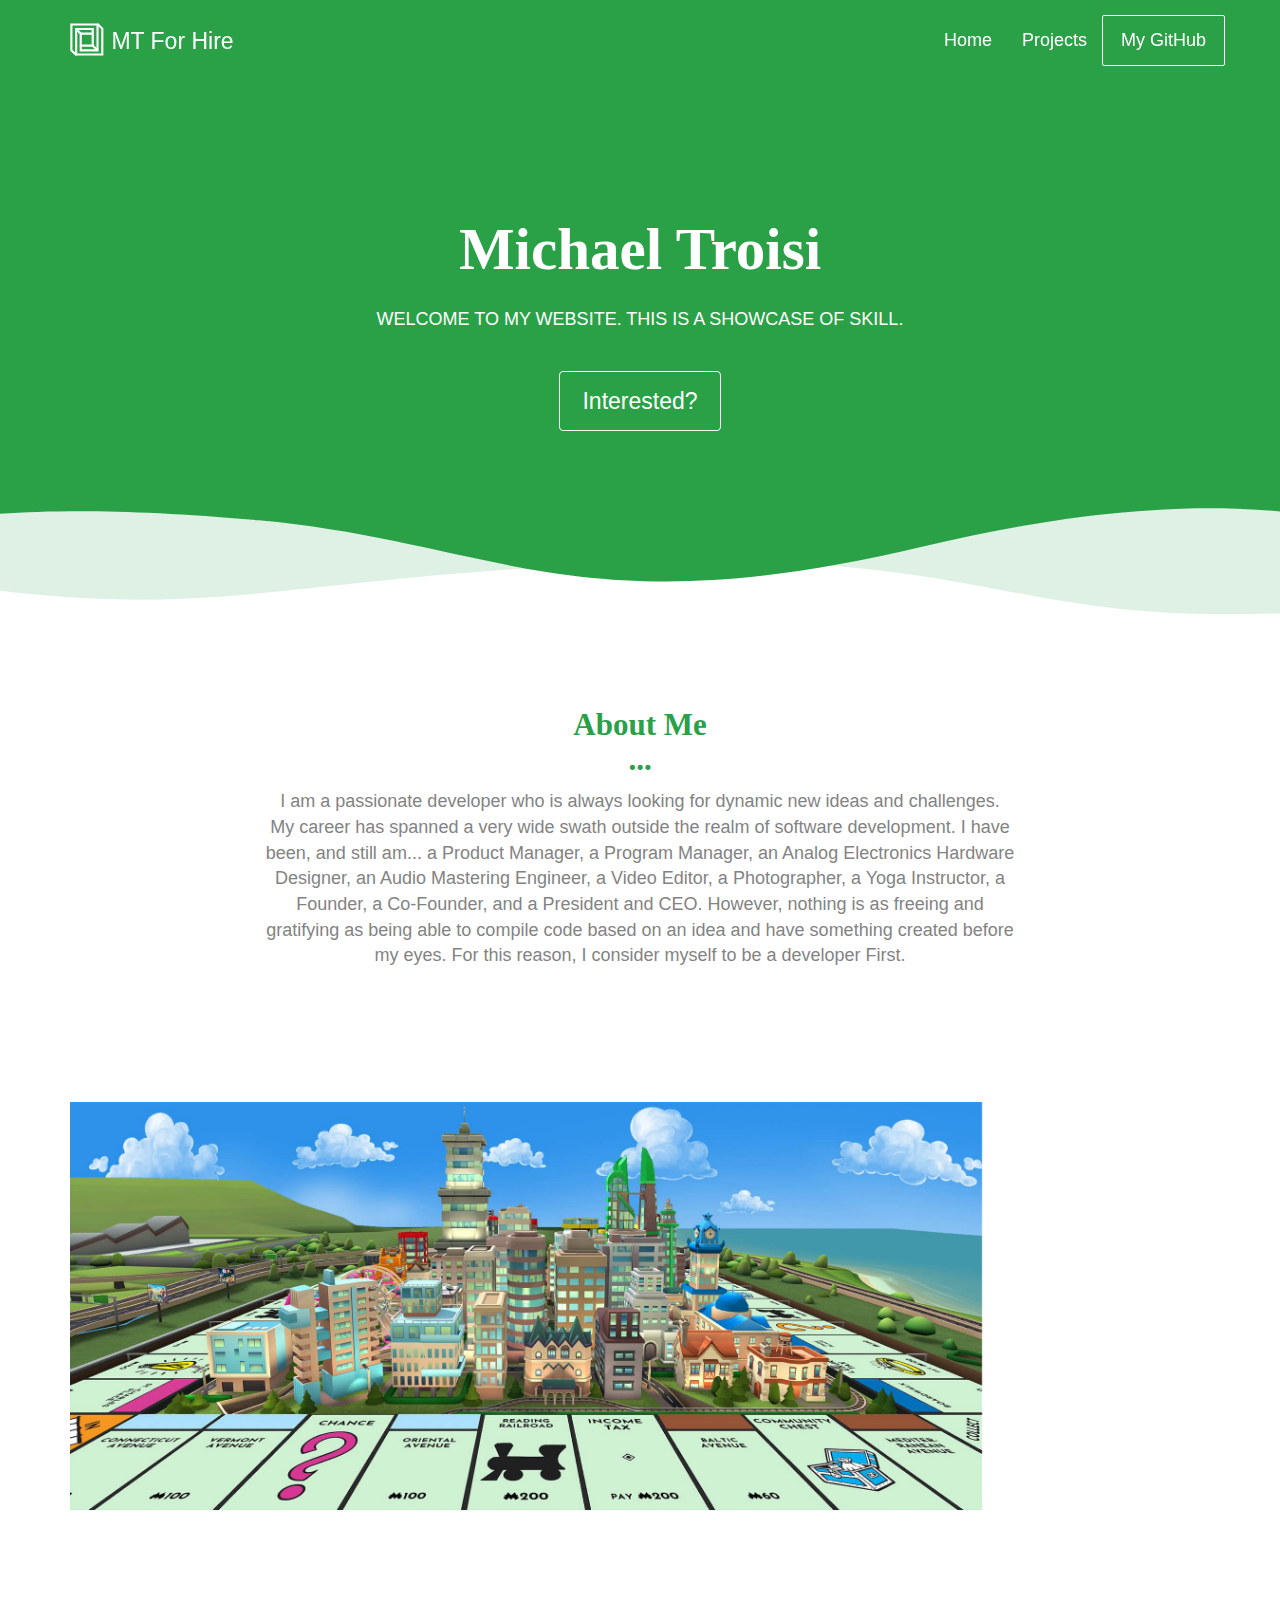
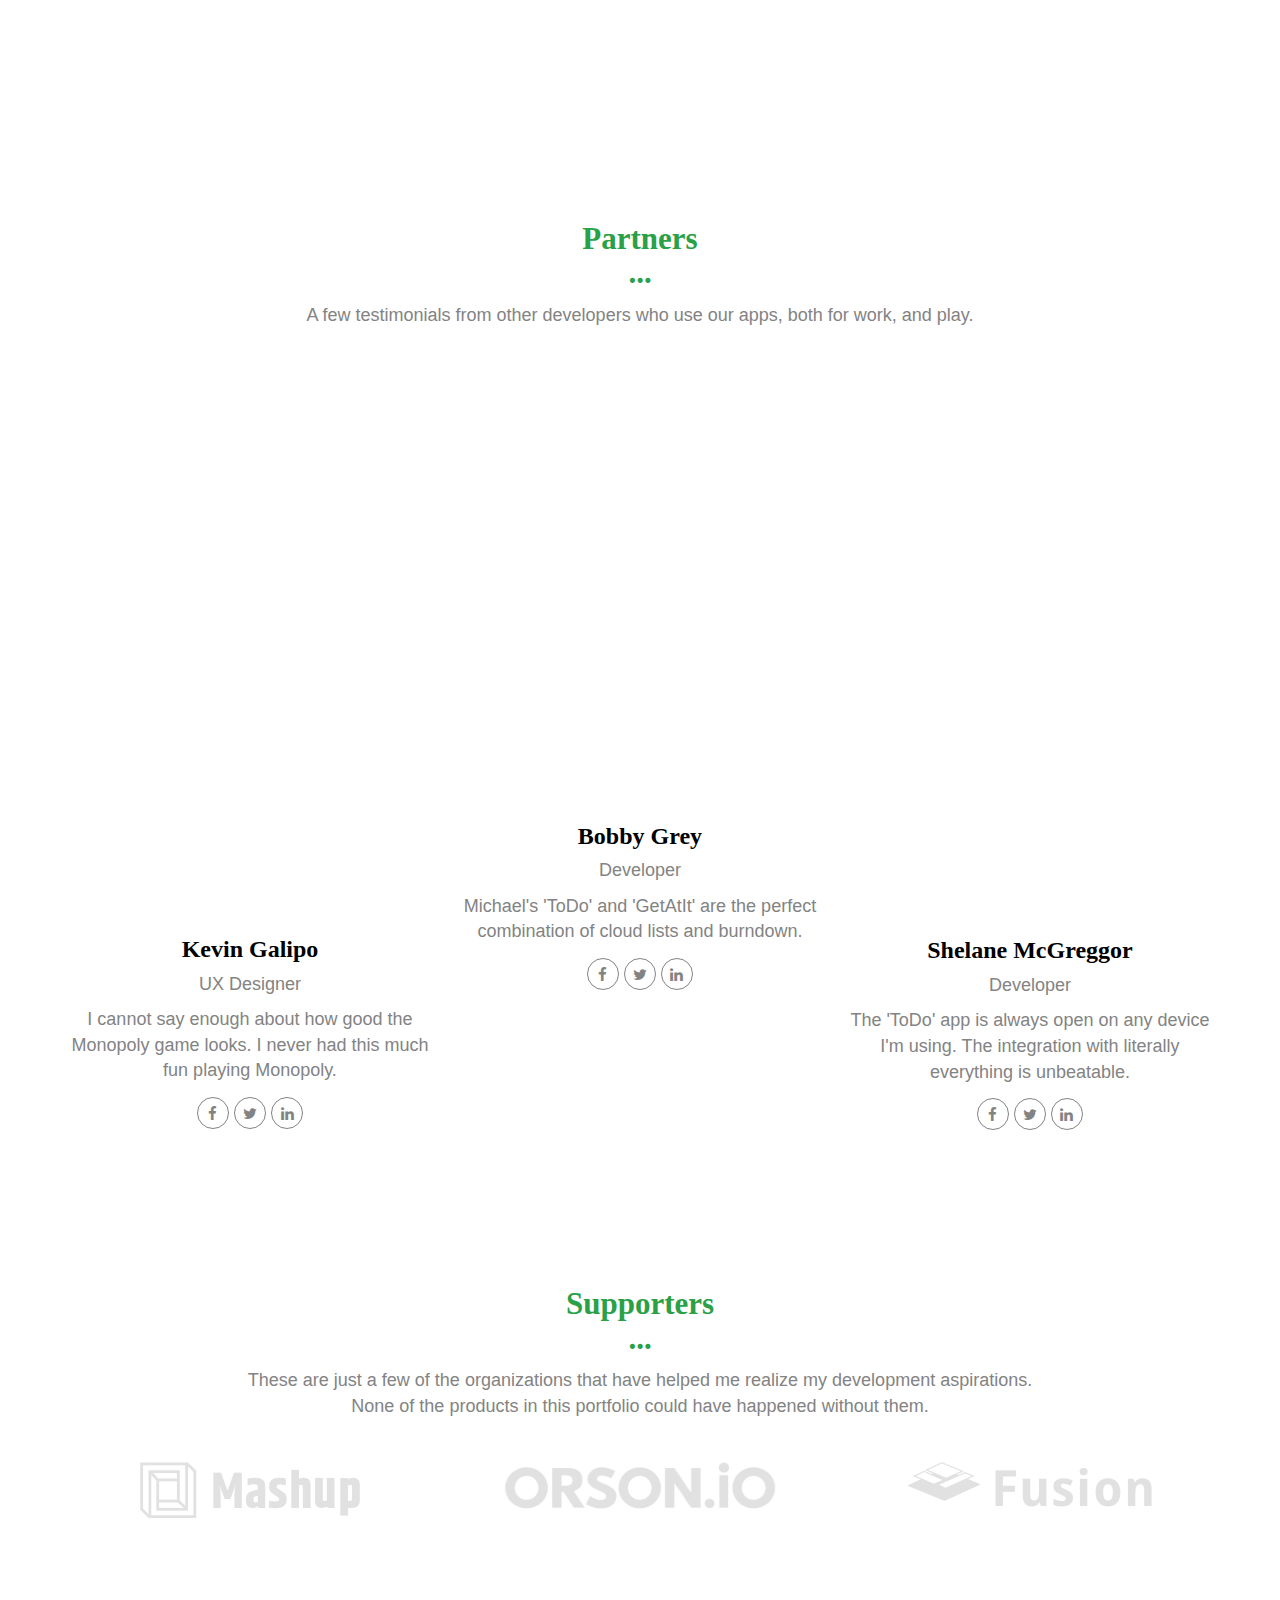
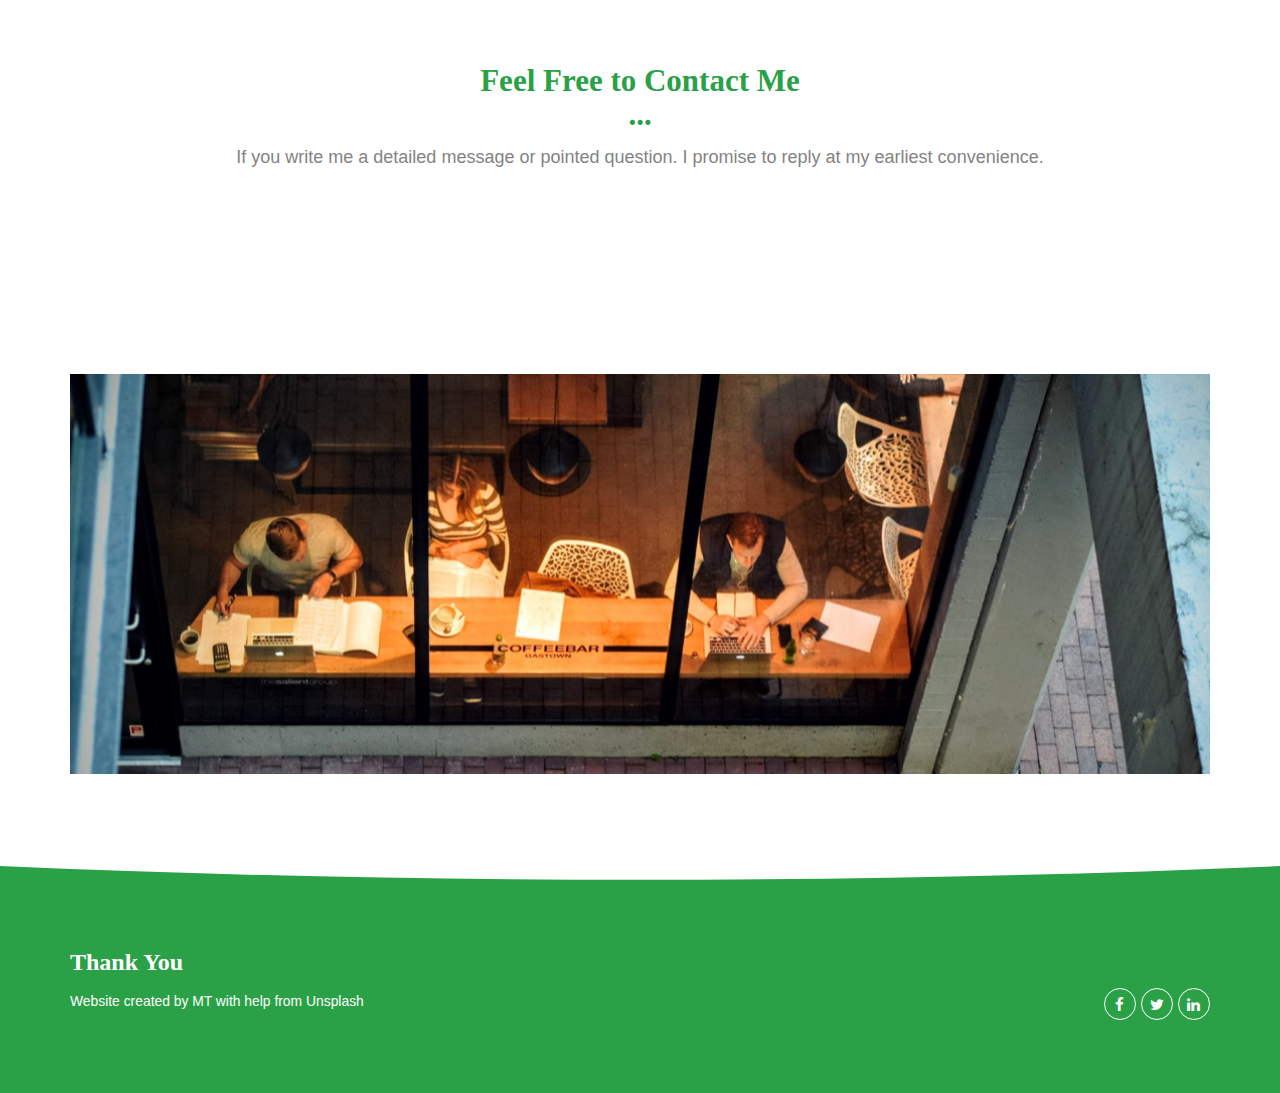
<file: index.html>
<!DOCTYPE html>
<html lang="en">

<head>
  <meta charset="UTF-8">
  <meta content="IE=edge" http-equiv="X-UA-Compatible">
  <meta content="width=device-width,initial-scale=1" name="viewport">
  <meta content="description" name="description">
  <meta name="google" content="notranslate" />
  <meta content="Mashup templates have been developped by Orson.io team" name="author">

  <!-- Disable tap highlight on IE -->
  <meta name="msapplication-tap-highlight" content="no">
  
  
  <link rel="apple-touch-icon" sizes="180x180" href="./assets/apple-icon-180x180.png">
  <link href="./assets/favicon.ico" rel="icon">

  <link href="" rel="stylesheet">


  <title>Michael Troisi</title>

<link href="./main.550dcf66.css" rel="stylesheet"></head>

<body> <!-- Add your content of header -->
<header>
  <nav class="navbar navbar-default active">
    <div class="container">
      <div class="navbar-header">
        <button type="button" class="navbar-toggle collapsed" data-toggle="collapse" data-target="#navbar-collapse" aria-expanded="false">
          <span class="sr-only">Toggle navigation</span>
          <span class="icon-bar"></span>
          <span class="icon-bar"></span>
          <span class="icon-bar"></span>
        </button>
        <a class="navbar-brand" href="./index.html" title="">
          <img src="./assets/images/mashup-icon.svg" class="navbar-logo-img" alt="">
          MT For Hire
        </a>
      </div>

      <div class="collapse navbar-collapse" id="navbar-collapse">
        <ul class="nav navbar-nav navbar-right">
          <li><a href="./index.html" title="">Home</a></li>
          <li><a href="./project.html" title="">Projects</a></li>
          <li>
            <p>
              <a href="./components.html" class="btn btn-default navbar-btn" title="">My GitHub</a>
            </p>
          </li>

        </ul>
      </div> 
    </div>
  </nav>
</header>

<!-- Add your site or app content here -->
  <div class="hero-full-container background-image-container white-text-container">
    <div class="container">
      <div class="row">
        <div class="col-xs-12">
          <h1>Michael Troisi</h1>
          <p>WELCOME TO MY WEBSITE. THIS IS A SHOWCASE OF SKILL.</p>
          <br>
          <a href="./project.html" class="btn btn-default btn-lg" title="">Interested?</a>
        </div>
      </div>
    </div>
  </div>

  <div class="section-container">
    <div class="container">
      <div class="row">
        <div class="col-xs-12 col-md-8 col-md-offset-2">
          <div class="text-center">
            <h2>About Me</h2>
            <p>I am a passionate developer who is always looking for dynamic new ideas and challenges. 
            <br>
            My career has spanned a very wide swath outside the realm of software development. I have been, and still am... a Product Manager, a Program Manager, an Analog Electronics Hardware Designer, an Audio Mastering Engineer, a Video Editor, a Photographer, a Yoga Instructor, a Founder, a Co-Founder, and a President and CEO. However, nothing is as freeing and gratifying as being able to compile code based on an idea and have something created before my eyes. For this reason, I consider myself to be a developer First.  </p>
          </div>
       </div>
      </div>
    </div>
  </div>

  <div class="section-container">
    <div class="container">
      <div class="row">      
          <div class="col-xs-12">


            <div id="carousel-example-generic" class="carousel carousel-fade slide" data-ride="carousel">
                
                <div class="carousel-inner" role="listbox">

                    <div class="item active">
                        <img class="img-responsive" src="./assets/images/img-06.jpg" alt="First slide">
                        <div class="carousel-caption card-shadow reveal">
                          
                          <h3>Games</h3>
                          <a class="left carousel-control" href="#carousel-example-generic" role="button" data-slide="prev">
                            <i class="fa fa-chevron-left" aria-hidden="true"></i>
                            <span class="sr-only">Previous</span>
                          </a>
                          <a class="right carousel-control" href="#carousel-example-generic" role="button" data-slide="next">
                            <i class="fa fa-chevron-right" aria-hidden="true"></i>
                            <span class="sr-only">Next</span>
                          </a>
                          <p>
                            For some reason, the board game "Monopoly" has developed a bad rep over years and years. Some attribute this to it being boring, or dull, while others claim we've been playing it wrong! One thing is for sure, it is much more fun playing it online.
                          </p>
                          
                          <p>
                            We have developed an online social-based Monopoly game that is tons of fun. Invite your friends and play on your phones or your browser.
                          </p>
                          <a href="./project.html" class="btn btn-primary" title="">
                            Check It Out
                          </a>
                        </div>
                    </div>
                    <div class="item">
                        <img class="img-responsive" src="./assets/images/img-07b.jpg" alt="First slide">
                        <div class="carousel-caption card-shadow reveal">

                          <h3>Productivity</h3>
                            <a class="left carousel-control" href="#carousel-example-generic" role="button" data-slide="prev">
                              <i class="fa fa-chevron-left" aria-hidden="true"></i>
                              <span class="sr-only">Previous</span>
                            </a>
                            <a class="right carousel-control" href="#carousel-example-generic" role="button" data-slide="next">
                              <i class="fa fa-chevron-right" aria-hidden="true"></i>
                              <span class="sr-only">Next</span>
                            </a>
                          <p>
                            Playing games is always fun, and making games to play is even more fun, but in order to have fun making games we need to be very productive. Exploring and creating new applications that foster productivity is a passion of mine.
                          </p>
                          
                          <p>
                            I design clean, streamlined, lightweight productivity apps that are useful more often than un-useful. Try them right in the browser, no registration required.
                          </p>
                          <a href="./project.html" class="btn btn-primary" title="">
                            Productify
                          </a>
                        </div>
                    </div>
                </div>
               
            </div>

           
          </div>
          
        </div>  
      
    </div>
  </div>

  <div class="section-container">
    <div class="container text-center">
      <div class="row section-container-spacer">
        <div class="col-xs-12 col-md-12">
          <h2>Partners</h2>
          <p>A few testimonials from other developers who use our apps, both for work, and play.</p>
        </div>  
      </div>
      <div class="row">
        <div class="col-xs-12 col-md-4">
          <img src="./assets/images/profil-01.jpg" alt="" class="reveal img-responsive reveal-content image-center">
          <h3>Kevin Galipo</h3>
          <h4>UX Designer</h4>
          <p>I cannot say enough about how good the Monopoly game looks. I never had this much fun playing Monopoly.</p>
          <p>
            <a href="https://facebook.com/" class="social-round-icon fa-icon" title="">
              <i class="fa fa-facebook" aria-hidden="true"></i>
            </a>
            <a href="https://twitter.com/" class="social-round-icon fa-icon" title="">
              <i class="fa fa-twitter" aria-hidden="true"></i>
            </a>
            <a href="https://www.linkedin.com/" class="social-round-icon fa-icon" title="">
              <i class="fa fa-linkedin" aria-hidden="true"></i>
            </a>
          </p>
        </div>
       
        <div class="col-xs-12 col-md-4">
          <img src="./assets/images/profil-02.jpg" alt="" class="reveal img-responsive reveal-content image-center">
          <h3>Bobby Grey</h3>
          <h4>Developer</h4>
          <p>Michael's 'ToDo' and 'GetAtIt' are the perfect combination of cloud lists and burndown.</p>
          <p>
            <a href="https://facebook.com/" class="social-round-icon fa-icon" title="">
              <i class="fa fa-facebook" aria-hidden="true"></i>
            </a>
            <a href="https://twitter.com/" class="social-round-icon fa-icon" title="">
              <i class="fa fa-twitter" aria-hidden="true"></i>
            </a>
            <a href="https://www.linkedin.com/" class="social-round-icon fa-icon" title="">
              <i class="fa fa-linkedin" aria-hidden="true"></i>
            </a>
          </p>
        </div>
        <div class="col-xs-12 col-md-4">
          <img src="./assets/images/profil-03.jpg" alt="" class="reveal img-responsive reveal-content image-center">
          <h3>Shelane McGreggor</h3>
          <h4>Developer</h4>
          <p>The 'ToDo' app is always open on any device I'm using. The integration with literally everything is unbeatable.</p>
          <p>
            <a href="https://facebook.com/" class="social-round-icon fa-icon" title="">
              <i class="fa fa-facebook" aria-hidden="true"></i>
            </a>
            <a href="https://twitter.com/" class="social-round-icon fa-icon" title="">
              <i class="fa fa-twitter" aria-hidden="true"></i>
            </a>
            <a href="https://www.linkedin.com/" class="social-round-icon fa-icon" title="">
              <i class="fa fa-linkedin" aria-hidden="true"></i>
            </a>
          </p>
        </div>
      </div>
    </div>
  </div>

  <div class="section-container">
    <div class="container text-center">
      <div class="row section-container-spacer">
        <div class="col-xs-12 col-md-12">
          <h2 class="text-center">Supporters</h2>
          <p>These are just a few of the organizations that have helped me realize my development aspirations. <br>None of the products in this portfolio could have happened without them.</p>
        </div>  
      </div>
      <div class="row">
        <div class="col-xs-12 col-md-4">
          <a href="http://www.mashup-template.com/"><img src="./assets/images/logo-01.png" alt="" class="img-responsive reveal-content image-center">
          </a>
        </div>
       
        <div class="col-xs-12 col-md-4">
          <a href="https://fr.orson.io/"><img src="./assets/images/logo-02.png" alt="" class="img-responsive reveal-content image-center">
          </a>
        </div>
        <div class="col-xs-12 col-md-4">
          <img src="./assets/images/logo-03.png" alt="" class="img-responsive reveal-content image-center">
        </div>
      </div>
    </div>
  </div>
 
 
  <div class="section-container contact-container">
    <div class="container">
      <div class="row">
        <div class="col-xs-12 col-md-12">
          <div class="section-container-spacer">
            <h2 class="text-center">Feel Free to Contact Me</h2>
            <p class="text-center">If you write me a detailed message or pointed question. I promise to reply at my earliest convenience.</p>
          </div>
          <div class="card-container">
            <div class="card card-shadow col-xs-10 col-xs-offset-1 col-md-8 col-md-offset-2 reveal">
              <form action="" class="reveal-content">
                <div class="row">
                  <div class="col-md-7">
                    <div class="form-group">
                      <input type="email" class="form-control" id="email" placeholder="Email">
                    </div>
                    <div class="form-group">
                      <input type="text" class="form-control" id="subject" placeholder="Subject">
                    </div>
                    <div class="form-group">
                      <textarea class="form-control" rows="3" placeholder="Enter your message"></textarea>
                    </div>
                    <button type="submit" class="btn btn-primary">Send</button>
                  </div>
                  <!-- <div class="col-md-5">
                    <ul class="list-unstyled address-container">
                      <li>
                        <span class="fa-icon">
                          <i class="fa fa-phone" aria-hidden="true"></i>
                        </span>
                        + 33 9 07 45 12 65
                      </li>
                      <li>
                        <span class="fa-icon">
                          <i class="fa fa fa-map-o" aria-hidden="true"></i>
                        </span>
                        42 rue Moulbert 75016 Paris
                      </li>
                    </ul>
                  </div> -->
                </div>
              </form>
            </div>
            <div class="card-image col-xs-12" style="background-image: url('/assets/images/img-01.jpg')">
            </div>
          </div>
        </div>  
      </div>
    </div>
  </div>

<script>
  document.addEventListener("DOMContentLoaded", function (event) {
    navbarFixedTopAnimation();
  });
</script>

<footer class="footer-container white-text-container">
  <div class="container">
    <div class="row">

     
      <div class="col-xs-12">
        <h3>Thank You</h3>

        <div class="row">
          <div class="col-xs-12 col-sm-7">
            <p><small>Website created by <a href="http://www.mashup-template.com/" title="Create website with free html template">MT</a> with help from <a href="https://www.unsplash.com/" title="Beautiful Free Images">Unsplash</a></small>
            </p>
          </div>
          <div class="col-xs-12 col-sm-5">
            <p class="text-right">
              <a href="https://facebook.com/" class="social-round-icon white-round-icon fa-icon" title="">
                <i class="fa fa-facebook" aria-hidden="true"></i>
              </a>
              <a href="https://twitter.com/" class="social-round-icon white-round-icon fa-icon" title="">
                <i class="fa fa-twitter" aria-hidden="true"></i>
              </a>
              <a href="https://www.linkedin.com/" class="social-round-icon white-round-icon fa-icon" title="">
                <i class="fa fa-linkedin" aria-hidden="true"></i>
              </a>
            </p>
          </div>
        </div>
        
        
      </div>
    </div>
  </div>
</footer>

<script>
  document.addEventListener("DOMContentLoaded", function (event) {
    navActivePage();
    scrollRevelation('.reveal');
  });
</script>

<!-- Google Analytics: change UA-XXXXX-X to be your site's ID 

<script>
  (function (i, s, o, g, r, a, m) {
    i['GoogleAnalyticsObject'] = r; i[r] = i[r] || function () {
      (i[r].q = i[r].q || []).push(arguments)
    }, i[r].l = 1 * new Date(); a = s.createElement(o),
      m = s.getElementsByTagName(o)[0]; a.async = 1; a.src = g; m.parentNode.insertBefore(a, m)
  })(window, document, 'script', '//www.google-analytics.com/analytics.js', 'ga');
  ga('create', 'UA-XXXXX-X', 'auto');
  ga('send', 'pageview');
</script>

--> <script type="text/javascript" src="./main.0cf8b554.js"></script></body>

</html>
</file>
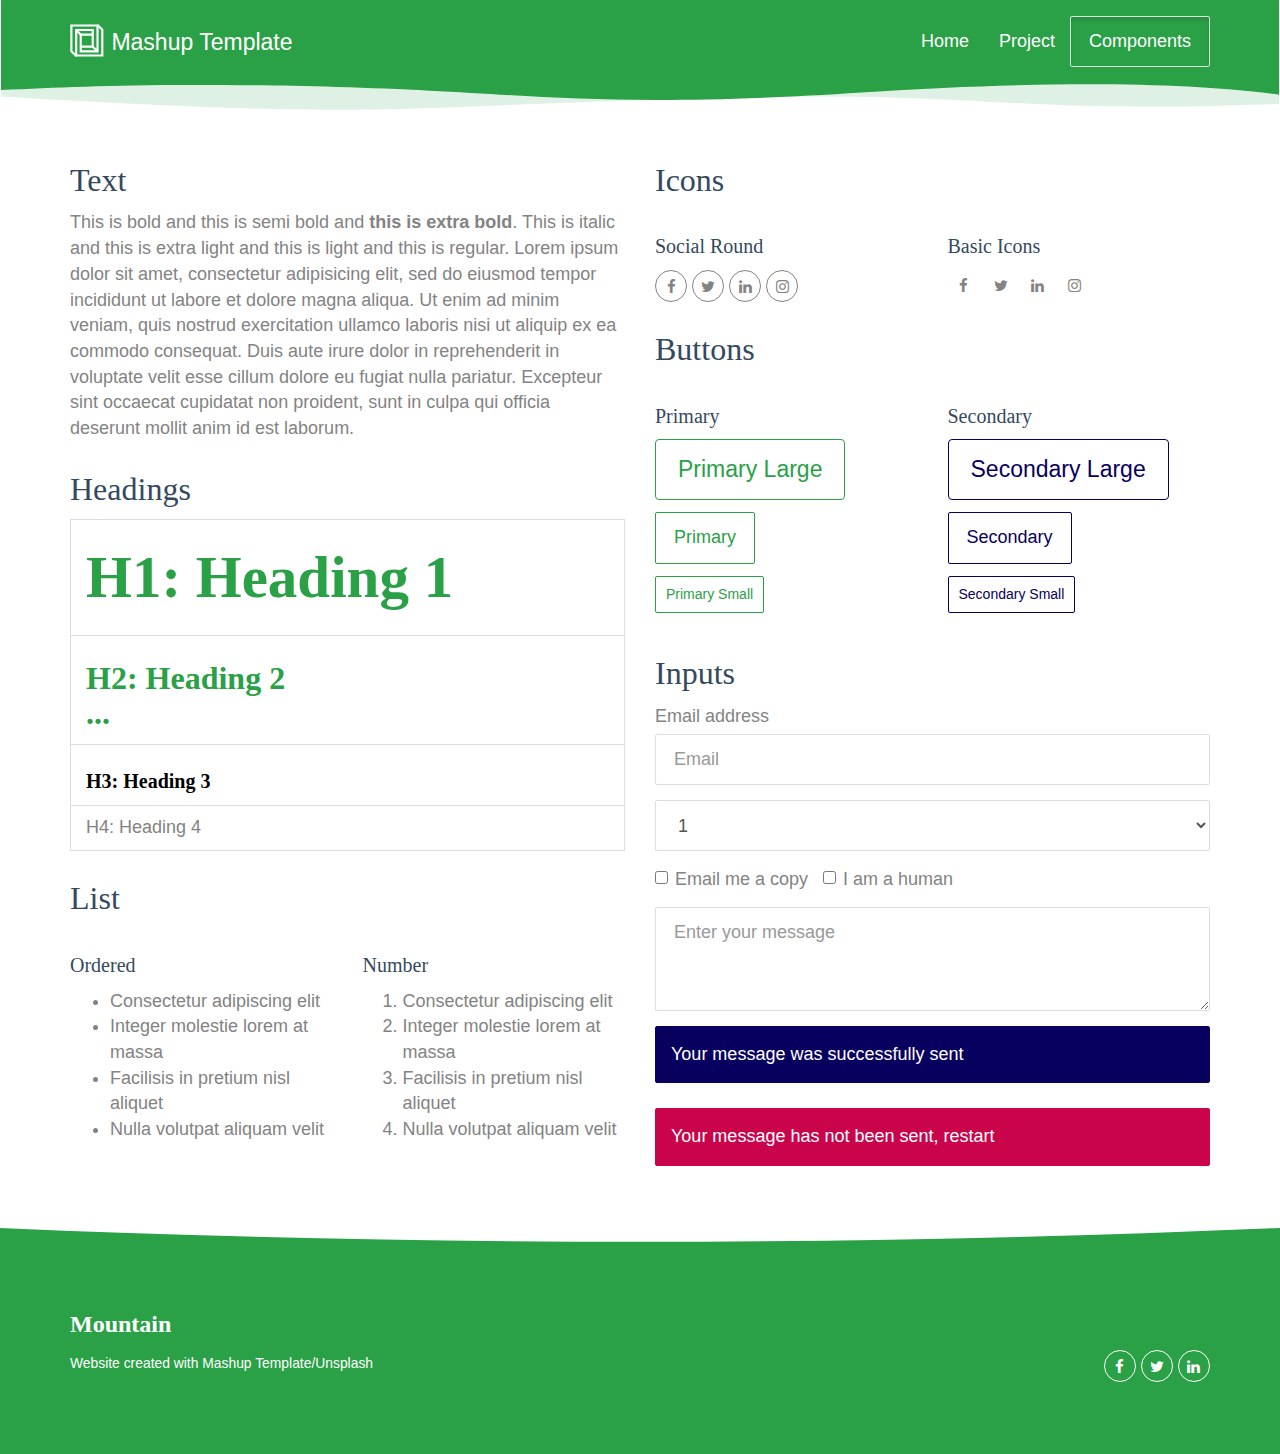
<file: components.html>
<!DOCTYPE html>
<html lang="en">

<head>
  <meta charset="UTF-8">
  <meta content="IE=edge" http-equiv="X-UA-Compatible">
  <meta content="width=device-width,initial-scale=1" name="viewport">
  <meta content="description" name="description">
  <meta name="google" content="notranslate" />
  <meta content="Mashup templates have been developped by Orson.io team" name="author">

  <!-- Disable tap highlight on IE -->
  <meta name="msapplication-tap-highlight" content="no">
  
  
  <link rel="apple-touch-icon" sizes="180x180" href="./assets/apple-icon-180x180.png">
  <link href="./assets/favicon.ico" rel="icon">

  <link href="" rel="stylesheet">


  <title>Title page</title>

<link href="./main.550dcf66.css" rel="stylesheet"></head>

<body> <!-- Add your content of header -->
<header>
  <nav class="navbar navbar-default active">
    <div class="container">
      <div class="navbar-header">
        <button type="button" class="navbar-toggle collapsed" data-toggle="collapse" data-target="#navbar-collapse" aria-expanded="false">
          <span class="sr-only">Toggle navigation</span>
          <span class="icon-bar"></span>
          <span class="icon-bar"></span>
          <span class="icon-bar"></span>
        </button>
        <a class="navbar-brand" href="./index.html" title="">
          <img src="./assets/images/mashup-icon.svg" class="navbar-logo-img" alt="">
          Mashup Template
        </a>
      </div>

      <div class="collapse navbar-collapse" id="navbar-collapse">
        <ul class="nav navbar-nav navbar-right">
          <li><a href="./index.html" title="">Home</a></li>
          <li><a href="./project.html" title="">Project</a></li>
          <li>
            <p>
              <a href="./components.html" class="btn btn-default navbar-btn" title="">Components</a>
            </p>
          </li>

        </ul>
      </div> 
    </div>
  </nav>
</header>

<!-- Add your site or app content here -->
  <div class="container">
    <div class="row">
      <div class="col-xs-12 col-md-6">

        <div class="template-example">
          <h2 class="template-title-example">Text</h2>
          <p>This is bold and this is semi bold and <b>this is extra bold</b>. This is italic and this is extra light and this is light
          and this is regular. Lorem ipsum dolor sit amet, consectetur adipisicing elit, sed do eiusmod
          tempor incididunt ut labore et dolore magna aliqua. Ut enim ad minim veniam,
          quis nostrud exercitation ullamco laboris nisi ut aliquip ex ea commodo
          consequat. Duis aute irure dolor in reprehenderit in voluptate velit esse
          cillum dolore eu fugiat nulla pariatur. Excepteur sint occaecat cupidatat non
          proident, sunt in culpa qui officia deserunt mollit anim id est laborum.
          </p>
        </div>

        <div class="template-example">
          <h2 class="template-title-example">Headings</h2>
          
          <table class="table table-bordered">
            <tr><td><h1>H1: Heading 1</h1></td></tr>
            <tr><td><h2>H2: Heading 2</h2></td></tr>
            <tr><td><h3>H3: Heading 3</h3></td></tr>
            <tr><td><h4>H4: Heading 4</h4></td></tr>
          </table>
        </div>

        <div class="template-example">
          <h2 class="template-title-example">List</h2>
          <div class="row">
            <div class="col-md-6">
              <h3 class="template-title-example">Ordered</h3>
              <ul>
                <li>Consectetur adipiscing elit</li>
                <li>Integer molestie lorem at massa</li>
                <li>Facilisis in pretium nisl aliquet</li>
                <li>Nulla volutpat aliquam velit</li>
              </ul>
            </div>
            <div class="col-md-6">
              <h3 class="template-title-example">Number</h3>
              <ol>
                <li>Consectetur adipiscing elit</li>
                <li>Integer molestie lorem at massa</li>
                <li>Facilisis in pretium nisl aliquet</li>
                <li>Nulla volutpat aliquam velit</li>
              </ol>
            </div>
          </div>
        </div>

        
      </div>

      <div class="col-xs-12 col-md-6">
        <div class="template-example">
          <h2 class="template-title-example">Icons</h2>
          
          <div class="row">
            <div class="col-md-6">
              <h3 class="template-title-example">Social Round</h2>
              <ul class="list-icons">
                <li>
                  <a href="" class="social-round-icon fa-icon">
                    <i class="fa fa-facebook"></i>
                  </a>
                </li>
                <li>
                  <a href="" class="social-round-icon fa-icon">
                    <i class="fa fa-twitter"></i>
                  </a>
                </li>
                <li>
                  <a href="" class="social-round-icon fa-icon">
                    <i class="fa fa-linkedin"></i>
                  </a>
                </li>
                <li>
                  <a href="" class="social-round-icon fa-icon">
                    <i class="fa fa-instagram"></i>
                  </a>
                </li>
              </ul>
            </div>
            <div class="col-md-6">
               <h3 class="template-title-example">Basic Icons</h2>
                <ul class="list-icons">
                  <li>
                    <span class="fa-icon">
                      <i class="fa fa-facebook"></i>
                    </span>
                  </li>
                  <li>
                    <span class="fa-icon">
                      <i class="fa fa-twitter"></i>
                    </span>
                  </li>
                  <li>
                    <span class="fa-icon">
                      <i class="fa fa-linkedin"></i>
                    </span>
                  </li>
                  <li>
                    <span class="fa-icon">
                      <i class="fa fa-instagram"></i>
                    </span>
                  </li>
                </ul>
            </div>

          </div>


          


        </div>

        <div class="template-example">
          <h2 class="template-title-example">Buttons</h2>
          <div class="row">
            <div class="col-md-6">
              <h3 class="template-title-example">Primary</h2>
              <div class="row">
                  <div class="col-md-6">
                  <p><a href="" class="btn btn-primary btn-lg">Primary Large</a></p>
                  <p><a href="" class="btn btn-primary">Primary </a></p>
                  <p><a href="" class="btn btn-primary btn-sm">Primary Small</a></p>
                </div>
              </div>

            </div>

            <div class="col-md-6">
              <h3 class="template-title-example">Secondary</h2>
              <div class="row">
                  <div class="col-md-6">
                  <p><a href="" class="btn btn-info btn-lg">Secondary Large</a></p>
                  <p><a href="" class="btn btn-info">Secondary </a></p>
                  <p><a href="" class="btn btn-info btn-sm">Secondary Small</a></p>
                </div>
              </div>
            </div>
          </div>
        </div>
        
        <div class="template-example">
          <h2 class="template-title-example">Inputs</h2>

            <div class="form-group">
              <label for="exampleInputEmail1">Email address</label>
              <input type="email" class="form-control" id="exampleInputEmail1" placeholder="Email">
            </div>

            <div class="form-group">
              <select class="form-control">
                <option>1</option>
                <option>2</option>
                <option>3</option>
                <option>4</option>
                <option>5</option>
              </select>
            </div>

            <div class="form-group">
              <label class="checkbox-inline">
                <input 
                type="checkbox" id="inlineCheckbox1" value="option1"> Email me a copy
              </label>
              <label class="checkbox-inline">
                <input type="checkbox" id="inlineCheckbox2" value="option2"> I am a human
              </label>
            </div>

            <div class="form-group">
              <textarea class="form-control" rows="3" placeholder="Enter your message"></textarea>
            </div>
            
            <div class="alert alert-success" role="alert">Your message was successfully sent</div>
            <div class="alert alert-danger" role="alert">Your message has not been sent, restart</div>
        </div>




      </div>
    </div>
  </div>

<footer class="footer-container white-text-container">
  <div class="container">
    <div class="row">

     
      <div class="col-xs-12">
        <h3>Mountain</h3>

        <div class="row">
          <div class="col-xs-12 col-sm-7">
            <p><small>Website created with <a href="http://www.mashup-template.com/" title="Create website with free html template">Mashup Template</a>/<a href="https://www.unsplash.com/" title="Beautiful Free Images">Unsplash</a></small>
            </p>
          </div>
          <div class="col-xs-12 col-sm-5">
            <p class="text-right">
              <a href="https://facebook.com/" class="social-round-icon white-round-icon fa-icon" title="">
                <i class="fa fa-facebook" aria-hidden="true"></i>
              </a>
              <a href="https://twitter.com/" class="social-round-icon white-round-icon fa-icon" title="">
                <i class="fa fa-twitter" aria-hidden="true"></i>
              </a>
              <a href="https://www.linkedin.com/" class="social-round-icon white-round-icon fa-icon" title="">
                <i class="fa fa-linkedin" aria-hidden="true"></i>
              </a>
            </p>
          </div>
        </div>
        
        
      </div>
    </div>
  </div>
</footer>

<script>
  document.addEventListener("DOMContentLoaded", function (event) {
    navActivePage();
    scrollRevelation('.reveal');
  });
</script>

<!-- Google Analytics: change UA-XXXXX-X to be your site's ID 

<script>
  (function (i, s, o, g, r, a, m) {
    i['GoogleAnalyticsObject'] = r; i[r] = i[r] || function () {
      (i[r].q = i[r].q || []).push(arguments)
    }, i[r].l = 1 * new Date(); a = s.createElement(o),
      m = s.getElementsByTagName(o)[0]; a.async = 1; a.src = g; m.parentNode.insertBefore(a, m)
  })(window, document, 'script', '//www.google-analytics.com/analytics.js', 'ga');
  ga('create', 'UA-XXXXX-X', 'auto');
  ga('send', 'pageview');
</script>

--> <script type="text/javascript" src="./main.0cf8b554.js"></script></body>

</html>
</file>
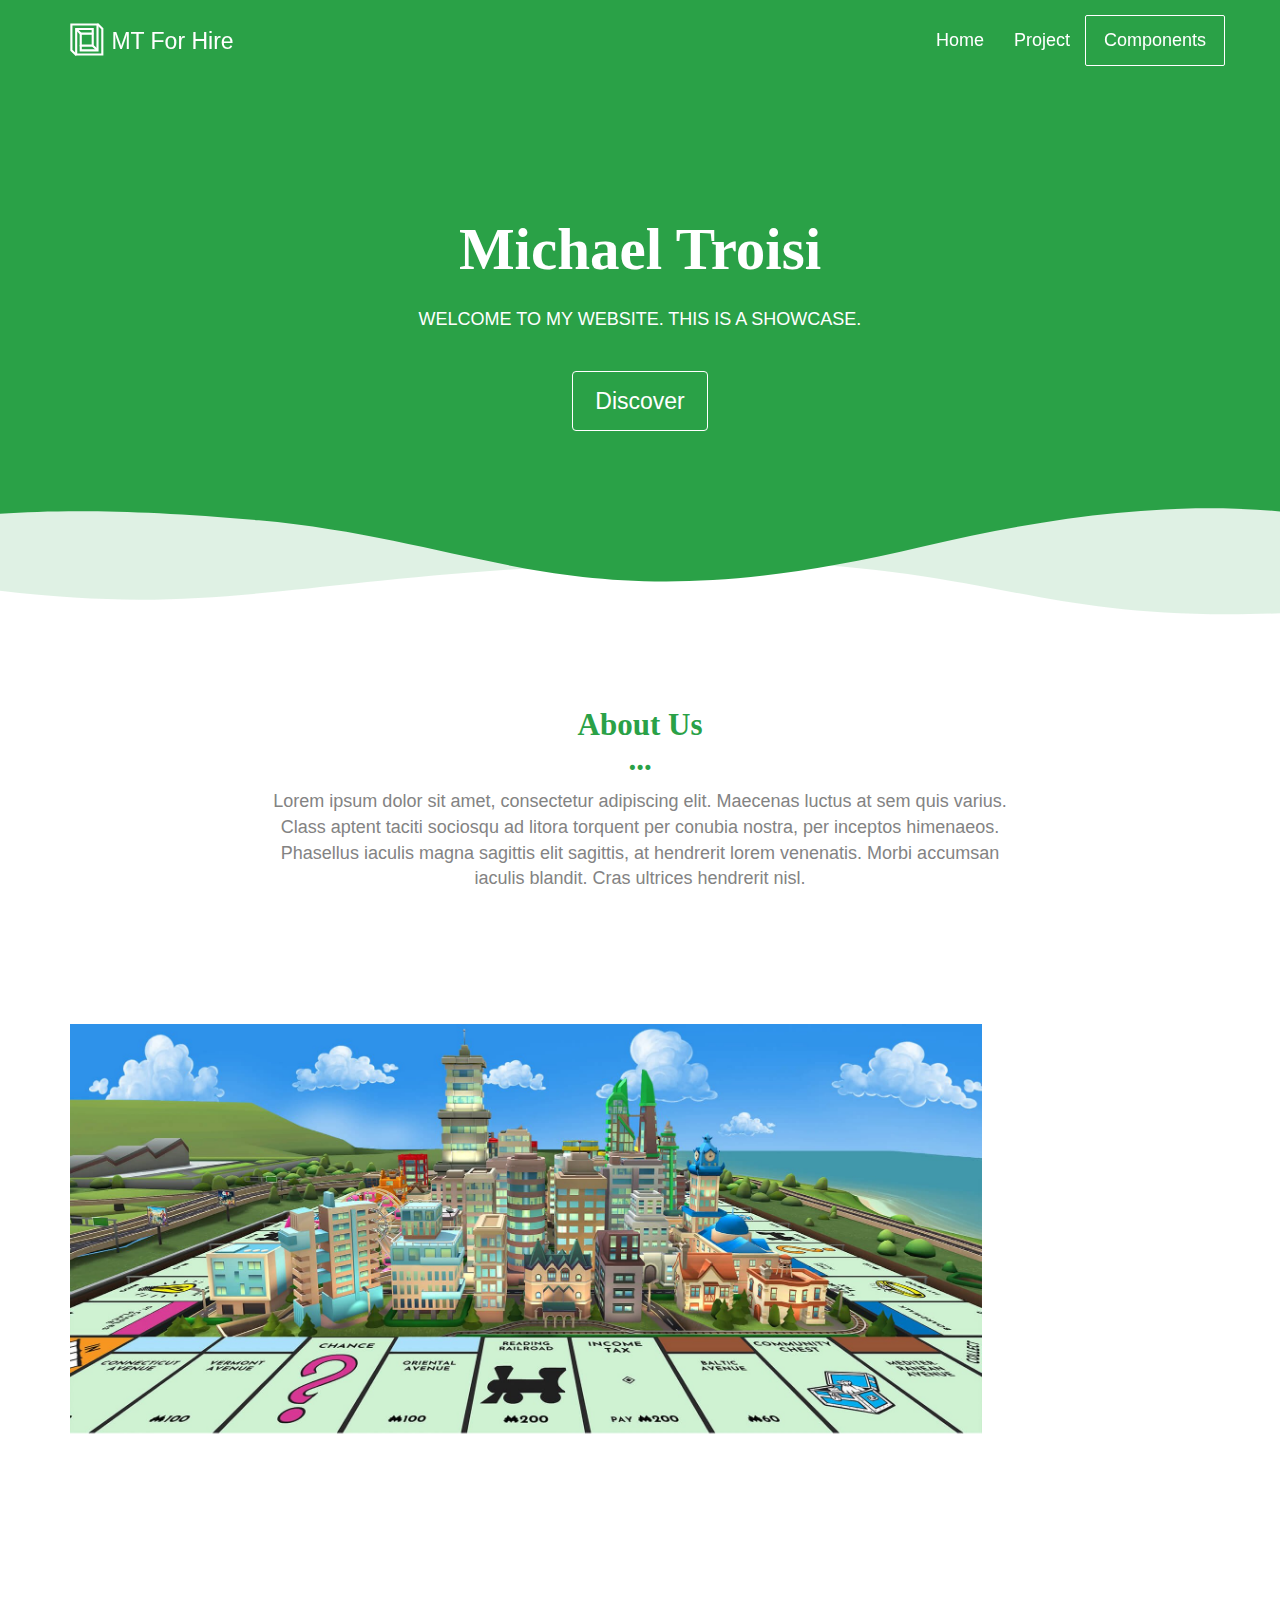
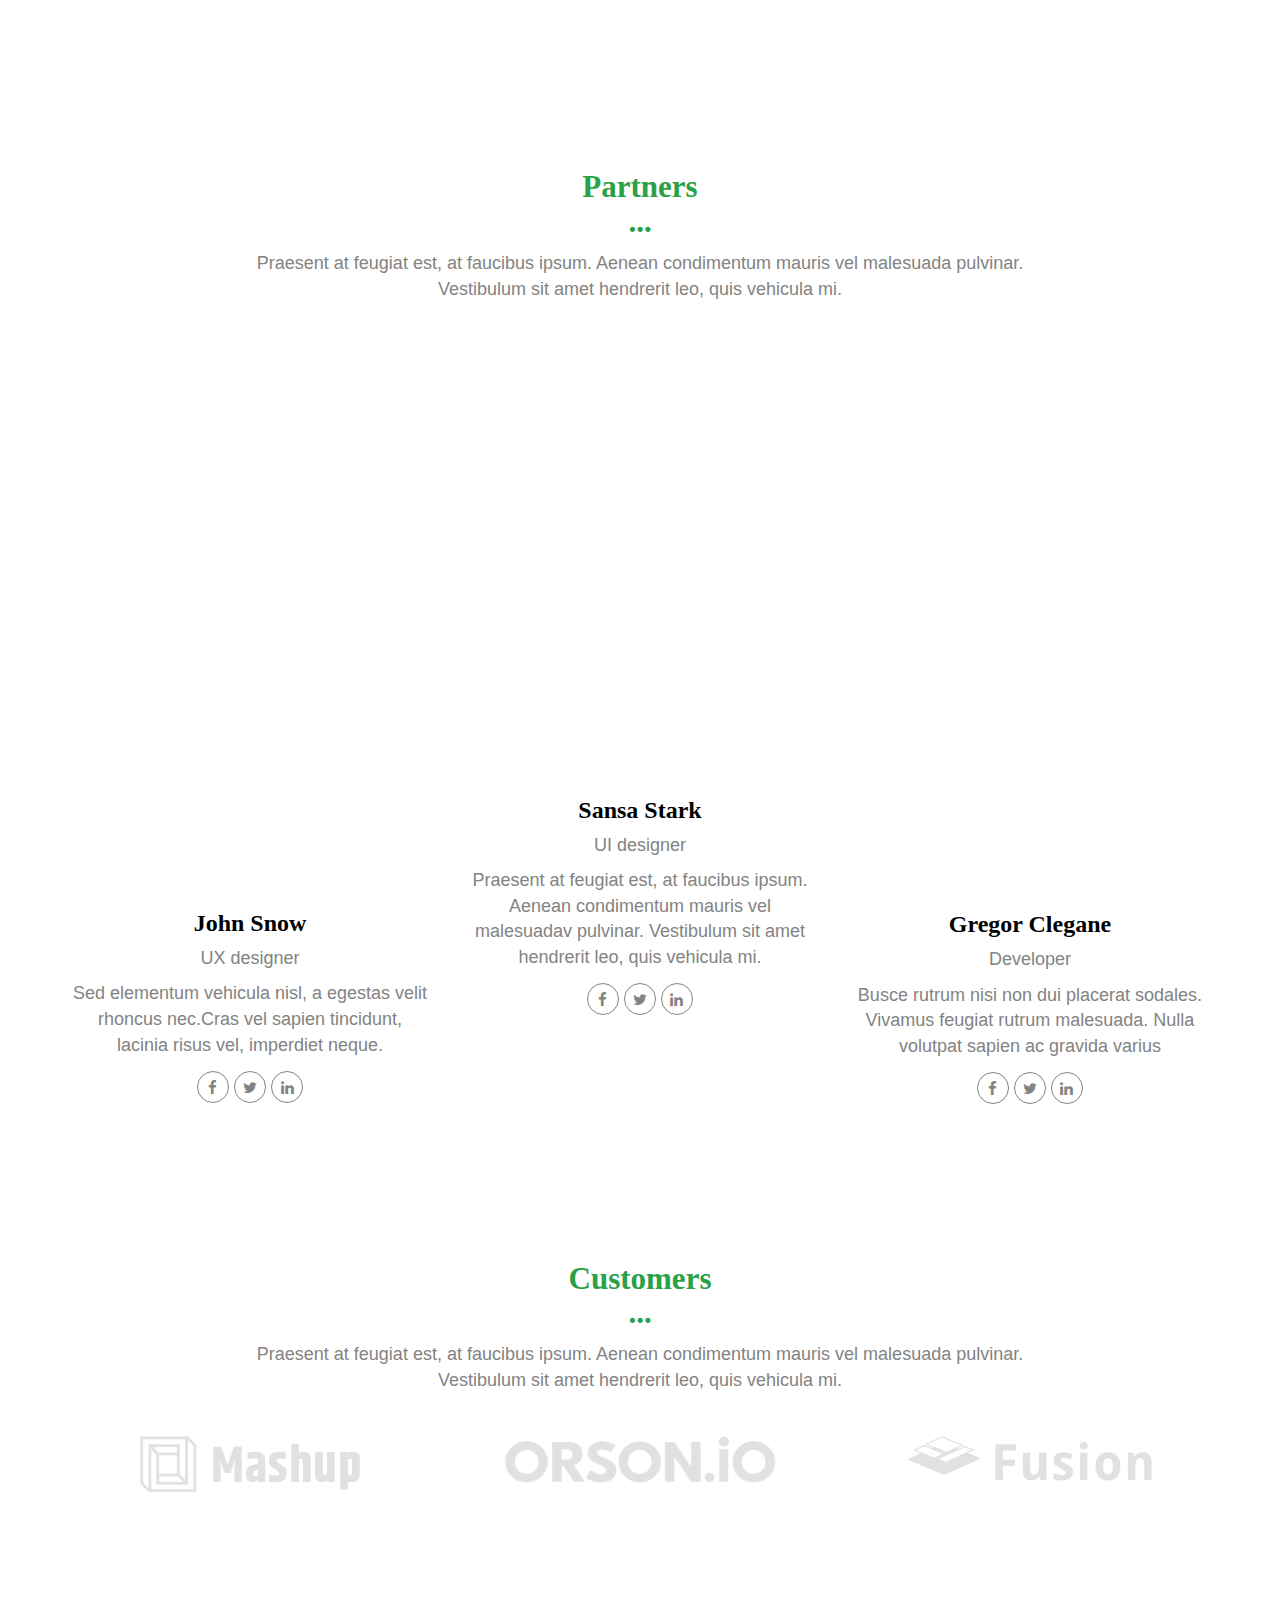
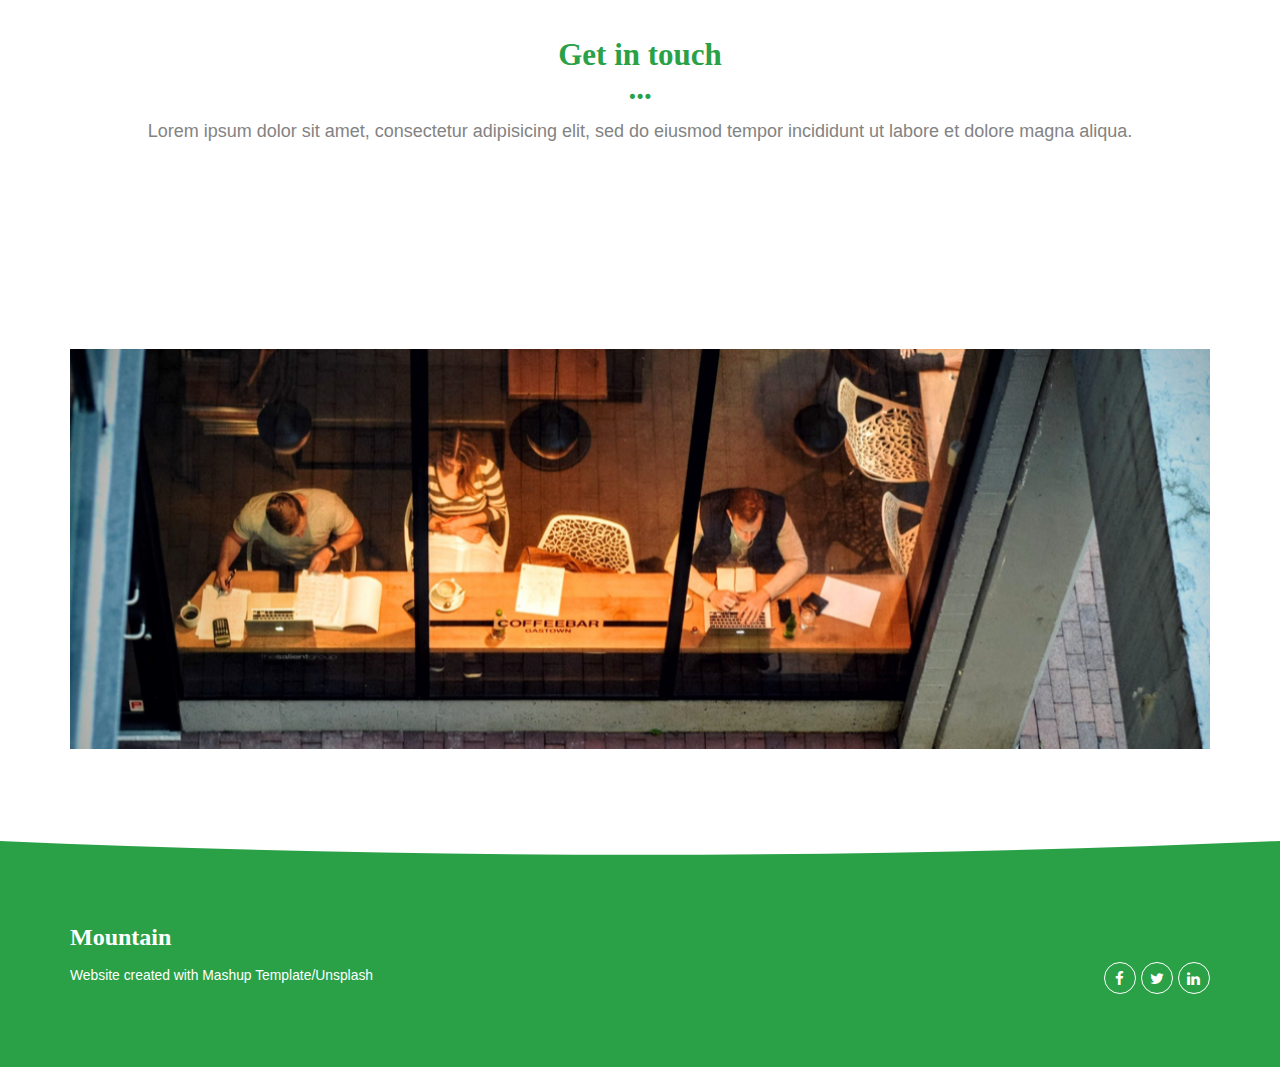
<file: index2.html>
<!DOCTYPE html>
<html lang="en">

<head>
  <meta charset="UTF-8">
  <meta content="IE=edge" http-equiv="X-UA-Compatible">
  <meta content="width=device-width,initial-scale=1" name="viewport">
  <meta content="description" name="description">
  <meta name="google" content="notranslate" />
  <meta content="Mashup templates have been developped by Orson.io team" name="author">

  <!-- Disable tap highlight on IE -->
  <meta name="msapplication-tap-highlight" content="no">
  
  
  <link rel="apple-touch-icon" sizes="180x180" href="./assets/apple-icon-180x180.png">
  <link href="./assets/favicon.ico" rel="icon">

  <link href="" rel="stylesheet">


  <title>Title page</title>

<link href="./main.550dcf66.css" rel="stylesheet"></head>

<body> <!-- Add your content of header -->
<header>
  <nav class="navbar navbar-default active">
    <div class="container">
      <div class="navbar-header">
        <button type="button" class="navbar-toggle collapsed" data-toggle="collapse" data-target="#navbar-collapse" aria-expanded="false">
          <span class="sr-only">Toggle navigation</span>
          <span class="icon-bar"></span>
          <span class="icon-bar"></span>
          <span class="icon-bar"></span>
        </button>
        <a class="navbar-brand" href="./index.html" title="">
          <img src="./assets/images/mashup-icon.svg" class="navbar-logo-img" alt="">
          MT For Hire
        </a>
      </div>

      <div class="collapse navbar-collapse" id="navbar-collapse">
        <ul class="nav navbar-nav navbar-right">
          <li><a href="./index.html" title="">Home</a></li>
          <li><a href="./project.html" title="">Project</a></li>
          <li>
            <p>
              <a href="./components.html" class="btn btn-default navbar-btn" title="">Components</a>
            </p>
          </li>

        </ul>
      </div> 
    </div>
  </nav>
</header>

<!-- Add your site or app content here -->
  <div class="hero-full-container background-image-container white-text-container">
    <div class="container">
      <div class="row">
        <div class="col-xs-12">
          <h1>Michael Troisi</h1>
          <p>WELCOME TO MY WEBSITE. THIS IS A SHOWCASE.</p>
          <br>
          <a href="./project.html" class="btn btn-default btn-lg" title="">Discover</a>
        </div>
      </div>
    </div>
  </div>

  <div class="section-container">
    <div class="container">
      <div class="row">
        <div class="col-xs-12 col-md-8 col-md-offset-2">
          <div class="text-center">
            <h2>About Us</h2>
            <p>Lorem ipsum dolor sit amet, consectetur adipiscing elit. Maecenas luctus at sem quis varius. 
            <br>
            Class aptent taciti sociosqu ad litora torquent per conubia nostra, per inceptos himenaeos. Phasellus iaculis magna sagittis elit sagittis, at hendrerit lorem venenatis. Morbi accumsan iaculis blandit. Cras ultrices hendrerit nisl.</p>
          </div>
       </div>
      </div>
    </div>
  </div>

  <div class="section-container">
    <div class="container">
      <div class="row">      
          <div class="col-xs-12">


            <div id="carousel-example-generic" class="carousel carousel-fade slide" data-ride="carousel">
                
                <div class="carousel-inner" role="listbox">

                    <div class="item active">
                        <img class="img-responsive" src="./assets/images/img-06.jpg" alt="First slide">
                        <div class="carousel-caption card-shadow reveal">
                          
                          <h3>Moon</h3>
                          <a class="left carousel-control" href="#carousel-example-generic" role="button" data-slide="prev">
                            <i class="fa fa-chevron-left" aria-hidden="true"></i>
                            <span class="sr-only">Previous</span>
                          </a>
                          <a class="right carousel-control" href="#carousel-example-generic" role="button" data-slide="next">
                            <i class="fa fa-chevron-right" aria-hidden="true"></i>
                            <span class="sr-only">Next</span>
                          </a>
                          <p>
                            Sed id tellus in risus pre
                            tium imperdiet eu lobortis dolor. Sed pellentesque, urna ac viverra lacinia, erat mauris venenatis purus, mollis egestas urna purus ac ex.
                            Aenean nunc sem, lobortis at elit non, lobortis laoreet nibh. Maecenas at mi ipsum.
                          </p>
                          
                          <p>
                            Quisque tempor, ligula pharetra luctus elementum, arcu nisl suscipit ante, pharetra commodo dui est et enim. Sed eu vestibulum elit. Donec ut libero non.
                          </p>
                          <a href="./project.html" class="btn btn-primary" title="">
                            Discover
                          </a>
                        </div>
                    </div>
                    <div class="item">
                        <img class="img-responsive" src="./assets/images/img-07.jpg" alt="First slide">
                        <div class="carousel-caption card-shadow reveal">

                          <h3>Lbortis</h3>
                            <a class="left carousel-control" href="#carousel-example-generic" role="button" data-slide="prev">
                              <i class="fa fa-chevron-left" aria-hidden="true"></i>
                              <span class="sr-only">Previous</span>
                            </a>
                            <a class="right carousel-control" href="#carousel-example-generic" role="button" data-slide="next">
                              <i class="fa fa-chevron-right" aria-hidden="true"></i>
                              <span class="sr-only">Next</span>
                            </a>
                          <p>
                            Pre id tellus in risus pre
                            tium imperdiet eu lobortis dolor. Sed pellentesque, urna ac viverra lacinia, erat mauris venenatis purus, mollis egestas urna purus ac ex.
                            Aenean nunc sem, lobortis at elit non, lobortis laoreet nibh. Maecenas at mi ipsum.
                          </p>
                          
                          <p>
                            Quisque tempor, ligula pharetra luctus elementum, arcu nisl suscipit ante, pharetra commodo dui est et enim. Sed eu vestibulum elit. Donec ut libero non.
                          </p>
                          <a href="./project.html" class="btn btn-primary" title="">
                            Discover
                          </a>
                        </div>
                    </div>
                </div>
               
            </div>

           
          </div>
          
        </div>  
      
    </div>
  </div>

  <div class="section-container">
    <div class="container text-center">
      <div class="row section-container-spacer">
        <div class="col-xs-12 col-md-12">
          <h2>Partners</h2>
          <p>Praesent at feugiat est, at faucibus ipsum. Aenean condimentum mauris vel malesuada pulvinar. <br>Vestibulum sit amet hendrerit leo, quis vehicula mi.</p>
        </div>  
      </div>
      <div class="row">
        <div class="col-xs-12 col-md-4">
          <img src="./assets/images/profil-01.jpg" alt="" class="reveal img-responsive reveal-content image-center">
          <h3>John Snow</h3>
          <h4>UX designer</h4>
          <p>Sed elementum vehicula nisl, a egestas velit rhoncus nec.Cras vel sapien tincidunt, lacinia risus vel, imperdiet neque.</p>
          <p>
            <a href="https://facebook.com/" class="social-round-icon fa-icon" title="">
              <i class="fa fa-facebook" aria-hidden="true"></i>
            </a>
            <a href="https://twitter.com/" class="social-round-icon fa-icon" title="">
              <i class="fa fa-twitter" aria-hidden="true"></i>
            </a>
            <a href="https://www.linkedin.com/" class="social-round-icon fa-icon" title="">
              <i class="fa fa-linkedin" aria-hidden="true"></i>
            </a>
          </p>
        </div>
       
        <div class="col-xs-12 col-md-4">
          <img src="./assets/images/profil-02.jpg" alt="" class="reveal img-responsive reveal-content image-center">
          <h3>Sansa Stark</h3>
          <h4>UI designer</h4>
          <p>Praesent at feugiat est, at faucibus ipsum. Aenean condimentum mauris vel malesuadav pulvinar. Vestibulum sit amet hendrerit leo, quis vehicula mi.</p>
          <p>
            <a href="https://facebook.com/" class="social-round-icon fa-icon" title="">
              <i class="fa fa-facebook" aria-hidden="true"></i>
            </a>
            <a href="https://twitter.com/" class="social-round-icon fa-icon" title="">
              <i class="fa fa-twitter" aria-hidden="true"></i>
            </a>
            <a href="https://www.linkedin.com/" class="social-round-icon fa-icon" title="">
              <i class="fa fa-linkedin" aria-hidden="true"></i>
            </a>
          </p>
        </div>
        <div class="col-xs-12 col-md-4">
          <img src="./assets/images/profil-03.jpg" alt="" class="reveal img-responsive reveal-content image-center">
          <h3>Gregor Clegane</h3>
          <h4>Developer</h4>
          <p>Busce rutrum nisi non dui placerat sodales. Vivamus feugiat rutrum malesuada. Nulla volutpat sapien ac gravida varius</p>
          <p>
            <a href="https://facebook.com/" class="social-round-icon fa-icon" title="">
              <i class="fa fa-facebook" aria-hidden="true"></i>
            </a>
            <a href="https://twitter.com/" class="social-round-icon fa-icon" title="">
              <i class="fa fa-twitter" aria-hidden="true"></i>
            </a>
            <a href="https://www.linkedin.com/" class="social-round-icon fa-icon" title="">
              <i class="fa fa-linkedin" aria-hidden="true"></i>
            </a>
          </p>
        </div>
      </div>
    </div>
  </div>

  <div class="section-container">
    <div class="container text-center">
      <div class="row section-container-spacer">
        <div class="col-xs-12 col-md-12">
          <h2 class="text-center">Customers</h2>
          <p>Praesent at feugiat est, at faucibus ipsum. Aenean condimentum mauris vel malesuada pulvinar. <br>Vestibulum sit amet hendrerit leo, quis vehicula mi.</p>
        </div>  
      </div>
      <div class="row">
        <div class="col-xs-12 col-md-4">
          <img src="./assets/images/logo-01.png" alt="" class="img-responsive reveal-content image-center">

        </div>
       
        <div class="col-xs-12 col-md-4">
          <img src="./assets/images/logo-02.png" alt="" class="img-responsive reveal-content image-center">
        </div>
        <div class="col-xs-12 col-md-4">
          <img src="./assets/images/logo-03.png" alt="" class="img-responsive reveal-content image-center">
        </div>
      </div>
    </div>
  </div>
 
 
  <div class="section-container contact-container">
    <div class="container">
      <div class="row">
        <div class="col-xs-12 col-md-12">
          <div class="section-container-spacer">
            <h2 class="text-center">Get in touch</h2>
            <p class="text-center">Lorem ipsum dolor sit amet, consectetur adipisicing elit, sed do eiusmod
            tempor incididunt ut labore et dolore magna aliqua.</p>
          </div>
          <div class="card-container">
            <div class="card card-shadow col-xs-10 col-xs-offset-1 col-md-8 col-md-offset-2 reveal">
              <form action="" class="reveal-content">
                <div class="row">
                  <div class="col-md-7">
                    <div class="form-group">
                      <input type="email" class="form-control" id="email" placeholder="Email">
                    </div>
                    <div class="form-group">
                      <input type="text" class="form-control" id="subject" placeholder="Subject">
                    </div>
                    <div class="form-group">
                      <textarea class="form-control" rows="3" placeholder="Enter your message"></textarea>
                    </div>
                    <button type="submit" class="btn btn-primary">Send message</button>
                  </div>
                  <div class="col-md-5">
                    <ul class="list-unstyled address-container">
                      <li>
                        <span class="fa-icon">
                          <i class="fa fa-phone" aria-hidden="true"></i>
                        </span>
                        + 33 9 07 45 12 65
                      </li>
                      <li>
                        <span class="fa-icon">
                          <i class="fa fa fa-map-o" aria-hidden="true"></i>
                        </span>
                        42 rue Moulbert 75016 Paris
                      </li>
                    </ul>
                  </div>
                </div>
              </form>
            </div>
            <div class="card-image col-xs-12" style="background-image: url('/assets/images/img-01.jpg')">
            </div>
          </div>
        </div>  
      </div>
    </div>
  </div>

<script>
  document.addEventListener("DOMContentLoaded", function (event) {
    navbarFixedTopAnimation();
  });
</script>

<footer class="footer-container white-text-container">
  <div class="container">
    <div class="row">

     
      <div class="col-xs-12">
        <h3>Mountain</h3>

        <div class="row">
          <div class="col-xs-12 col-sm-7">
            <p><small>Website created with <a href="http://www.mashup-template.com/" title="Create website with free html template">Mashup Template</a>/<a href="https://www.unsplash.com/" title="Beautiful Free Images">Unsplash</a></small>
            </p>
          </div>
          <div class="col-xs-12 col-sm-5">
            <p class="text-right">
              <a href="https://facebook.com/" class="social-round-icon white-round-icon fa-icon" title="">
                <i class="fa fa-facebook" aria-hidden="true"></i>
              </a>
              <a href="https://twitter.com/" class="social-round-icon white-round-icon fa-icon" title="">
                <i class="fa fa-twitter" aria-hidden="true"></i>
              </a>
              <a href="https://www.linkedin.com/" class="social-round-icon white-round-icon fa-icon" title="">
                <i class="fa fa-linkedin" aria-hidden="true"></i>
              </a>
            </p>
          </div>
        </div>
        
        
      </div>
    </div>
  </div>
</footer>

<script>
  document.addEventListener("DOMContentLoaded", function (event) {
    navActivePage();
    scrollRevelation('.reveal');
  });
</script>

<!-- Google Analytics: change UA-XXXXX-X to be your site's ID 

<script>
  (function (i, s, o, g, r, a, m) {
    i['GoogleAnalyticsObject'] = r; i[r] = i[r] || function () {
      (i[r].q = i[r].q || []).push(arguments)
    }, i[r].l = 1 * new Date(); a = s.createElement(o),
      m = s.getElementsByTagName(o)[0]; a.async = 1; a.src = g; m.parentNode.insertBefore(a, m)
  })(window, document, 'script', '//www.google-analytics.com/analytics.js', 'ga');
  ga('create', 'UA-XXXXX-X', 'auto');
  ga('send', 'pageview');
</script>

--> <script type="text/javascript" src="./main.0cf8b554.js"></script></body>

</html>
</file>
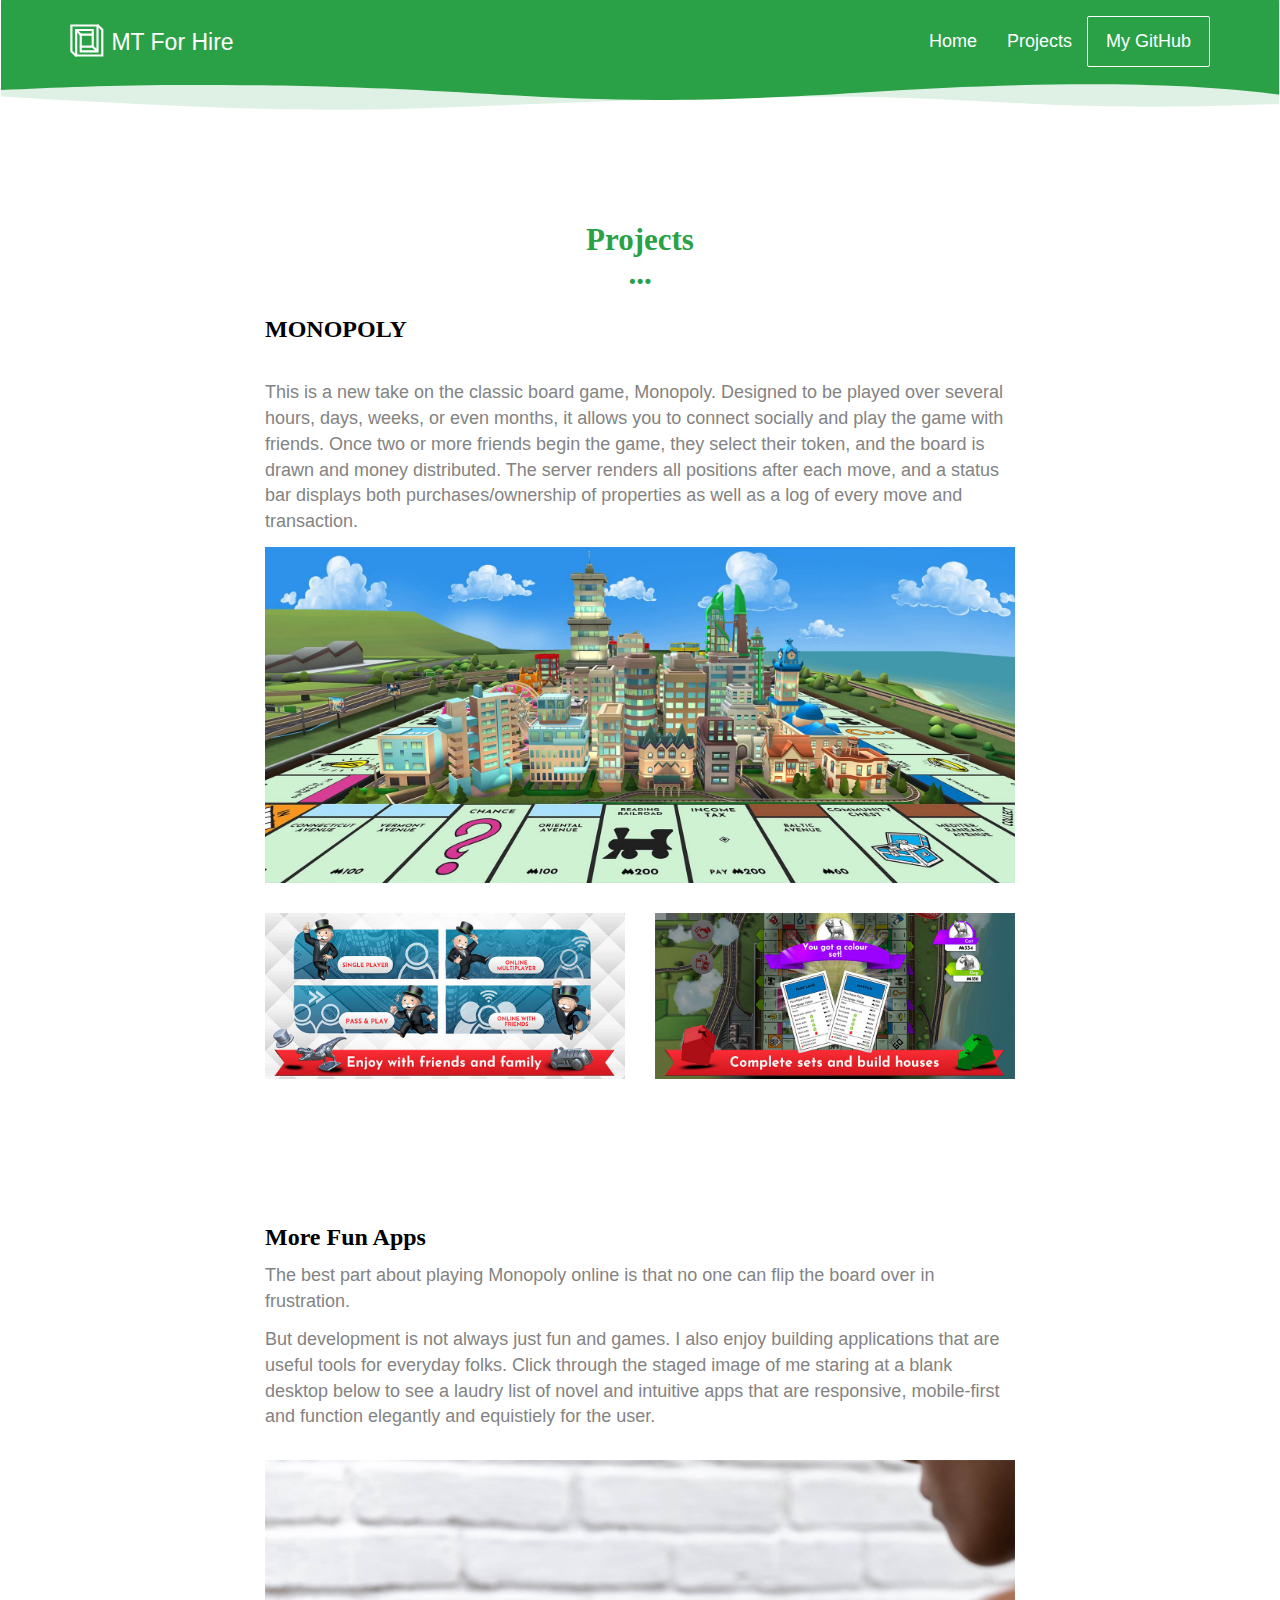
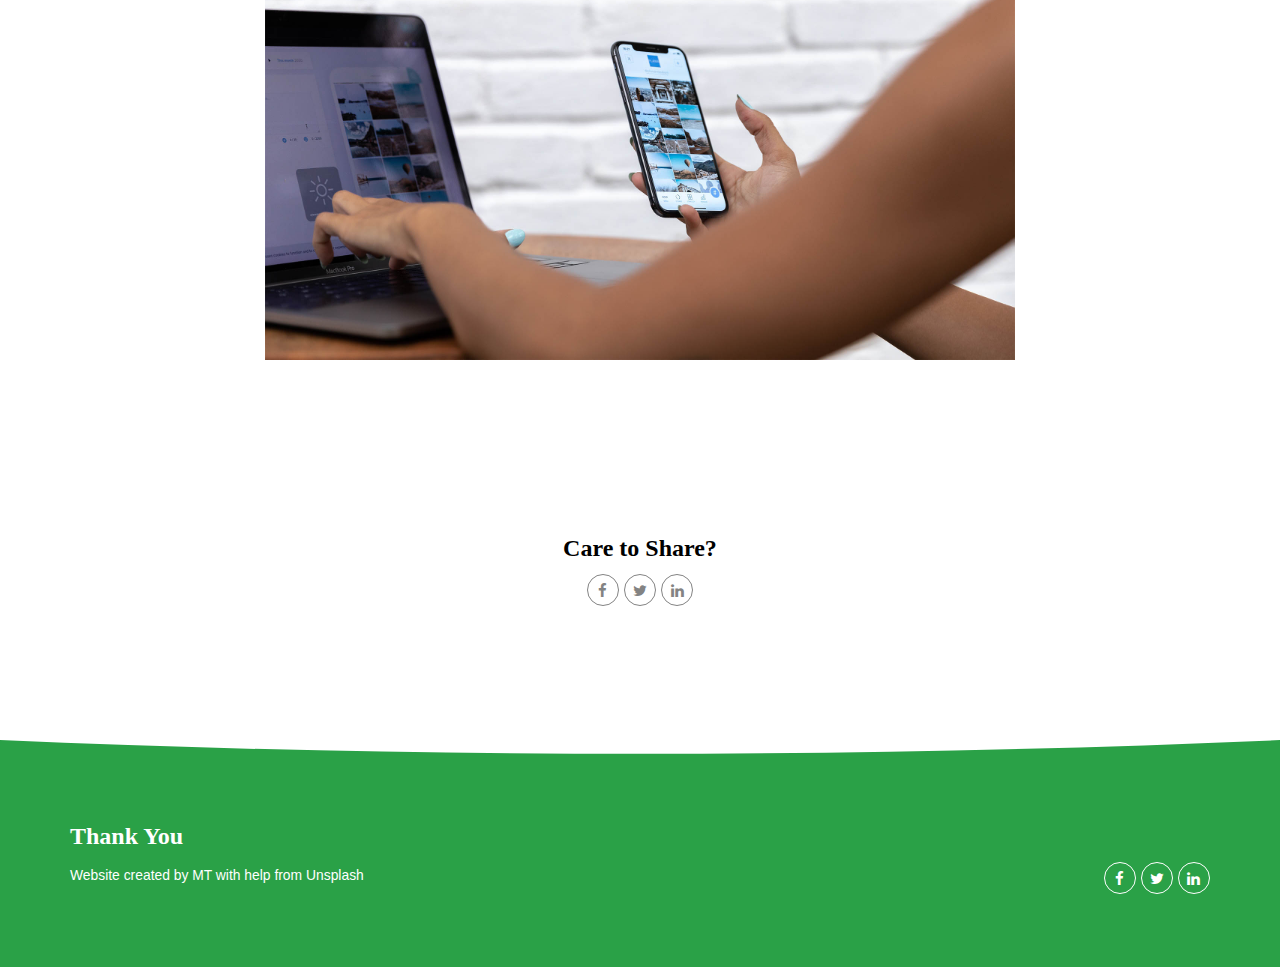
<file: project.html>
<!DOCTYPE html>
<html lang="en">

<head>
  <meta charset="UTF-8">
  <meta content="IE=edge" http-equiv="X-UA-Compatible">
  <meta content="width=device-width,initial-scale=1" name="viewport">
  <meta content="description" name="description">
  <meta name="google" content="notranslate" />
  <meta content="Mashup templates have been developped by Orson.io team" name="author">

  <!-- Disable tap highlight on IE -->
  <meta name="msapplication-tap-highlight" content="no">
  
  
  <link rel="apple-touch-icon" sizes="180x180" href="./assets/apple-icon-180x180.png">
  <link href="./assets/favicon.ico" rel="icon">

  <link href="" rel="stylesheet">


  <title>MT Projects</title>

<link href="./main.550dcf66.css" rel="stylesheet"></head>

<body> <!-- Add your content of header -->
<header>
  <nav class="navbar navbar-default active">
    <div class="container">
      <div class="navbar-header">
        <button type="button" class="navbar-toggle collapsed" data-toggle="collapse" data-target="#navbar-collapse" aria-expanded="false">
          <span class="sr-only">Toggle navigation</span>
          <span class="icon-bar"></span>
          <span class="icon-bar"></span>
          <span class="icon-bar"></span>
        </button>
        <a class="navbar-brand" href="./index.html" title="">
          <img src="./assets/images/mashup-icon.svg" class="navbar-logo-img" alt="">
          MT For Hire
        </a>
      </div>

      <div class="collapse navbar-collapse" id="navbar-collapse">
        <ul class="nav navbar-nav navbar-right">
          <li><a href="./index.html" title="">Home</a></li>
          <li><a href="./project.html" title="">Projects</a></li>
          <li>
            <p>
              <a href="./components.html" class="btn btn-default navbar-btn" title="">My GitHub</a>
            </p>
          </li>

        </ul>
      </div> 
    </div>
  </nav>
</header>

<div class="section-container">
    <div class="container">
      <div class="row">
        <div class="col-xs-12 col-md-8 col-md-offset-2">
          <h2 class="text-center">Projects</h2>
          <h3 class="text-left">MONOPOLY</h3>
          <br>
          <p>This is a new take on the classic board game, Monopoly. Designed to be played over several hours, days, weeks, or even months, it allows you to connect socially and play the game with friends. Once two or more friends begin the game, they select their token, and the board is drawn and money distributed. The server renders all positions after each move, and a status bar displays both purchases/ownership of properties as well as a log of every move and transaction.</p>
          
          <div class="section-container-spacer">
            <img src="./assets/images/img-06.jpg" alt="" class="img-responsive reveal-content" data-action="zoom">
          </div>

          <div class="row">
            <div class="col-xs-6">
              <img src="./assets/images/img-04.jpg" alt="" class="img-responsive reveal-content" data-action="zoom">
            </div>
            <div class="col-xs-6">
              <img src="./assets/images/img-07.jpg" alt="" class="img-responsive reveal-content" data-action="zoom">
            </div>
          </div>
       </div>
      </div>
    </div>
  </div>

  <div class="section-container">
    <div class="container">
      <div class="row section-container-spacer">
        <div class="col-xs-12 col-md-8 col-md-offset-2">
          <h3 class="text-left">More Fun Apps</h3>
          <div class="section-container-spacer">
            <p>The best part about playing Monopoly online is that no one can flip the board over in frustration.</p>
            <p>But development is not always just fun and games. I also enjoy building applications that are useful tools for everyday folks. Click through the staged image of me staring at a blank desktop below to see a laudry list of novel and intuitive apps that are responsive, mobile-first and function elegantly and equistiely for the user.</p>
          </div>  
          <a href="./project2.html"> <img src="./assets/images/img-05.jpg" alt="" class="img-responsive reveal-content">
          </a>
        </div>  
      </div>
    </div>
  </div>

  <div class="section-container">
    <div class="container text-center">
      <div class="row section-container-spacer">
        <div class="col-xs-12 col-md-12">
          
          <h3>Care to Share?</h3>
          <p>
            <a href="https://facebook.com/" class="social-round-icon fa-icon" title="">
              <i class="fa fa-facebook" aria-hidden="true"></i>
            </a>
            <a href="https://twitter.com/" class="social-round-icon fa-icon" title="">
              <i class="fa fa-twitter" aria-hidden="true"></i>
            </a>
            <a href="https://www.linkedin.com/" class="social-round-icon fa-icon" title="">
              <i class="fa fa-linkedin" aria-hidden="true"></i>
            </a>
          </p>
        </div>  
      </div>
    
    </div>
  </div>

<footer class="footer-container white-text-container">
  <div class="container">
    <div class="row">

     
      <div class="col-xs-12">
        <h3>Thank You</h3>

        <div class="row">
          <div class="col-xs-12 col-sm-7">
            <p><small>Website created by <a href="http://www.mashup-template.com/" title="Create website with free html template">MT</a> with help from <a href="https://www.unsplash.com/" title="Beautiful Free Images">Unsplash</a></small>
            </p>
          </div>
          <div class="col-xs-12 col-sm-5">
            <p class="text-right">
              <a href="https://facebook.com/" class="social-round-icon white-round-icon fa-icon" title="">
                <i class="fa fa-facebook" aria-hidden="true"></i>
              </a>
              <a href="https://twitter.com/" class="social-round-icon white-round-icon fa-icon" title="">
                <i class="fa fa-twitter" aria-hidden="true"></i>
              </a>
              <a href="https://www.linkedin.com/" class="social-round-icon white-round-icon fa-icon" title="">
                <i class="fa fa-linkedin" aria-hidden="true"></i>
              </a>
            </p>
          </div>
        </div>
        
        
      </div>
    </div>
  </div>
</footer>

<script>
  document.addEventListener("DOMContentLoaded", function (event) {
    navActivePage();
    scrollRevelation('.reveal');
  });
</script>

<!-- Google Analytics: change UA-XXXXX-X to be your site's ID 

<script>
  (function (i, s, o, g, r, a, m) {
    i['GoogleAnalyticsObject'] = r; i[r] = i[r] || function () {
      (i[r].q = i[r].q || []).push(arguments)
    }, i[r].l = 1 * new Date(); a = s.createElement(o),
      m = s.getElementsByTagName(o)[0]; a.async = 1; a.src = g; m.parentNode.insertBefore(a, m)
  })(window, document, 'script', '//www.google-analytics.com/analytics.js', 'ga');
  ga('create', 'UA-XXXXX-X', 'auto');
  ga('send', 'pageview');
</script>

--> <script type="text/javascript" src="./main.0cf8b554.js"></script></body>

</html>
</file>
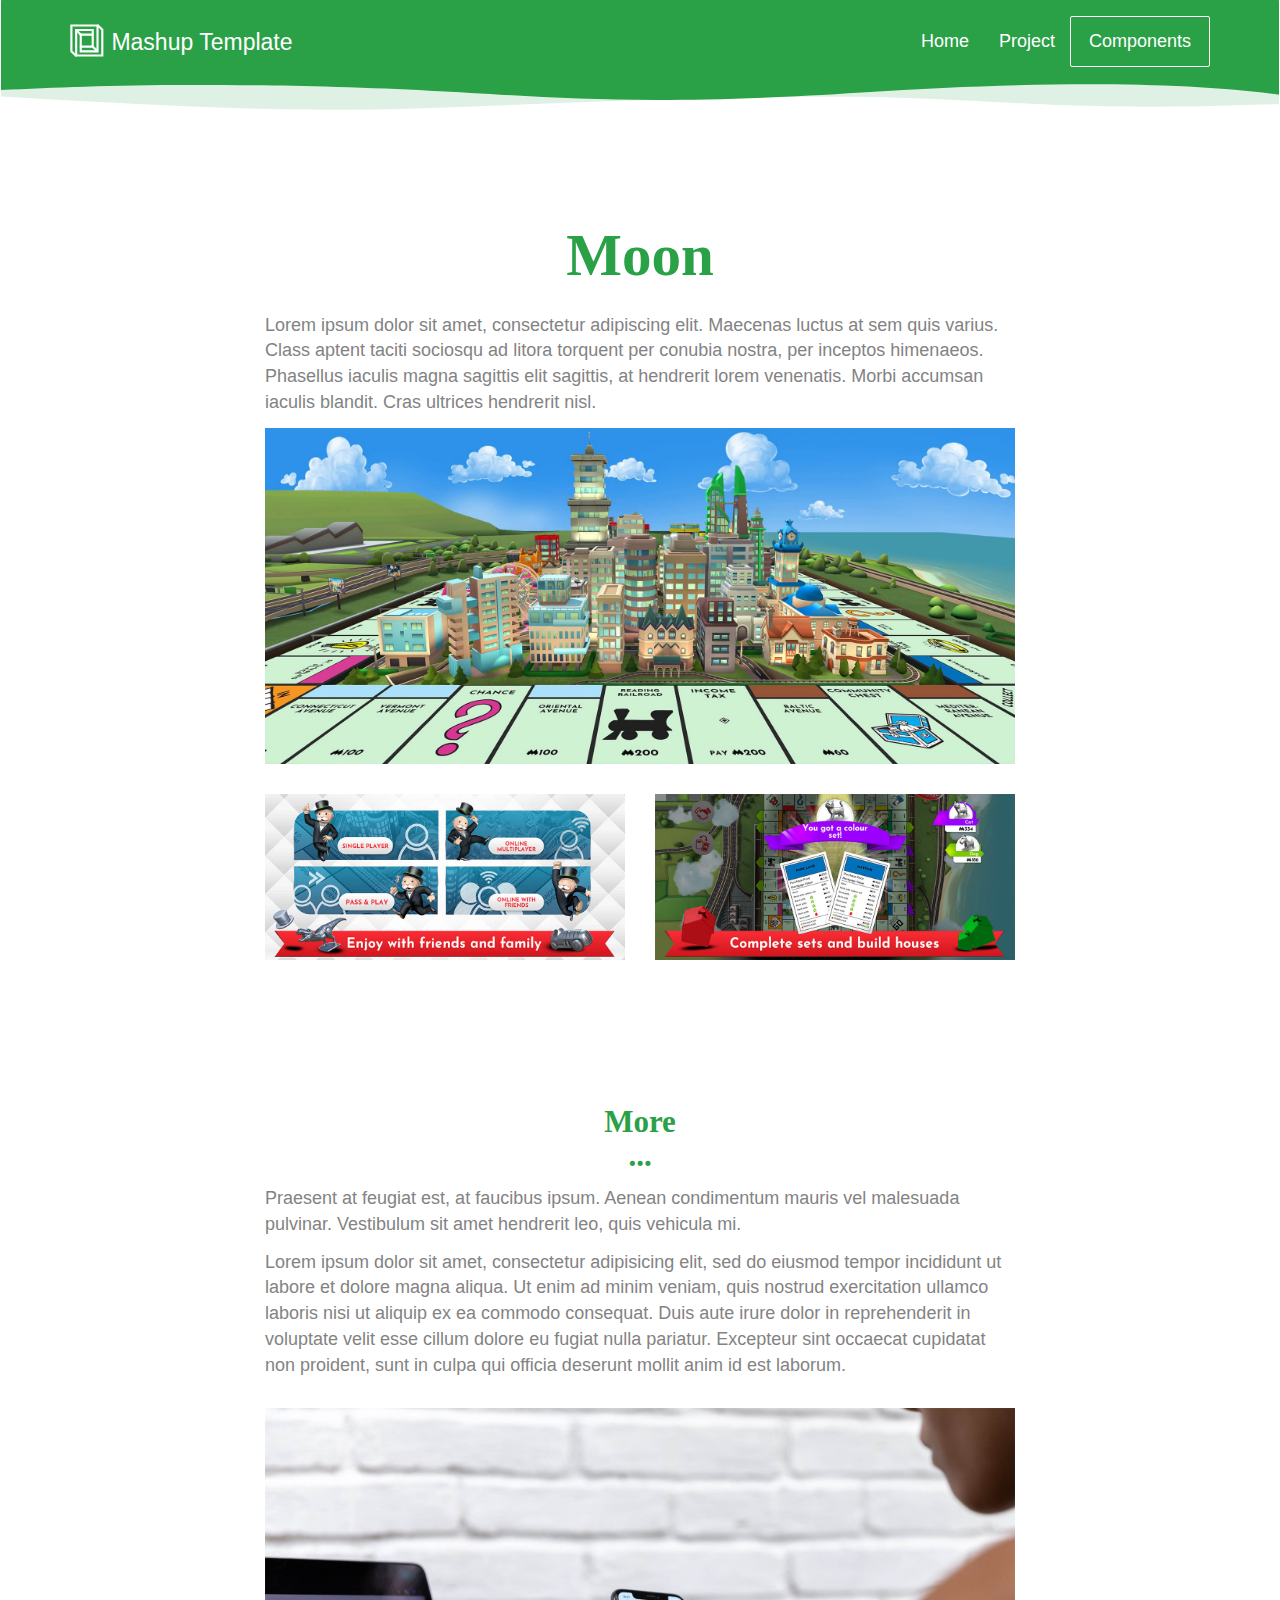
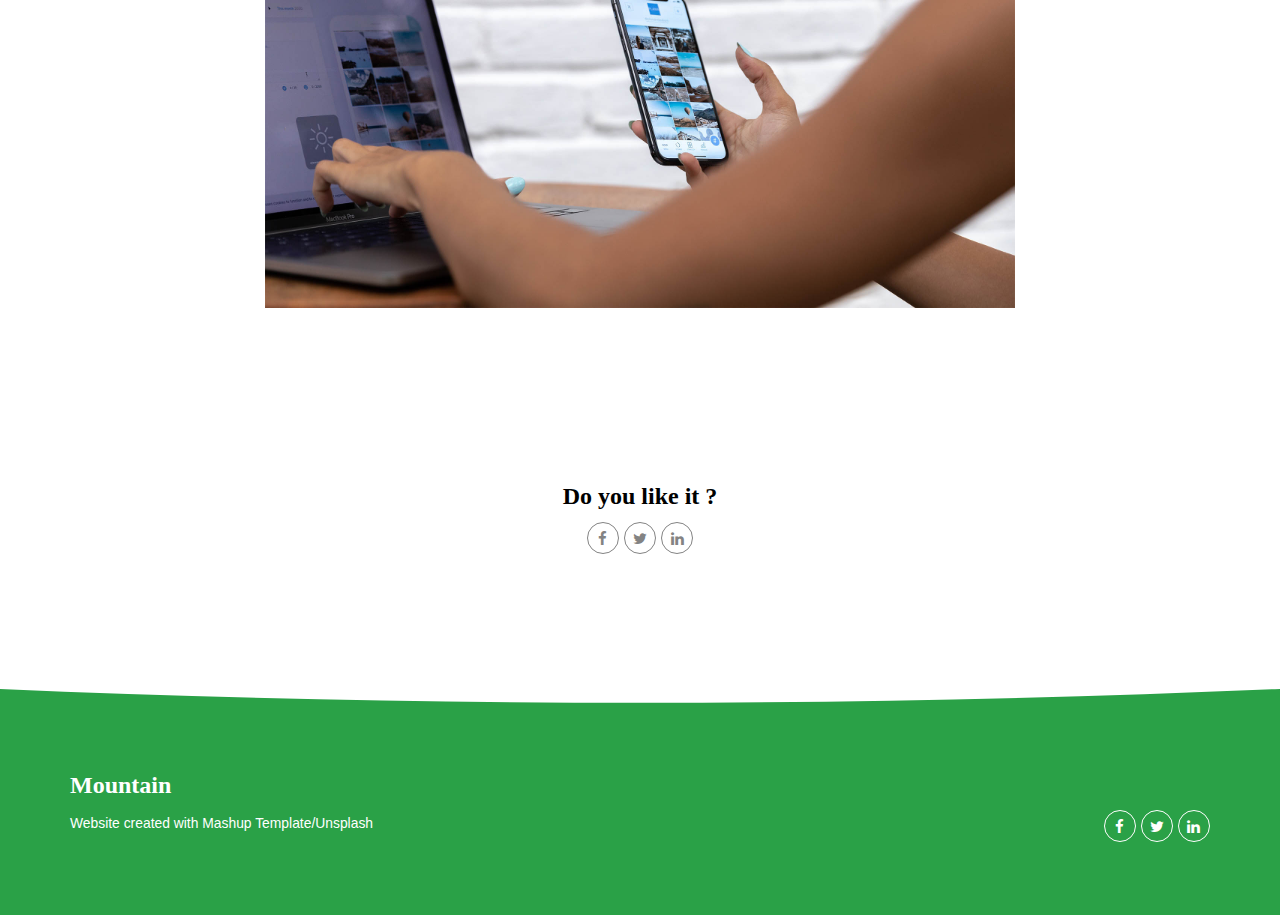
<file: project1.html>
<!DOCTYPE html>
<html lang="en">

<head>
  <meta charset="UTF-8">
  <meta content="IE=edge" http-equiv="X-UA-Compatible">
  <meta content="width=device-width,initial-scale=1" name="viewport">
  <meta content="description" name="description">
  <meta name="google" content="notranslate" />
  <meta content="Mashup templates have been developped by Orson.io team" name="author">

  <!-- Disable tap highlight on IE -->
  <meta name="msapplication-tap-highlight" content="no">
  
  
  <link rel="apple-touch-icon" sizes="180x180" href="./assets/apple-icon-180x180.png">
  <link href="./assets/favicon.ico" rel="icon">

  <link href="" rel="stylesheet">


  <title>Title page</title>

<link href="./main.550dcf66.css" rel="stylesheet"></head>

<body> <!-- Add your content of header -->
<header>
  <nav class="navbar navbar-default active">
    <div class="container">
      <div class="navbar-header">
        <button type="button" class="navbar-toggle collapsed" data-toggle="collapse" data-target="#navbar-collapse" aria-expanded="false">
          <span class="sr-only">Toggle navigation</span>
          <span class="icon-bar"></span>
          <span class="icon-bar"></span>
          <span class="icon-bar"></span>
        </button>
        <a class="navbar-brand" href="./index.html" title="">
          <img src="./assets/images/mashup-icon.svg" class="navbar-logo-img" alt="">
          Mashup Template
        </a>
      </div>

      <div class="collapse navbar-collapse" id="navbar-collapse">
        <ul class="nav navbar-nav navbar-right">
          <li><a href="./index.html" title="">Home</a></li>
          <li><a href="./project.html" title="">Project</a></li>
          <li>
            <p>
              <a href="./components.html" class="btn btn-default navbar-btn" title="">Components</a>
            </p>
          </li>

        </ul>
      </div> 
    </div>
  </nav>
</header>

<div class="section-container">
    <div class="container">
      <div class="row">
        <div class="col-xs-12 col-md-8 col-md-offset-2">
          <h1 class="text-center">Moon</h1>
          <p>Lorem ipsum dolor sit amet, consectetur adipiscing elit. Maecenas luctus at sem quis varius. 
          Class aptent taciti sociosqu ad litora torquent per conubia nostra, per inceptos himenaeos. Phasellus iaculis magna sagittis elit sagittis, at hendrerit lorem venenatis. Morbi accumsan iaculis blandit. Cras ultrices hendrerit nisl.</p>
          
          <div class="section-container-spacer">
            <img src="./assets/images/img-06.jpg" alt="" class="img-responsive reveal-content" data-action="zoom">
          </div>

          <div class="row">
            <div class="col-xs-6">
              <img src="./assets/images/img-04.jpg" alt="" class="img-responsive reveal-content" data-action="zoom">
            </div>
            <div class="col-xs-6">
              <img src="./assets/images/img-07.jpg" alt="" class="img-responsive reveal-content" data-action="zoom">
            </div>
          </div>
       </div>
      </div>
    </div>
  </div>

  <div class="section-container">
    <div class="container">
      <div class="row section-container-spacer">
        <div class="col-xs-12 col-md-8 col-md-offset-2">
          <h2 class="text-center">More</h2>
          <div class="section-container-spacer">
            <p>Praesent at feugiat est, at faucibus ipsum. Aenean condimentum mauris vel malesuada pulvinar. Vestibulum sit amet hendrerit leo, quis vehicula mi.</p>
            <p>Lorem ipsum dolor sit amet, consectetur adipisicing elit, sed do eiusmod
            tempor incididunt ut labore et dolore magna aliqua. Ut enim ad minim veniam,
            quis nostrud exercitation ullamco laboris nisi ut aliquip ex ea commodo
            consequat. Duis aute irure dolor in reprehenderit in voluptate velit esse
            cillum dolore eu fugiat nulla pariatur. Excepteur sint occaecat cupidatat non
            proident, sunt in culpa qui officia deserunt mollit anim id est laborum.</p>
          </div>  
          <img src="./assets/images/img-05.jpg" alt="" class="img-responsive reveal-content" data-action="zoom">
        </div>  
      </div>
    </div>
  </div>

  <div class="section-container">
    <div class="container text-center">
      <div class="row section-container-spacer">
        <div class="col-xs-12 col-md-12">
          
          <h3>Do you like it ?</h3>
          <p>
            <a href="https://facebook.com/" class="social-round-icon fa-icon" title="">
              <i class="fa fa-facebook" aria-hidden="true"></i>
            </a>
            <a href="https://twitter.com/" class="social-round-icon fa-icon" title="">
              <i class="fa fa-twitter" aria-hidden="true"></i>
            </a>
            <a href="https://www.linkedin.com/" class="social-round-icon fa-icon" title="">
              <i class="fa fa-linkedin" aria-hidden="true"></i>
            </a>
          </p>
        </div>  
      </div>
    
    </div>
  </div>

<footer class="footer-container white-text-container">
  <div class="container">
    <div class="row">

     
      <div class="col-xs-12">
        <h3>Mountain</h3>

        <div class="row">
          <div class="col-xs-12 col-sm-7">
            <p><small>Website created with <a href="http://www.mashup-template.com/" title="Create website with free html template">Mashup Template</a>/<a href="https://www.unsplash.com/" title="Beautiful Free Images">Unsplash</a></small>
            </p>
          </div>
          <div class="col-xs-12 col-sm-5">
            <p class="text-right">
              <a href="https://facebook.com/" class="social-round-icon white-round-icon fa-icon" title="">
                <i class="fa fa-facebook" aria-hidden="true"></i>
              </a>
              <a href="https://twitter.com/" class="social-round-icon white-round-icon fa-icon" title="">
                <i class="fa fa-twitter" aria-hidden="true"></i>
              </a>
              <a href="https://www.linkedin.com/" class="social-round-icon white-round-icon fa-icon" title="">
                <i class="fa fa-linkedin" aria-hidden="true"></i>
              </a>
            </p>
          </div>
        </div>
        
        
      </div>
    </div>
  </div>
</footer>

<script>
  document.addEventListener("DOMContentLoaded", function (event) {
    navActivePage();
    scrollRevelation('.reveal');
  });
</script>

<!-- Google Analytics: change UA-XXXXX-X to be your site's ID 

<script>
  (function (i, s, o, g, r, a, m) {
    i['GoogleAnalyticsObject'] = r; i[r] = i[r] || function () {
      (i[r].q = i[r].q || []).push(arguments)
    }, i[r].l = 1 * new Date(); a = s.createElement(o),
      m = s.getElementsByTagName(o)[0]; a.async = 1; a.src = g; m.parentNode.insertBefore(a, m)
  })(window, document, 'script', '//www.google-analytics.com/analytics.js', 'ga');
  ga('create', 'UA-XXXXX-X', 'auto');
  ga('send', 'pageview');
</script>

--> <script type="text/javascript" src="./main.0cf8b554.js"></script></body>

</html>
</file>
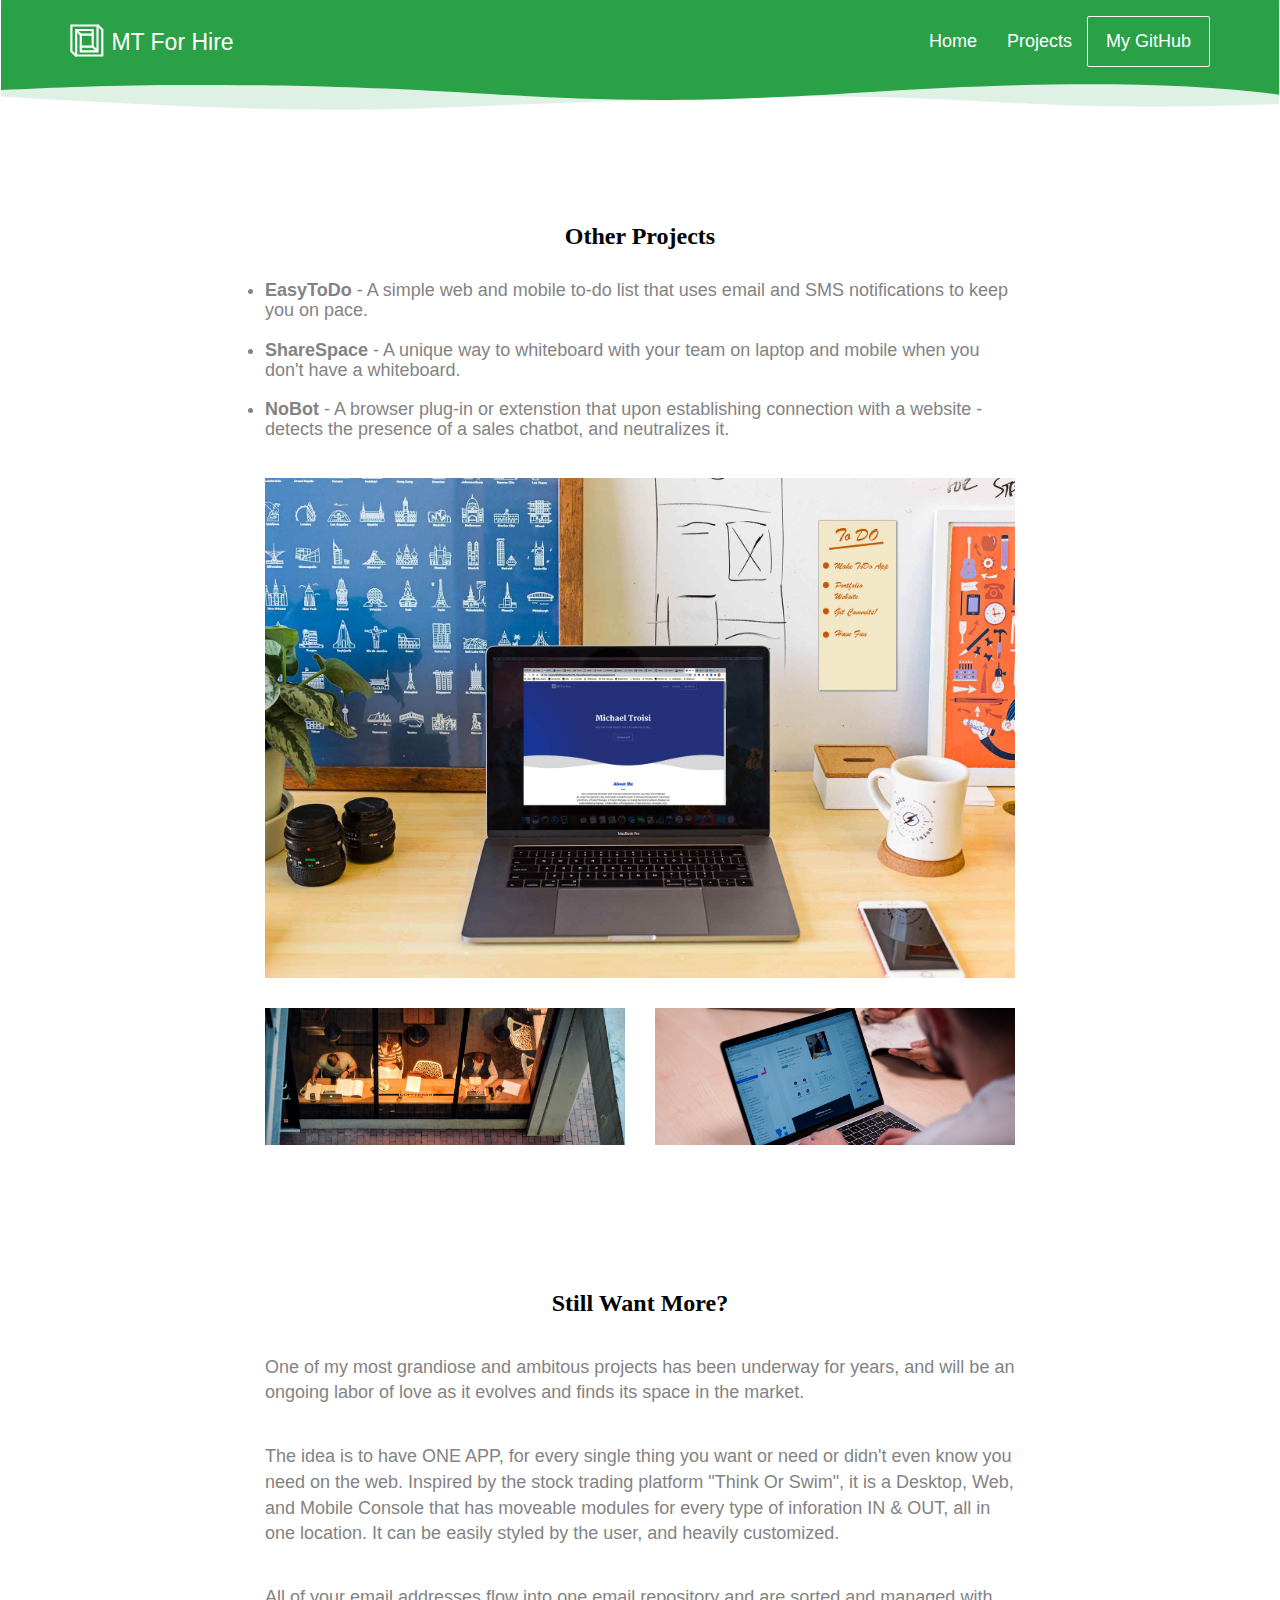
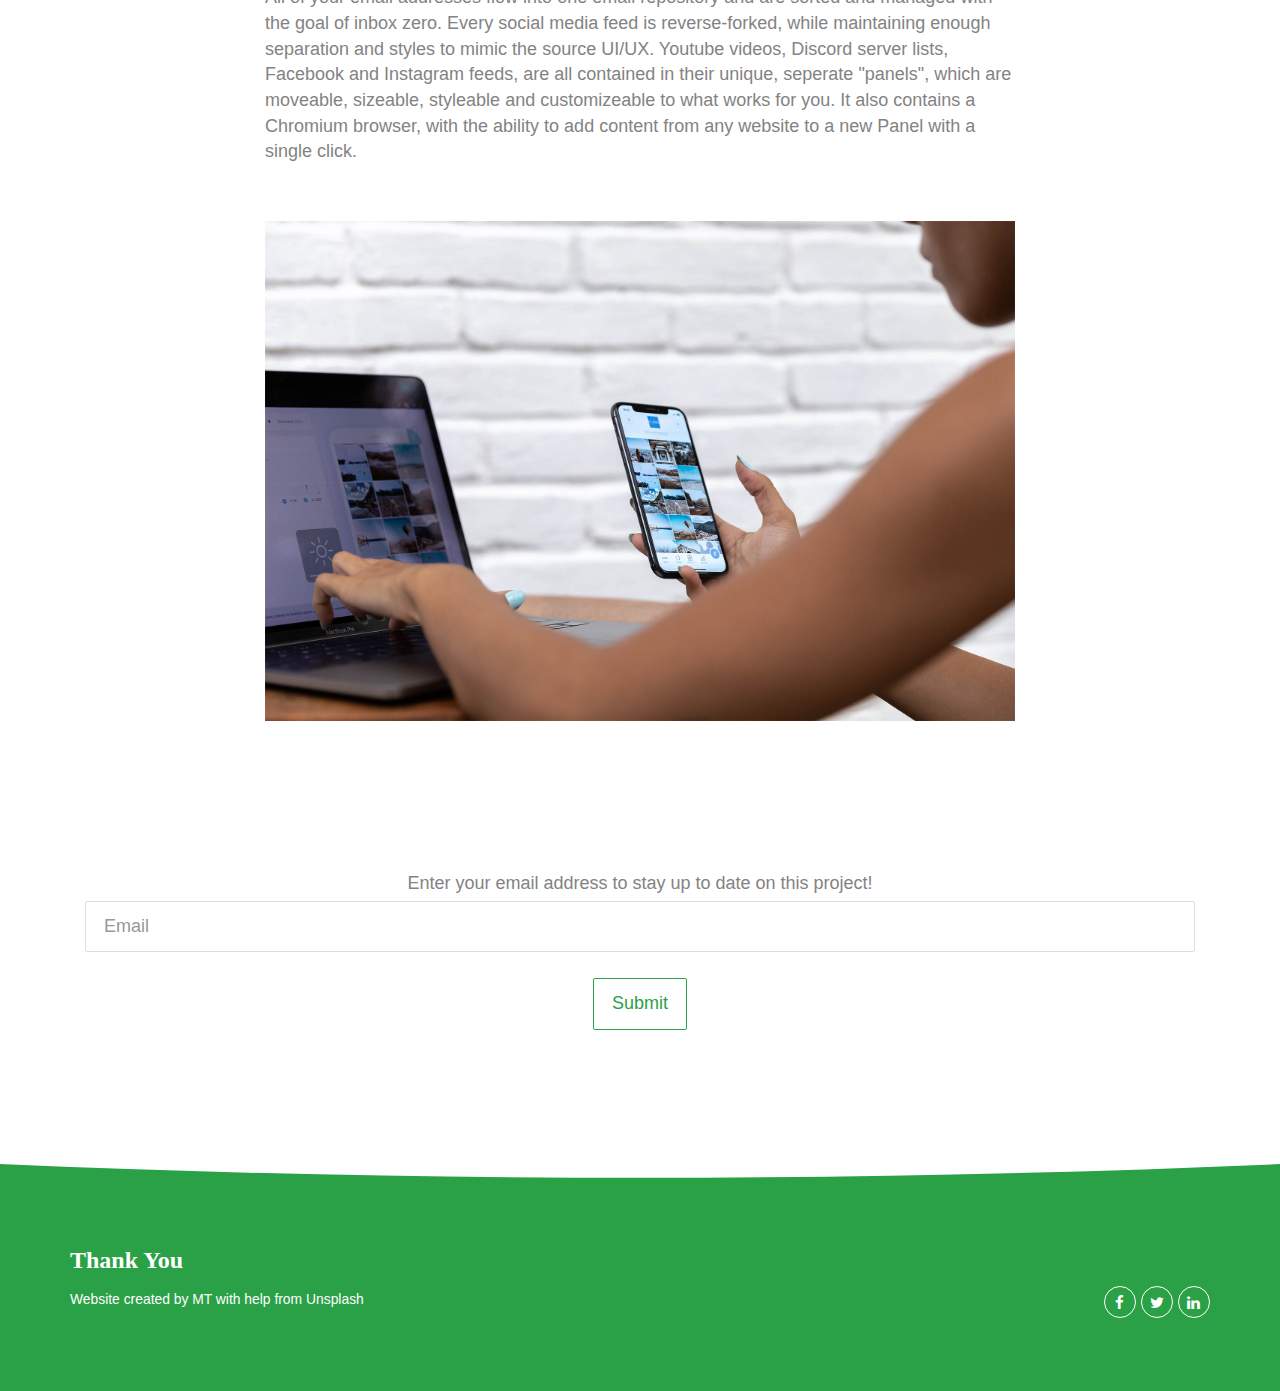
<file: project2.html>
<!DOCTYPE html>
<html lang="en">

<head>
  <meta charset="UTF-8">
  <meta content="IE=edge" http-equiv="X-UA-Compatible">
  <meta content="width=device-width,initial-scale=1" name="viewport">
  <meta content="description" name="description">
  <meta name="google" content="notranslate" />
  <meta content="Mashup templates have been developped by Orson.io team" name="author">

  <!-- Disable tap highlight on IE -->
  <meta name="msapplication-tap-highlight" content="no">
  
  
  <link rel="apple-touch-icon" sizes="180x180" href="./assets/apple-icon-180x180.png">
  <link href="./assets/favicon.ico" rel="icon">

  <link href="" rel="stylesheet">


  <title>More Projects</title>

<link href="./main.550dcf66.css" rel="stylesheet"></head>

<body> <!-- Add your content of header -->
<header>
  <nav class="navbar navbar-default active">
    <div class="container">
      <div class="navbar-header">
        <button type="button" class="navbar-toggle collapsed" data-toggle="collapse" data-target="#navbar-collapse" aria-expanded="false">
          <span class="sr-only">Toggle navigation</span>
          <span class="icon-bar"></span>
          <span class="icon-bar"></span>
          <span class="icon-bar"></span>
        </button>
        <a class="navbar-brand" href="./index.html" title="">
          <img src="./assets/images/mashup-icon.svg" class="navbar-logo-img" alt="">
          MT For Hire
        </a>
      </div>

      <div class="collapse navbar-collapse" id="navbar-collapse">
        <ul class="nav navbar-nav navbar-right">
          <li><a href="./index.html" title="">Home</a></li>
          <li><a href="./project.html" title="">Projects</a></li>
          <li>
            <p>
              <a href="./components.html" class="btn btn-default navbar-btn" title="">My GitHub</a>
            </p>
          </li>

        </ul>
      </div> 
    </div>
  </nav>
</header>

<div class="section-container">
    <div class="container">
      <div class="row">
        <div class="col-xs-12 col-md-8 col-md-offset-2">
          <h3 class="text-center">Other Projects</h3>
          <h4 class="text-left"><br>
              <li><b>EasyToDo</b> - A simple web and mobile to-do list that uses email and SMS notifications to keep you on pace.</li><br>
              <li><b>ShareSpace</b> - A unique way to whiteboard with your team on laptop and mobile when you don't have a whiteboard.</li><br>
              <li><b>NoBot</b> - A browser plug-in or extenstion that upon establishing connection with a website - detects the presence of a sales chatbot, and neutralizes it.</li>
            </h4>
              <br>
          
          <div class="section-container-spacer">
            <img src="./assets/images/img-04a.jpg" alt="" class="img-responsive reveal-content" data-action="zoom">
          </div>

          <div class="row">
            <div class="col-xs-6">
              <img src="./assets/images/img-01.jpg" alt="" class="img-responsive reveal-content" data-action="zoom">
            </div>
            <div class="col-xs-6">
              <img src="./assets/images/img-07b.jpg" alt="" class="img-responsive reveal-content" data-action="zoom">
            </div>
          </div>
       </div>
      </div>
    </div>
  </div>

  <div class="section-container">
    <div class="container">
      <div class="row section-container-spacer">
        <div class="col-xs-12 col-md-8 col-md-offset-2">
          <h3 class="text-center">Still Want More?</h3>
          <div class="section-container-spacer"><br>
            <p>One of my most grandiose and ambitous projects has been underway for years, and will be an ongoing labor of love as it evolves and finds its space in the market.</p><br>
            <p>The idea is to have ONE APP, for every single thing you want or need or didn't even know you need on the web. Inspired by the stock trading platform "Think Or Swim", it is a Desktop, Web, and Mobile Console that has moveable modules for every type of inforation IN & OUT, all in one location. It can be easily styled by the user, and heavily customized.</p><br>
            <p>All of your email addresses flow into one email repository and are sorted and managed with the goal of inbox zero. Every social media feed is reverse-forked, while maintaining enough separation and styles to mimic the source UI/UX. Youtube videos, Discord server lists, Facebook and Instagram feeds, are all contained in their unique, seperate "panels", which are moveable, sizeable, styleable and customizeable to what works for you. It also contains a Chromium browser, with the ability to add content from any website to a new Panel with a single click.<br>
            <br>

          </div>  
          <img src="./assets/images/img-05.jpg" alt="" class="img-responsive reveal-content" data-action="zoom">
        </div>  
      </div>
    </div>
  </div>

  <div class="section-container">
    <div class="container text-center">
      <div class="row section-container-spacer">
        <div class="col-xs-12 col-md-12">
        <div class="form-group">
              <label for="exampleInputEmail1"> Enter your email address to stay up to date on this project! </label><br>
              <div class="col xs-12 col-md-12">
              <input type="email" class="form-control" id="exampleInputEmail1" placeholder="Email">
              <br><p><a href="" class="btn btn-primary">Submit</a></p>
            </div>
            </div>    
        </div>  
      </div>
    
    </div>
  </div>

<footer class="footer-container white-text-container">
  <div class="container">
    <div class="row">

     
      <div class="col-xs-12">
        <h3>Thank You</h3>

        <div class="row">
          <div class="col-xs-12 col-sm-7">
            <p><small>Website created by <a href="http://www.mashup-template.com/" title="Create website with free html template">MT</a> with help from <a href="https://www.unsplash.com/" title="Beautiful Free Images">Unsplash</a></small>
            </p>
          </div>
          <div class="col-xs-12 col-sm-5">
            <p class="text-right">
              <a href="https://facebook.com/" class="social-round-icon white-round-icon fa-icon" title="">
                <i class="fa fa-facebook" aria-hidden="true"></i>
              </a>
              <a href="https://twitter.com/" class="social-round-icon white-round-icon fa-icon" title="">
                <i class="fa fa-twitter" aria-hidden="true"></i>
              </a>
              <a href="https://www.linkedin.com/" class="social-round-icon white-round-icon fa-icon" title="">
                <i class="fa fa-linkedin" aria-hidden="true"></i>
              </a>
            </p>
          </div>
        </div>
        
        
      </div>
    </div>
  </div>
</footer>

<script>
  document.addEventListener("DOMContentLoaded", function (event) {
    navActivePage();
    scrollRevelation('.reveal');
  });
</script>

<!-- Google Analytics: change UA-XXXXX-X to be your site's ID 

<script>
  (function (i, s, o, g, r, a, m) {
    i['GoogleAnalyticsObject'] = r; i[r] = i[r] || function () {
      (i[r].q = i[r].q || []).push(arguments)
    }, i[r].l = 1 * new Date(); a = s.createElement(o),
      m = s.getElementsByTagName(o)[0]; a.async = 1; a.src = g; m.parentNode.insertBefore(a, m)
  })(window, document, 'script', '//www.google-analytics.com/analytics.js', 'ga');
  ga('create', 'UA-XXXXX-X', 'auto');
  ga('send', 'pageview');
</script>

--> <script type="text/javascript" src="./main.0cf8b554.js"></script></body>

</html>
</file>
<file: main.550dcf66.css>
@import url(https://fonts.googleapis.com/css?family=Hind + Siliguri:300, 600|Martel:400, 900);
@import url(https://maxcdn.bootstrapcdn.com/font-awesome/4.7.0/css/font-awesome.min.css); /*!
 * Bootstrap v3.3.7 (http://getbootstrap.com)
 * Copyright 2011-2016 Twitter, Inc.
 * Licensed under MIT (https://github.com/twbs/bootstrap/blob/master/LICENSE)
 */
/*! normalize.css v3.0.3 | MIT License | github.com/necolas/normalize.css */
html {
    font-family: sans-serif;
    -ms-text-size-adjust: 100%;
    -webkit-text-size-adjust: 100%;
}
body {
    margin: 0;
}
article,
aside,
details,
figcaption,
figure,
footer,
header,
hgroup,
main,
menu,
nav,
section,
summary {
    display: block;
}
audio,
canvas,
progress,
video {
    display: inline-block;
    vertical-align: baseline;
}
audio:not([controls]) {
    display: none;
    height: 0;
}
[hidden],
template {
    display: none;
}
a {
    background-color: transparent;
}
a:active,
a:hover {
    outline: 0;
}
abbr[title] {
    border-bottom: 1px dotted;
}
b,
strong {
    font-weight: 700;
}
dfn {
    font-style: italic;
}
h1 {
    font-size: 2em;
    margin: 0.67em 0;
}
mark {
    background: #ff0;
    color: #000;
}
small {
    font-size: 80%;
}
sub,
sup {
    font-size: 75%;
    line-height: 0;
    position: relative;
    vertical-align: baseline;
}
sup {
    top: -0.5em;
}
sub {
    bottom: -0.25em;
}
img {
    border: 0;
}
svg:not(:root) {
    overflow: hidden;
}
figure {
    margin: 1em 40px;
}
hr {
    box-sizing: content-box;
    height: 0;
}
pre {
    overflow: auto;
}
code,
kbd,
pre,
samp {
    font-family: monospace, monospace;
    font-size: 1em;
}
button,
input,
optgroup,
select,
textarea {
    color: inherit;
    font: inherit;
    margin: 0;
}
button {
    overflow: visible;
}
button,
select {
    text-transform: none;
}
button,
html input[type="button"],
input[type="reset"],
input[type="submit"] {
    -webkit-appearance: button;
    cursor: pointer;
}
button[disabled],
html input[disabled] {
    cursor: default;
}
button::-moz-focus-inner,
input::-moz-focus-inner {
    border: 0;
    padding: 0;
}
input {
    line-height: normal;
}
input[type="checkbox"],
input[type="radio"] {
    box-sizing: border-box;
    padding: 0;
}
input[type="number"]::-webkit-inner-spin-button,
input[type="number"]::-webkit-outer-spin-button {
    height: auto;
}
input[type="search"] {
    -webkit-appearance: textfield;
    box-sizing: content-box;
}
input[type="search"]::-webkit-search-cancel-button,
input[type="search"]::-webkit-search-decoration {
    -webkit-appearance: none;
}
fieldset {
    border: 1px solid silver;
    margin: 0 2px;
    padding: 0.35em 0.625em 0.75em;
}
textarea {
    overflow: auto;
}
optgroup {
    font-weight: 700;
}
table {
    border-collapse: collapse;
    border-spacing: 0;
}
td,
th {
    padding: 0;
}

/*! Source: https://github.com/h5bp/html5-boilerplate/blob/master/src/css/main.css */
@media print {
    *,
    :after,
    :before {
        background: transparent !important;
        color: #000 !important;
        box-shadow: none !important;
        text-shadow: none !important;
    }
    a,
    a:visited {
        text-decoration: underline;
    }
    a[href]:after {
        content: " (" attr(href) ")";
    }
    abbr[title]:after {
        content: " (" attr(title) ")";
    }
    a[href^="#"]:after,
    a[href^="javascript:"]:after {
        content: "";
    }
    blockquote,
    pre {
        border: 1px solid #999;
        page-break-inside: avoid;
    }
    thead {
        display: table-header-group;
    }
    img,
    tr {
        page-break-inside: avoid;
    }
    img {
        max-width: 100% !important;
    }
    h2,
    h3,
    p {
        orphans: 3;
        widows: 3;
    }
    h2,
    h3 {
        page-break-after: avoid;
    }
    .navbar {
        display: none;
    }
    .btn > .caret,
    .dropup > .btn > .caret {
        border-top-color: #000 !important;
    }
    .label {
        border: 1px solid #000;
    }
    .table {
        border-collapse: collapse !important;
    }
    .table td,
    .table th {
        background-color: #fff !important;
    }
    .table-bordered td,
    .table-bordered th {
        border: 1px solid #ddd !important;
    }
}
*,
:after,
:before {
    -webkit-box-sizing: border-box;
    -moz-box-sizing: border-box;
    box-sizing: border-box;
}
html {
    font-size: 10px;
    -webkit-tap-highlight-color: transparent;
}
body {
    font-family: Hind Siliguri, Helvetica, Arial, sans-serif;
    font-size: 18px;
    line-height: 1.42857;
    color: #838383;
    background-color: #fff;
}
button,
input,
select,
textarea {
    font-family: inherit;
    font-size: inherit;
    line-height: inherit;
}
a {
    color: #2aa147;
    text-decoration: none;
}
a:focus,
a:hover {
    color: #1045a4;
    text-decoration: underline;
}
a:focus {
    outline: 5px auto -webkit-focus-ring-color;
    outline-offset: -2px;
}
figure {
    margin: 0;
}
img {
    vertical-align: middle;
}
.img-responsive {
    display: block;
    max-width: 100%;
    height: auto;
}
.img-rounded {
    border-radius: 4px;
}
.img-thumbnail {
    padding: 4px;
    line-height: 1.42857;
    background-color: #fff;
    border: 1px solid #ddd;
    border-radius: 2px;
    -webkit-transition: all 0.2s ease-in-out;
    -o-transition: all 0.2s ease-in-out;
    transition: all 0.2s ease-in-out;
    display: inline-block;
    max-width: 100%;
    height: auto;
}
.img-circle {
    border-radius: 50%;
}
hr {
    margin-top: 25px;
    margin-bottom: 25px;
    border: 0;
    border-top: 1px solid #eee;
}
.sr-only {
    position: absolute;
    width: 1px;
    height: 1px;
    margin: -1px;
    padding: 0;
    overflow: hidden;
    clip: rect(0, 0, 0, 0);
    border: 0;
}
.sr-only-focusable:active,
.sr-only-focusable:focus {
    position: static;
    width: auto;
    height: auto;
    margin: 0;
    overflow: visible;
    clip: auto;
}
[role="button"] {
    cursor: pointer;
}
.h1,
.h2,
.h3,
.h4,
.h5,
.h6,
h1,
h2,
h3,
h4,
h5,
h6 {
    font-family: Martel, Times New Roman, Times, serif;
    font-weight: 900;
    line-height: 1.1;
    color: #2aa147;
}
.h1 .small,
.h1 small,
.h2 .small,
.h2 small,
.h3 .small,
.h3 small,
.h4 .small,
.h4 small,
.h5 .small,
.h5 small,
.h6 .small,
.h6 small,
h1 .small,
h1 small,
h2 .small,
h2 small,
h3 .small,
h3 small,
h4 .small,
h4 small,
h5 .small,
h5 small,
h6 .small,
h6 small {
    font-weight: 400;
    line-height: 1;
    color: #777;
}
.h1,
.h2,
.h3,
h1,
h2,
h3 {
    margin-top: 25px;
    margin-bottom: 12.5px;
}
.h1 .small,
.h1 small,
.h2 .small,
.h2 small,
.h3 .small,
.h3 small,
h1 .small,
h1 small,
h2 .small,
h2 small,
h3 .small,
h3 small {
    font-size: 65%;
}
.h4,
.h5,
.h6,
h4,
h5,
h6 {
    margin-top: 12.5px;
    margin-bottom: 12.5px;
}
.h4 .small,
.h4 small,
.h5 .small,
.h5 small,
.h6 .small,
.h6 small,
h4 .small,
h4 small,
h5 .small,
h5 small,
h6 .small,
h6 small {
    font-size: 75%;
}
.h1,
h1 {
    font-size: 59px;
}
.h2,
h2 {
    font-size: 31px;
}
.h3,
h3 {
    font-size: 24px;
}
.h4,
.h5,
h4,
h5 {
    font-size: 18px;
}
.h6,
h6 {
    font-size: 16px;
}
p {
    margin: 0 0 12.5px;
}
.lead {
    margin-bottom: 25px;
    font-size: 20px;
    font-weight: 300;
    line-height: 1.4;
}
@media (min-width: 768px) {
    .lead {
        font-size: 27px;
    }
}
.small,
small {
    font-size: 77%;
}
.mark,
mark {
    background-color: #2aa147;
    padding: 0.2em;
}
.text-left {
    text-align: left;
}
.text-right {
    text-align: right;
}
.text-center {
    text-align: center;
}
.text-justify {
    text-align: justify;
}
.text-nowrap {
    white-space: nowrap;
}
.text-lowercase {
    text-transform: lowercase;
}
.initialism,
.text-uppercase {
    text-transform: uppercase;
}
.text-capitalize {
    text-transform: capitalize;
}
.text-muted {
    color: #777;
}
.text-primary {
    color: #2aa147;
}
a.text-primary:focus,
a.text-primary:hover {
    color: #124fbb;
}
.text-success {
    color: #fff;
}
a.text-success:focus,
a.text-success:hover {
    color: #e6e6e6;
}
.text-info {
    color: #31708f;
}
a.text-info:focus,
a.text-info:hover {
    color: #245269;
}
.text-warning {
    color: #8a6d3b;
}
a.text-warning:focus,
a.text-warning:hover {
    color: #66512c;
}
.text-danger {
    color: #fff;
}
a.text-danger:focus,
a.text-danger:hover {
    color: #e6e6e6;
}
.bg-primary {
    color: #fff;
    background-color: #2aa147;
}
a.bg-primary:focus,
a.bg-primary:hover {
    background-color: #124fbb;
}
.bg-success {
    background-color: #08005f;
}
a.bg-success:focus,
a.bg-success:hover {
    background-color: #04002c;
}
.bg-info {
    background-color: #d9edf7;
}
a.bg-info:focus,
a.bg-info:hover {
    background-color: #afd9ee;
}
.bg-warning {
    background-color: #fcf8e3;
}
a.bg-warning:focus,
a.bg-warning:hover {
    background-color: #f7ecb5;
}
.bg-danger {
    background-color: #ca044b;
}
a.bg-danger:focus,
a.bg-danger:hover {
    background-color: #980338;
}
.page-header {
    padding-bottom: 11.5px;
    margin: 50px 0 25px;
    border-bottom: 1px solid #eee;
}
ol,
ul {
    margin-top: 0;
    margin-bottom: 12.5px;
}
ol ol,
ol ul,
ul ol,
ul ul {
    margin-bottom: 0;
}
.list-inline,
.list-unstyled {
    padding-left: 0;
    list-style: none;
}
.list-inline {
    margin-left: -5px;
}
.list-inline > li {
    display: inline-block;
    padding-left: 5px;
    padding-right: 5px;
}
dl {
    margin-top: 0;
    margin-bottom: 25px;
}
dd,
dt {
    line-height: 1.42857;
}
dt {
    font-weight: 700;
}
dd {
    margin-left: 0;
}
.dl-horizontal dd:after,
.dl-horizontal dd:before {
    content: " ";
    display: table;
}
.dl-horizontal dd:after {
    clear: both;
}
@media (min-width: 768px) {
    .dl-horizontal dt {
        float: left;
        width: 160px;
        clear: left;
        text-align: right;
        overflow: hidden;
        text-overflow: ellipsis;
        white-space: nowrap;
    }
    .dl-horizontal dd {
        margin-left: 180px;
    }
}
abbr[data-original-title],
abbr[title] {
    cursor: help;
    border-bottom: 1px dotted #777;
}
.initialism {
    font-size: 90%;
}
blockquote {
    padding: 12.5px 25px;
    margin: 0 0 25px;
    font-size: 22.5px;
    border-left: 5px solid #eee;
}
blockquote ol:last-child,
blockquote p:last-child,
blockquote ul:last-child {
    margin-bottom: 0;
}
blockquote .small,
blockquote footer,
blockquote small {
    display: block;
    font-size: 80%;
    line-height: 1.42857;
    color: #777;
}
blockquote .small:before,
blockquote footer:before,
blockquote small:before {
    content: "\2014   \A0";
}
.blockquote-reverse,
blockquote.pull-right {
    padding-right: 15px;
    padding-left: 0;
    border-right: 5px solid #eee;
    border-left: 0;
    text-align: right;
}
.blockquote-reverse .small:before,
.blockquote-reverse footer:before,
.blockquote-reverse small:before,
blockquote.pull-right .small:before,
blockquote.pull-right footer:before,
blockquote.pull-right small:before {
    content: "";
}
.blockquote-reverse .small:after,
.blockquote-reverse footer:after,
.blockquote-reverse small:after,
blockquote.pull-right .small:after,
blockquote.pull-right footer:after,
blockquote.pull-right small:after {
    content: "\A0   \2014";
}
address {
    margin-bottom: 25px;
    font-style: normal;
    line-height: 1.42857;
}
code,
kbd,
pre,
samp {
    font-family: Menlo, Monaco, Consolas, Courier New, monospace;
}
code {
    color: #c7254e;
    background-color: #f9f2f4;
}
code,
kbd {
    padding: 2px 4px;
    font-size: 90%;
    border-radius: 2px;
}
kbd {
    color: #fff;
    background-color: #333;
    box-shadow: inset 0 -1px 0 rgba(0, 0, 0, 0.25);
}
kbd kbd {
    padding: 0;
    font-size: 100%;
    font-weight: 700;
    box-shadow: none;
}
pre {
    display: block;
    padding: 12px;
    margin: 0 0 12.5px;
    font-size: 17px;
    line-height: 1.42857;
    word-break: break-all;
    word-wrap: break-word;
    color: #333;
    background-color: #f5f5f5;
    border: 1px solid #ccc;
    border-radius: 2px;
}
pre code {
    padding: 0;
    font-size: inherit;
    color: inherit;
    white-space: pre-wrap;
    background-color: transparent;
    border-radius: 0;
}
.pre-scrollable {
    max-height: 340px;
    overflow-y: scroll;
}
.container {
    margin-right: auto;
    margin-left: auto;
    padding-left: 15px;
    padding-right: 15px;
}
.container:after,
.container:before {
    content: " ";
    display: table;
}
.container:after {
    clear: both;
}
@media (min-width: 768px) {
    .container {
        width: 750px;
    }
}
@media (min-width: 992px) {
    .container {
        width: 970px;
    }
}
@media (min-width: 1200px) {
    .container {
        width: 1170px;
    }
}
.container-fluid {
    margin-right: auto;
    margin-left: auto;
    padding-left: 15px;
    padding-right: 15px;
}
.container-fluid:after,
.container-fluid:before {
    content: " ";
    display: table;
}
.container-fluid:after {
    clear: both;
}
.row {
    margin-left: -15px;
    margin-right: -15px;
}
.row:after,
.row:before {
    content: " ";
    display: table;
}
.row:after {
    clear: both;
}
.col-lg-1,
.col-lg-2,
.col-lg-3,
.col-lg-4,
.col-lg-5,
.col-lg-6,
.col-lg-7,
.col-lg-8,
.col-lg-9,
.col-lg-10,
.col-lg-11,
.col-lg-12,
.col-md-1,
.col-md-2,
.col-md-3,
.col-md-4,
.col-md-5,
.col-md-6,
.col-md-7,
.col-md-8,
.col-md-9,
.col-md-10,
.col-md-11,
.col-md-12,
.col-sm-1,
.col-sm-2,
.col-sm-3,
.col-sm-4,
.col-sm-5,
.col-sm-6,
.col-sm-7,
.col-sm-8,
.col-sm-9,
.col-sm-10,
.col-sm-11,
.col-sm-12,
.col-xs-1,
.col-xs-2,
.col-xs-3,
.col-xs-4,
.col-xs-5,
.col-xs-6,
.col-xs-7,
.col-xs-8,
.col-xs-9,
.col-xs-10,
.col-xs-11,
.col-xs-12 {
    position: relative;
    min-height: 1px;
    padding-left: 15px;
    padding-right: 15px;
}
.col-xs-1,
.col-xs-2,
.col-xs-3,
.col-xs-4,
.col-xs-5,
.col-xs-6,
.col-xs-7,
.col-xs-8,
.col-xs-9,
.col-xs-10,
.col-xs-11,
.col-xs-12 {
    float: left;
}
.col-xs-1 {
    width: 8.33333%;
}
.col-xs-2 {
    width: 16.66667%;
}
.col-xs-3 {
    width: 25%;
}
.col-xs-4 {
    width: 33.33333%;
}
.col-xs-5 {
    width: 41.66667%;
}
.col-xs-6 {
    width: 50%;
}
.col-xs-7 {
    width: 58.33333%;
}
.col-xs-8 {
    width: 66.66667%;
}
.col-xs-9 {
    width: 75%;
}
.col-xs-10 {
    width: 83.33333%;
}
.col-xs-11 {
    width: 91.66667%;
}
.col-xs-12 {
    width: 100%;
}
.col-xs-pull-0 {
    right: auto;
}
.col-xs-pull-1 {
    right: 8.33333%;
}
.col-xs-pull-2 {
    right: 16.66667%;
}
.col-xs-pull-3 {
    right: 25%;
}
.col-xs-pull-4 {
    right: 33.33333%;
}
.col-xs-pull-5 {
    right: 41.66667%;
}
.col-xs-pull-6 {
    right: 50%;
}
.col-xs-pull-7 {
    right: 58.33333%;
}
.col-xs-pull-8 {
    right: 66.66667%;
}
.col-xs-pull-9 {
    right: 75%;
}
.col-xs-pull-10 {
    right: 83.33333%;
}
.col-xs-pull-11 {
    right: 91.66667%;
}
.col-xs-pull-12 {
    right: 100%;
}
.col-xs-push-0 {
    left: auto;
}
.col-xs-push-1 {
    left: 8.33333%;
}
.col-xs-push-2 {
    left: 16.66667%;
}
.col-xs-push-3 {
    left: 25%;
}
.col-xs-push-4 {
    left: 33.33333%;
}
.col-xs-push-5 {
    left: 41.66667%;
}
.col-xs-push-6 {
    left: 50%;
}
.col-xs-push-7 {
    left: 58.33333%;
}
.col-xs-push-8 {
    left: 66.66667%;
}
.col-xs-push-9 {
    left: 75%;
}
.col-xs-push-10 {
    left: 83.33333%;
}
.col-xs-push-11 {
    left: 91.66667%;
}
.col-xs-push-12 {
    left: 100%;
}
.col-xs-offset-0 {
    margin-left: 0;
}
.col-xs-offset-1 {
    margin-left: 8.33333%;
}
.col-xs-offset-2 {
    margin-left: 16.66667%;
}
.col-xs-offset-3 {
    margin-left: 25%;
}
.col-xs-offset-4 {
    margin-left: 33.33333%;
}
.col-xs-offset-5 {
    margin-left: 41.66667%;
}
.col-xs-offset-6 {
    margin-left: 50%;
}
.col-xs-offset-7 {
    margin-left: 58.33333%;
}
.col-xs-offset-8 {
    margin-left: 66.66667%;
}
.col-xs-offset-9 {
    margin-left: 75%;
}
.col-xs-offset-10 {
    margin-left: 83.33333%;
}
.col-xs-offset-11 {
    margin-left: 91.66667%;
}
.col-xs-offset-12 {
    margin-left: 100%;
}
@media (min-width: 768px) {
    .col-sm-1,
    .col-sm-2,
    .col-sm-3,
    .col-sm-4,
    .col-sm-5,
    .col-sm-6,
    .col-sm-7,
    .col-sm-8,
    .col-sm-9,
    .col-sm-10,
    .col-sm-11,
    .col-sm-12 {
        float: left;
    }
    .col-sm-1 {
        width: 8.33333%;
    }
    .col-sm-2 {
        width: 16.66667%;
    }
    .col-sm-3 {
        width: 25%;
    }
    .col-sm-4 {
        width: 33.33333%;
    }
    .col-sm-5 {
        width: 41.66667%;
    }
    .col-sm-6 {
        width: 50%;
    }
    .col-sm-7 {
        width: 58.33333%;
    }
    .col-sm-8 {
        width: 66.66667%;
    }
    .col-sm-9 {
        width: 75%;
    }
    .col-sm-10 {
        width: 83.33333%;
    }
    .col-sm-11 {
        width: 91.66667%;
    }
    .col-sm-12 {
        width: 100%;
    }
    .col-sm-pull-0 {
        right: auto;
    }
    .col-sm-pull-1 {
        right: 8.33333%;
    }
    .col-sm-pull-2 {
        right: 16.66667%;
    }
    .col-sm-pull-3 {
        right: 25%;
    }
    .col-sm-pull-4 {
        right: 33.33333%;
    }
    .col-sm-pull-5 {
        right: 41.66667%;
    }
    .col-sm-pull-6 {
        right: 50%;
    }
    .col-sm-pull-7 {
        right: 58.33333%;
    }
    .col-sm-pull-8 {
        right: 66.66667%;
    }
    .col-sm-pull-9 {
        right: 75%;
    }
    .col-sm-pull-10 {
        right: 83.33333%;
    }
    .col-sm-pull-11 {
        right: 91.66667%;
    }
    .col-sm-pull-12 {
        right: 100%;
    }
    .col-sm-push-0 {
        left: auto;
    }
    .col-sm-push-1 {
        left: 8.33333%;
    }
    .col-sm-push-2 {
        left: 16.66667%;
    }
    .col-sm-push-3 {
        left: 25%;
    }
    .col-sm-push-4 {
        left: 33.33333%;
    }
    .col-sm-push-5 {
        left: 41.66667%;
    }
    .col-sm-push-6 {
        left: 50%;
    }
    .col-sm-push-7 {
        left: 58.33333%;
    }
    .col-sm-push-8 {
        left: 66.66667%;
    }
    .col-sm-push-9 {
        left: 75%;
    }
    .col-sm-push-10 {
        left: 83.33333%;
    }
    .col-sm-push-11 {
        left: 91.66667%;
    }
    .col-sm-push-12 {
        left: 100%;
    }
    .col-sm-offset-0 {
        margin-left: 0;
    }
    .col-sm-offset-1 {
        margin-left: 8.33333%;
    }
    .col-sm-offset-2 {
        margin-left: 16.66667%;
    }
    .col-sm-offset-3 {
        margin-left: 25%;
    }
    .col-sm-offset-4 {
        margin-left: 33.33333%;
    }
    .col-sm-offset-5 {
        margin-left: 41.66667%;
    }
    .col-sm-offset-6 {
        margin-left: 50%;
    }
    .col-sm-offset-7 {
        margin-left: 58.33333%;
    }
    .col-sm-offset-8 {
        margin-left: 66.66667%;
    }
    .col-sm-offset-9 {
        margin-left: 75%;
    }
    .col-sm-offset-10 {
        margin-left: 83.33333%;
    }
    .col-sm-offset-11 {
        margin-left: 91.66667%;
    }
    .col-sm-offset-12 {
        margin-left: 100%;
    }
}
@media (min-width: 992px) {
    .col-md-1,
    .col-md-2,
    .col-md-3,
    .col-md-4,
    .col-md-5,
    .col-md-6,
    .col-md-7,
    .col-md-8,
    .col-md-9,
    .col-md-10,
    .col-md-11,
    .col-md-12 {
        float: left;
    }
    .col-md-1 {
        width: 8.33333%;
    }
    .col-md-2 {
        width: 16.66667%;
    }
    .col-md-3 {
        width: 25%;
    }
    .col-md-4 {
        width: 33.33333%;
    }
    .col-md-5 {
        width: 41.66667%;
    }
    .col-md-6 {
        width: 50%;
    }
    .col-md-7 {
        width: 58.33333%;
    }
    .col-md-8 {
        width: 66.66667%;
    }
    .col-md-9 {
        width: 75%;
    }
    .col-md-10 {
        width: 83.33333%;
    }
    .col-md-11 {
        width: 91.66667%;
    }
    .col-md-12 {
        width: 100%;
    }
    .col-md-pull-0 {
        right: auto;
    }
    .col-md-pull-1 {
        right: 8.33333%;
    }
    .col-md-pull-2 {
        right: 16.66667%;
    }
    .col-md-pull-3 {
        right: 25%;
    }
    .col-md-pull-4 {
        right: 33.33333%;
    }
    .col-md-pull-5 {
        right: 41.66667%;
    }
    .col-md-pull-6 {
        right: 50%;
    }
    .col-md-pull-7 {
        right: 58.33333%;
    }
    .col-md-pull-8 {
        right: 66.66667%;
    }
    .col-md-pull-9 {
        right: 75%;
    }
    .col-md-pull-10 {
        right: 83.33333%;
    }
    .col-md-pull-11 {
        right: 91.66667%;
    }
    .col-md-pull-12 {
        right: 100%;
    }
    .col-md-push-0 {
        left: auto;
    }
    .col-md-push-1 {
        left: 8.33333%;
    }
    .col-md-push-2 {
        left: 16.66667%;
    }
    .col-md-push-3 {
        left: 25%;
    }
    .col-md-push-4 {
        left: 33.33333%;
    }
    .col-md-push-5 {
        left: 41.66667%;
    }
    .col-md-push-6 {
        left: 50%;
    }
    .col-md-push-7 {
        left: 58.33333%;
    }
    .col-md-push-8 {
        left: 66.66667%;
    }
    .col-md-push-9 {
        left: 75%;
    }
    .col-md-push-10 {
        left: 83.33333%;
    }
    .col-md-push-11 {
        left: 91.66667%;
    }
    .col-md-push-12 {
        left: 100%;
    }
    .col-md-offset-0 {
        margin-left: 0;
    }
    .col-md-offset-1 {
        margin-left: 8.33333%;
    }
    .col-md-offset-2 {
        margin-left: 16.66667%;
    }
    .col-md-offset-3 {
        margin-left: 25%;
    }
    .col-md-offset-4 {
        margin-left: 33.33333%;
    }
    .col-md-offset-5 {
        margin-left: 41.66667%;
    }
    .col-md-offset-6 {
        margin-left: 50%;
    }
    .col-md-offset-7 {
        margin-left: 58.33333%;
    }
    .col-md-offset-8 {
        margin-left: 66.66667%;
    }
    .col-md-offset-9 {
        margin-left: 75%;
    }
    .col-md-offset-10 {
        margin-left: 83.33333%;
    }
    .col-md-offset-11 {
        margin-left: 91.66667%;
    }
    .col-md-offset-12 {
        margin-left: 100%;
    }
}
@media (min-width: 1200px) {
    .col-lg-1,
    .col-lg-2,
    .col-lg-3,
    .col-lg-4,
    .col-lg-5,
    .col-lg-6,
    .col-lg-7,
    .col-lg-8,
    .col-lg-9,
    .col-lg-10,
    .col-lg-11,
    .col-lg-12 {
        float: left;
    }
    .col-lg-1 {
        width: 8.33333%;
    }
    .col-lg-2 {
        width: 16.66667%;
    }
    .col-lg-3 {
        width: 25%;
    }
    .col-lg-4 {
        width: 33.33333%;
    }
    .col-lg-5 {
        width: 41.66667%;
    }
    .col-lg-6 {
        width: 50%;
    }
    .col-lg-7 {
        width: 58.33333%;
    }
    .col-lg-8 {
        width: 66.66667%;
    }
    .col-lg-9 {
        width: 75%;
    }
    .col-lg-10 {
        width: 83.33333%;
    }
    .col-lg-11 {
        width: 91.66667%;
    }
    .col-lg-12 {
        width: 100%;
    }
    .col-lg-pull-0 {
        right: auto;
    }
    .col-lg-pull-1 {
        right: 8.33333%;
    }
    .col-lg-pull-2 {
        right: 16.66667%;
    }
    .col-lg-pull-3 {
        right: 25%;
    }
    .col-lg-pull-4 {
        right: 33.33333%;
    }
    .col-lg-pull-5 {
        right: 41.66667%;
    }
    .col-lg-pull-6 {
        right: 50%;
    }
    .col-lg-pull-7 {
        right: 58.33333%;
    }
    .col-lg-pull-8 {
        right: 66.66667%;
    }
    .col-lg-pull-9 {
        right: 75%;
    }
    .col-lg-pull-10 {
        right: 83.33333%;
    }
    .col-lg-pull-11 {
        right: 91.66667%;
    }
    .col-lg-pull-12 {
        right: 100%;
    }
    .col-lg-push-0 {
        left: auto;
    }
    .col-lg-push-1 {
        left: 8.33333%;
    }
    .col-lg-push-2 {
        left: 16.66667%;
    }
    .col-lg-push-3 {
        left: 25%;
    }
    .col-lg-push-4 {
        left: 33.33333%;
    }
    .col-lg-push-5 {
        left: 41.66667%;
    }
    .col-lg-push-6 {
        left: 50%;
    }
    .col-lg-push-7 {
        left: 58.33333%;
    }
    .col-lg-push-8 {
        left: 66.66667%;
    }
    .col-lg-push-9 {
        left: 75%;
    }
    .col-lg-push-10 {
        left: 83.33333%;
    }
    .col-lg-push-11 {
        left: 91.66667%;
    }
    .col-lg-push-12 {
        left: 100%;
    }
    .col-lg-offset-0 {
        margin-left: 0;
    }
    .col-lg-offset-1 {
        margin-left: 8.33333%;
    }
    .col-lg-offset-2 {
        margin-left: 16.66667%;
    }
    .col-lg-offset-3 {
        margin-left: 25%;
    }
    .col-lg-offset-4 {
        margin-left: 33.33333%;
    }
    .col-lg-offset-5 {
        margin-left: 41.66667%;
    }
    .col-lg-offset-6 {
        margin-left: 50%;
    }
    .col-lg-offset-7 {
        margin-left: 58.33333%;
    }
    .col-lg-offset-8 {
        margin-left: 66.66667%;
    }
    .col-lg-offset-9 {
        margin-left: 75%;
    }
    .col-lg-offset-10 {
        margin-left: 83.33333%;
    }
    .col-lg-offset-11 {
        margin-left: 91.66667%;
    }
    .col-lg-offset-12 {
        margin-left: 100%;
    }
}
table {
    background-color: transparent;
}
caption {
    padding-top: 8px;
    padding-bottom: 8px;
    color: #777;
}
caption,
th {
    text-align: left;
}
.table {
    width: 100%;
    max-width: 100%;
    margin-bottom: 25px;
}
.table > tbody > tr > td,
.table > tbody > tr > th,
.table > tfoot > tr > td,
.table > tfoot > tr > th,
.table > thead > tr > td,
.table > thead > tr > th {
    padding: 8px;
    line-height: 1.42857;
    vertical-align: top;
    border-top: 1px solid #ddd;
}
.table > thead > tr > th {
    vertical-align: bottom;
    border-bottom: 2px solid #ddd;
}
.table > caption + thead > tr:first-child > td,
.table > caption + thead > tr:first-child > th,
.table > colgroup + thead > tr:first-child > td,
.table > colgroup + thead > tr:first-child > th,
.table > thead:first-child > tr:first-child > td,
.table > thead:first-child > tr:first-child > th {
    border-top: 0;
}
.table > tbody + tbody {
    border-top: 2px solid #ddd;
}
.table .table {
    background-color: #fff;
}
.table-condensed > tbody > tr > td,
.table-condensed > tbody > tr > th,
.table-condensed > tfoot > tr > td,
.table-condensed > tfoot > tr > th,
.table-condensed > thead > tr > td,
.table-condensed > thead > tr > th {
    padding: 5px;
}
.table-bordered,
.table-bordered > tbody > tr > td,
.table-bordered > tbody > tr > th,
.table-bordered > tfoot > tr > td,
.table-bordered > tfoot > tr > th,
.table-bordered > thead > tr > td,
.table-bordered > thead > tr > th {
    border: 1px solid #ddd;
}
.table-bordered > thead > tr > td,
.table-bordered > thead > tr > th {
    border-bottom-width: 2px;
}
.table-striped > tbody > tr:nth-of-type(odd) {
    background-color: #f9f9f9;
}
.table-hover > tbody > tr:hover {
    background-color: #f5f5f5;
}
table col[class*="col-"] {
    position: static;
    float: none;
    display: table-column;
}
table td[class*="col-"],
table th[class*="col-"] {
    position: static;
    float: none;
    display: table-cell;
}
.table > tbody > tr.active > td,
.table > tbody > tr.active > th,
.table > tbody > tr > td.active,
.table > tbody > tr > th.active,
.table > tfoot > tr.active > td,
.table > tfoot > tr.active > th,
.table > tfoot > tr > td.active,
.table > tfoot > tr > th.active,
.table > thead > tr.active > td,
.table > thead > tr.active > th,
.table > thead > tr > td.active,
.table > thead > tr > th.active {
    background-color: #f5f5f5;
}
.table-hover > tbody > tr.active:hover > td,
.table-hover > tbody > tr.active:hover > th,
.table-hover > tbody > tr:hover > .active,
.table-hover > tbody > tr > td.active:hover,
.table-hover > tbody > tr > th.active:hover {
    background-color: #e8e8e8;
}
.table > tbody > tr.success > td,
.table > tbody > tr.success > th,
.table > tbody > tr > td.success,
.table > tbody > tr > th.success,
.table > tfoot > tr.success > td,
.table > tfoot > tr.success > th,
.table > tfoot > tr > td.success,
.table > tfoot > tr > th.success,
.table > thead > tr.success > td,
.table > thead > tr.success > th,
.table > thead > tr > td.success,
.table > thead > tr > th.success {
    background-color: #08005f;
}
.table-hover > tbody > tr.success:hover > td,
.table-hover > tbody > tr.success:hover > th,
.table-hover > tbody > tr:hover > .success,
.table-hover > tbody > tr > td.success:hover,
.table-hover > tbody > tr > th.success:hover {
    background-color: #060046;
}
.table > tbody > tr.info > td,
.table > tbody > tr.info > th,
.table > tbody > tr > td.info,
.table > tbody > tr > th.info,
.table > tfoot > tr.info > td,
.table > tfoot > tr.info > th,
.table > tfoot > tr > td.info,
.table > tfoot > tr > th.info,
.table > thead > tr.info > td,
.table > thead > tr.info > th,
.table > thead > tr > td.info,
.table > thead > tr > th.info {
    background-color: #d9edf7;
}
.table-hover > tbody > tr.info:hover > td,
.table-hover > tbody > tr.info:hover > th,
.table-hover > tbody > tr:hover > .info,
.table-hover > tbody > tr > td.info:hover,
.table-hover > tbody > tr > th.info:hover {
    background-color: #c4e3f3;
}
.table > tbody > tr.warning > td,
.table > tbody > tr.warning > th,
.table > tbody > tr > td.warning,
.table > tbody > tr > th.warning,
.table > tfoot > tr.warning > td,
.table > tfoot > tr.warning > th,
.table > tfoot > tr > td.warning,
.table > tfoot > tr > th.warning,
.table > thead > tr.warning > td,
.table > thead > tr.warning > th,
.table > thead > tr > td.warning,
.table > thead > tr > th.warning {
    background-color: #fcf8e3;
}
.table-hover > tbody > tr.warning:hover > td,
.table-hover > tbody > tr.warning:hover > th,
.table-hover > tbody > tr:hover > .warning,
.table-hover > tbody > tr > td.warning:hover,
.table-hover > tbody > tr > th.warning:hover {
    background-color: #faf2cc;
}
.table > tbody > tr.danger > td,
.table > tbody > tr.danger > th,
.table > tbody > tr > td.danger,
.table > tbody > tr > th.danger,
.table > tfoot > tr.danger > td,
.table > tfoot > tr.danger > th,
.table > tfoot > tr > td.danger,
.table > tfoot > tr > th.danger,
.table > thead > tr.danger > td,
.table > thead > tr.danger > th,
.table > thead > tr > td.danger,
.table > thead > tr > th.danger {
    background-color: #ca044b;
}
.table-hover > tbody > tr.danger:hover > td,
.table-hover > tbody > tr.danger:hover > th,
.table-hover > tbody > tr:hover > .danger,
.table-hover > tbody > tr > td.danger:hover,
.table-hover > tbody > tr > th.danger:hover {
    background-color: #b10442;
}
.table-responsive {
    overflow-x: auto;
    min-height: 0.01%;
}
@media screen and (max-width: 767px) {
    .table-responsive {
        width: 100%;
        margin-bottom: 18.75px;
        overflow-y: hidden;
        -ms-overflow-style: -ms-autohiding-scrollbar;
        border: 1px solid #ddd;
    }
    .table-responsive > .table {
        margin-bottom: 0;
    }
    .table-responsive > .table > tbody > tr > td,
    .table-responsive > .table > tbody > tr > th,
    .table-responsive > .table > tfoot > tr > td,
    .table-responsive > .table > tfoot > tr > th,
    .table-responsive > .table > thead > tr > td,
    .table-responsive > .table > thead > tr > th {
        white-space: nowrap;
    }
    .table-responsive > .table-bordered {
        border: 0;
    }
    .table-responsive > .table-bordered > tbody > tr > td:first-child,
    .table-responsive > .table-bordered > tbody > tr > th:first-child,
    .table-responsive > .table-bordered > tfoot > tr > td:first-child,
    .table-responsive > .table-bordered > tfoot > tr > th:first-child,
    .table-responsive > .table-bordered > thead > tr > td:first-child,
    .table-responsive > .table-bordered > thead > tr > th:first-child {
        border-left: 0;
    }
    .table-responsive > .table-bordered > tbody > tr > td:last-child,
    .table-responsive > .table-bordered > tbody > tr > th:last-child,
    .table-responsive > .table-bordered > tfoot > tr > td:last-child,
    .table-responsive > .table-bordered > tfoot > tr > th:last-child,
    .table-responsive > .table-bordered > thead > tr > td:last-child,
    .table-responsive > .table-bordered > thead > tr > th:last-child {
        border-right: 0;
    }
    .table-responsive > .table-bordered > tbody > tr:last-child > td,
    .table-responsive > .table-bordered > tbody > tr:last-child > th,
    .table-responsive > .table-bordered > tfoot > tr:last-child > td,
    .table-responsive > .table-bordered > tfoot > tr:last-child > th {
        border-bottom: 0;
    }
}
fieldset {
    margin: 0;
    min-width: 0;
}
fieldset,
legend {
    padding: 0;
    border: 0;
}
legend {
    display: block;
    width: 100%;
    margin-bottom: 25px;
    font-size: 27px;
    line-height: inherit;
    color: #333;
    border-bottom: 1px solid #e5e5e5;
}
label {
    display: inline-block;
    max-width: 100%;
    margin-bottom: 5px;
    font-weight: 700;
}
input[type="search"] {
    -webkit-box-sizing: border-box;
    -moz-box-sizing: border-box;
    box-sizing: border-box;
}
input[type="checkbox"],
input[type="radio"] {
    margin: 4px 0 0;
    margin-top: 1px\9;
    line-height: normal;
}
input[type="file"] {
    display: block;
}
input[type="range"] {
    display: block;
    width: 100%;
}
select[multiple],
select[size] {
    height: auto;
}
input[type="checkbox"]:focus,
input[type="file"]:focus,
input[type="radio"]:focus {
    outline: 5px auto -webkit-focus-ring-color;
    outline-offset: -2px;
}
output {
    padding-top: 13px;
}
.form-control,
output {
    display: block;
    font-size: 18px;
    line-height: 1.42857;
    color: #555;
}
.form-control {
    width: 100%;
    height: 51px;
    padding: 12px 18px;
    background-color: #fff;
    background-image: none;
    border: 1px solid #ddd;
    border-radius: 2px;
    -webkit-box-shadow: inset 0 1px 1px rgba(0, 0, 0, 0.075);
    box-shadow: inset 0 1px 1px rgba(0, 0, 0, 0.075);
    -webkit-transition: border-color 0.15s ease-in-out, box-shadow 0.15s ease-in-out;
    -o-transition: border-color ease-in-out 0.15s, box-shadow ease-in-out 0.15s;
    transition: border-color 0.15s ease-in-out, box-shadow 0.15s ease-in-out;
}
.form-control:focus {
    border-color: #66afe9;
    -webkit-box-shadow: inset 0 1px 1px rgba(0, 0, 0, 0.075), 0 0 8px rgba(102, 175, 233, 0.6);
    box-shadow: inset 0 1px 1px rgba(0, 0, 0, 0.075), 0 0 8px rgba(102, 175, 233, 0.6);
}
.form-control::-moz-placeholder {
    color: #999;
    opacity: 1;
}
.form-control:-ms-input-placeholder {
    color: #999;
}
.form-control::-webkit-input-placeholder {
    color: #999;
}
.form-control::-ms-expand {
    border: 0;
    background-color: transparent;
}
.form-control[disabled],
.form-control[readonly],
fieldset[disabled] .form-control {
    background-color: #eee;
    opacity: 1;
}
.form-control[disabled],
fieldset[disabled] .form-control {
    cursor: not-allowed;
}
textarea.form-control {
    height: auto;
}
input[type="search"] {
    -webkit-appearance: none;
}
@media screen and (-webkit-min-device-pixel-ratio: 0) {
    input[type="date"].form-control,
    input[type="datetime-local"].form-control,
    input[type="month"].form-control,
    input[type="time"].form-control {
        line-height: 51px;
    }
    .input-group-sm > .input-group-btn > input[type="date"].btn,
    .input-group-sm > .input-group-btn > input[type="datetime-local"].btn,
    .input-group-sm > .input-group-btn > input[type="month"].btn,
    .input-group-sm > .input-group-btn > input[type="time"].btn,
    .input-group-sm > input[type="date"].form-control,
    .input-group-sm > input[type="date"].input-group-addon,
    .input-group-sm > input[type="datetime-local"].form-control,
    .input-group-sm > input[type="datetime-local"].input-group-addon,
    .input-group-sm > input[type="month"].form-control,
    .input-group-sm > input[type="month"].input-group-addon,
    .input-group-sm > input[type="time"].form-control,
    .input-group-sm > input[type="time"].input-group-addon,
    .input-group-sm input[type="date"],
    .input-group-sm input[type="datetime-local"],
    .input-group-sm input[type="month"],
    .input-group-sm input[type="time"],
    input[type="date"].input-sm,
    input[type="datetime-local"].input-sm,
    input[type="month"].input-sm,
    input[type="time"].input-sm {
        line-height: 37px;
    }
    .input-group-lg > .input-group-btn > input[type="date"].btn,
    .input-group-lg > .input-group-btn > input[type="datetime-local"].btn,
    .input-group-lg > .input-group-btn > input[type="month"].btn,
    .input-group-lg > .input-group-btn > input[type="time"].btn,
    .input-group-lg > input[type="date"].form-control,
    .input-group-lg > input[type="date"].input-group-addon,
    .input-group-lg > input[type="datetime-local"].form-control,
    .input-group-lg > input[type="datetime-local"].input-group-addon,
    .input-group-lg > input[type="month"].form-control,
    .input-group-lg > input[type="month"].input-group-addon,
    .input-group-lg > input[type="time"].form-control,
    .input-group-lg > input[type="time"].input-group-addon,
    .input-group-lg input[type="date"],
    .input-group-lg input[type="datetime-local"],
    .input-group-lg input[type="month"],
    .input-group-lg input[type="time"],
    input[type="date"].input-lg,
    input[type="datetime-local"].input-lg,
    input[type="month"].input-lg,
    input[type="time"].input-lg {
        line-height: 61px;
    }
}
.form-group {
    margin-bottom: 15px;
}
.checkbox,
.radio {
    position: relative;
    display: block;
    margin-top: 10px;
    margin-bottom: 10px;
}
.checkbox label,
.radio label {
    min-height: 25px;
    padding-left: 20px;
    margin-bottom: 0;
    font-weight: 400;
    cursor: pointer;
}
.checkbox-inline input[type="checkbox"],
.checkbox input[type="checkbox"],
.radio-inline input[type="radio"],
.radio input[type="radio"] {
    position: absolute;
    margin-left: -20px;
    margin-top: 4px\9;
}
.checkbox + .checkbox,
.radio + .radio {
    margin-top: -5px;
}
.checkbox-inline,
.radio-inline {
    position: relative;
    display: inline-block;
    padding-left: 20px;
    margin-bottom: 0;
    vertical-align: middle;
    font-weight: 400;
    cursor: pointer;
}
.checkbox-inline + .checkbox-inline,
.radio-inline + .radio-inline {
    margin-top: 0;
    margin-left: 10px;
}
.checkbox-inline.disabled,
.checkbox.disabled label,
.radio-inline.disabled,
.radio.disabled label,
fieldset[disabled] .checkbox-inline,
fieldset[disabled] .checkbox label,
fieldset[disabled] .radio-inline,
fieldset[disabled] .radio label,
fieldset[disabled] input[type="checkbox"],
fieldset[disabled] input[type="radio"],
input[type="checkbox"].disabled,
input[type="checkbox"][disabled],
input[type="radio"].disabled,
input[type="radio"][disabled] {
    cursor: not-allowed;
}
.form-control-static {
    padding-top: 13px;
    padding-bottom: 13px;
    margin-bottom: 0;
    min-height: 43px;
}
.form-control-static.input-lg,
.form-control-static.input-sm,
.input-group-lg > .form-control-static.form-control,
.input-group-lg > .form-control-static.input-group-addon,
.input-group-lg > .input-group-btn > .form-control-static.btn,
.input-group-sm > .form-control-static.form-control,
.input-group-sm > .form-control-static.input-group-addon,
.input-group-sm > .input-group-btn > .form-control-static.btn {
    padding-left: 0;
    padding-right: 0;
}
.input-group-sm > .form-control,
.input-group-sm > .input-group-addon,
.input-group-sm > .input-group-btn > .btn,
.input-sm {
    height: 37px;
    padding: 7px 10px;
    font-size: 14px;
    line-height: 1.5;
    border-radius: 2px;
}
.input-group-sm > .input-group-btn > select.btn,
.input-group-sm > select.form-control,
.input-group-sm > select.input-group-addon,
select.input-sm {
    height: 37px;
    line-height: 37px;
}
.input-group-sm > .input-group-btn > select[multiple].btn,
.input-group-sm > .input-group-btn > textarea.btn,
.input-group-sm > select[multiple].form-control,
.input-group-sm > select[multiple].input-group-addon,
.input-group-sm > textarea.form-control,
.input-group-sm > textarea.input-group-addon,
select[multiple].input-sm,
textarea.input-sm {
    height: auto;
}
.form-group-sm .form-control {
    height: 37px;
    padding: 7px 10px;
    font-size: 14px;
    line-height: 1.5;
    border-radius: 2px;
}
.form-group-sm select.form-control {
    height: 37px;
    line-height: 37px;
}
.form-group-sm select[multiple].form-control,
.form-group-sm textarea.form-control {
    height: auto;
}
.form-group-sm .form-control-static {
    height: 37px;
    min-height: 39px;
    padding: 8px 10px;
    font-size: 14px;
    line-height: 1.5;
}
.input-group-lg > .form-control,
.input-group-lg > .input-group-addon,
.input-group-lg > .input-group-btn > .btn,
.input-lg {
    height: 61px;
    padding: 14px 22px;
    font-size: 23px;
    line-height: 1.33333;
    border-radius: 4px;
}
.input-group-lg > .input-group-btn > select.btn,
.input-group-lg > select.form-control,
.input-group-lg > select.input-group-addon,
select.input-lg {
    height: 61px;
    line-height: 61px;
}
.input-group-lg > .input-group-btn > select[multiple].btn,
.input-group-lg > .input-group-btn > textarea.btn,
.input-group-lg > select[multiple].form-control,
.input-group-lg > select[multiple].input-group-addon,
.input-group-lg > textarea.form-control,
.input-group-lg > textarea.input-group-addon,
select[multiple].input-lg,
textarea.input-lg {
    height: auto;
}
.form-group-lg .form-control {
    height: 61px;
    padding: 14px 22px;
    font-size: 23px;
    line-height: 1.33333;
    border-radius: 4px;
}
.form-group-lg select.form-control {
    height: 61px;
    line-height: 61px;
}
.form-group-lg select[multiple].form-control,
.form-group-lg textarea.form-control {
    height: auto;
}
.form-group-lg .form-control-static {
    height: 61px;
    min-height: 48px;
    padding: 15px 22px;
    font-size: 23px;
    line-height: 1.33333;
}
.has-feedback {
    position: relative;
}
.has-feedback .form-control {
    padding-right: 63.75px;
}
.form-control-feedback {
    position: absolute;
    top: 0;
    right: 0;
    z-index: 2;
    display: block;
    width: 51px;
    height: 51px;
    line-height: 51px;
    text-align: center;
    pointer-events: none;
}
.form-group-lg .form-control + .form-control-feedback,
.input-group-lg + .form-control-feedback,
.input-group-lg > .form-control + .form-control-feedback,
.input-group-lg > .input-group-addon + .form-control-feedback,
.input-group-lg > .input-group-btn > .btn + .form-control-feedback,
.input-lg + .form-control-feedback {
    width: 61px;
    height: 61px;
    line-height: 61px;
}
.form-group-sm .form-control + .form-control-feedback,
.input-group-sm + .form-control-feedback,
.input-group-sm > .form-control + .form-control-feedback,
.input-group-sm > .input-group-addon + .form-control-feedback,
.input-group-sm > .input-group-btn > .btn + .form-control-feedback,
.input-sm + .form-control-feedback {
    width: 37px;
    height: 37px;
    line-height: 37px;
}
.has-success .checkbox,
.has-success .checkbox-inline,
.has-success.checkbox-inline label,
.has-success.checkbox label,
.has-success .control-label,
.has-success .help-block,
.has-success .radio,
.has-success .radio-inline,
.has-success.radio-inline label,
.has-success.radio label {
    color: #fff;
}
.has-success .form-control {
    border-color: #fff;
    -webkit-box-shadow: inset 0 1px 1px rgba(0, 0, 0, 0.075);
    box-shadow: inset 0 1px 1px rgba(0, 0, 0, 0.075);
}
.has-success .form-control:focus {
    border-color: #e6e6e6;
    -webkit-box-shadow: inset 0 1px 1px rgba(0, 0, 0, 0.075), 0 0 6px #fff;
    box-shadow: inset 0 1px 1px rgba(0, 0, 0, 0.075), 0 0 6px #fff;
}
.has-success .input-group-addon {
    color: #fff;
    border-color: #fff;
    background-color: #08005f;
}
.has-success .form-control-feedback {
    color: #fff;
}
.has-warning .checkbox,
.has-warning .checkbox-inline,
.has-warning.checkbox-inline label,
.has-warning.checkbox label,
.has-warning .control-label,
.has-warning .help-block,
.has-warning .radio,
.has-warning .radio-inline,
.has-warning.radio-inline label,
.has-warning.radio label {
    color: #8a6d3b;
}
.has-warning .form-control {
    border-color: #8a6d3b;
    -webkit-box-shadow: inset 0 1px 1px rgba(0, 0, 0, 0.075);
    box-shadow: inset 0 1px 1px rgba(0, 0, 0, 0.075);
}
.has-warning .form-control:focus {
    border-color: #66512c;
    -webkit-box-shadow: inset 0 1px 1px rgba(0, 0, 0, 0.075), 0 0 6px #c0a16b;
    box-shadow: inset 0 1px 1px rgba(0, 0, 0, 0.075), 0 0 6px #c0a16b;
}
.has-warning .input-group-addon {
    color: #8a6d3b;
    border-color: #8a6d3b;
    background-color: #fcf8e3;
}
.has-warning .form-control-feedback {
    color: #8a6d3b;
}
.has-error .checkbox,
.has-error .checkbox-inline,
.has-error.checkbox-inline label,
.has-error.checkbox label,
.has-error .control-label,
.has-error .help-block,
.has-error .radio,
.has-error .radio-inline,
.has-error.radio-inline label,
.has-error.radio label {
    color: #fff;
}
.has-error .form-control {
    border-color: #fff;
    -webkit-box-shadow: inset 0 1px 1px rgba(0, 0, 0, 0.075);
    box-shadow: inset 0 1px 1px rgba(0, 0, 0, 0.075);
}
.has-error .form-control:focus {
    border-color: #e6e6e6;
    -webkit-box-shadow: inset 0 1px 1px rgba(0, 0, 0, 0.075), 0 0 6px #fff;
    box-shadow: inset 0 1px 1px rgba(0, 0, 0, 0.075), 0 0 6px #fff;
}
.has-error .input-group-addon {
    color: #fff;
    border-color: #fff;
    background-color: #ca044b;
}
.has-error .form-control-feedback {
    color: #fff;
}
.has-feedback label ~ .form-control-feedback {
    top: 30px;
}
.has-feedback label.sr-only ~ .form-control-feedback {
    top: 0;
}
.help-block {
    display: block;
    margin-top: 5px;
    margin-bottom: 10px;
    color: #c3c3c3;
}
@media (min-width: 768px) {
    .form-inline .form-group {
        display: inline-block;
        margin-bottom: 0;
        vertical-align: middle;
    }
    .form-inline .form-control {
        display: inline-block;
        width: auto;
        vertical-align: middle;
    }
    .form-inline .form-control-static {
        display: inline-block;
    }
    .form-inline .input-group {
        display: inline-table;
        vertical-align: middle;
    }
    .form-inline .input-group .form-control,
    .form-inline .input-group .input-group-addon,
    .form-inline .input-group .input-group-btn {
        width: auto;
    }
    .form-inline .input-group > .form-control {
        width: 100%;
    }
    .form-inline .control-label {
        margin-bottom: 0;
        vertical-align: middle;
    }
    .form-inline .checkbox,
    .form-inline .radio {
        display: inline-block;
        margin-top: 0;
        margin-bottom: 0;
        vertical-align: middle;
    }
    .form-inline .checkbox label,
    .form-inline .radio label {
        padding-left: 0;
    }
    .form-inline .checkbox input[type="checkbox"],
    .form-inline .radio input[type="radio"] {
        position: relative;
        margin-left: 0;
    }
    .form-inline .has-feedback .form-control-feedback {
        top: 0;
    }
}
.form-horizontal .checkbox,
.form-horizontal .checkbox-inline,
.form-horizontal .radio,
.form-horizontal .radio-inline {
    margin-top: 0;
    margin-bottom: 0;
    padding-top: 13px;
}
.form-horizontal .checkbox,
.form-horizontal .radio {
    min-height: 38px;
}
.form-horizontal .form-group {
    margin-left: -15px;
    margin-right: -15px;
}
.form-horizontal .form-group:after,
.form-horizontal .form-group:before {
    content: " ";
    display: table;
}
.form-horizontal .form-group:after {
    clear: both;
}
@media (min-width: 768px) {
    .form-horizontal .control-label {
        text-align: right;
        margin-bottom: 0;
        padding-top: 13px;
    }
}
.form-horizontal .has-feedback .form-control-feedback {
    right: 15px;
}
@media (min-width: 768px) {
    .form-horizontal .form-group-lg .control-label {
        padding-top: 15px;
        font-size: 23px;
    }
}
@media (min-width: 768px) {
    .form-horizontal .form-group-sm .control-label {
        padding-top: 8px;
        font-size: 14px;
    }
}
.btn {
    display: inline-block;
    margin-bottom: 0;
    font-weight: 400;
    text-align: center;
    vertical-align: middle;
    touch-action: manipulation;
    cursor: pointer;
    background-image: none;
    border: 1px solid transparent;
    white-space: nowrap;
    padding: 12px 18px;
    font-size: 18px;
    line-height: 1.42857;
    border-radius: 2px;
    -webkit-user-select: none;
    -moz-user-select: none;
    -ms-user-select: none;
    user-select: none;
}
.btn.active.focus,
.btn.active:focus,
.btn.focus,
.btn:active.focus,
.btn:active:focus,
.btn:focus {
    outline: 5px auto -webkit-focus-ring-color;
    outline-offset: -2px;
}
.btn.focus,
.btn:focus,
.btn:hover {
    color: #fff;
    text-decoration: none;
}
.btn.active,
.btn:active {
    outline: 0;
    background-image: none;
    -webkit-box-shadow: inset 0 3px 5px rgba(0, 0, 0, 0.125);
    box-shadow: inset 0 3px 5px rgba(0, 0, 0, 0.125);
}
.btn.disabled,
.btn[disabled],
fieldset[disabled] .btn {
    cursor: not-allowed;
    opacity: 0.65;
    filter: alpha(opacity=65);
    -webkit-box-shadow: none;
    box-shadow: none;
}
a.btn.disabled,
fieldset[disabled] a.btn {
    pointer-events: none;
}
.btn-default {
    color: #fff;
    background-color: transparent;
    border-color: #fff;
}
.btn-default.focus,
.btn-default:focus {
    color: #fff;
    background-color: transparent;
    border-color: #bfbfbf;
}
.btn-default.active,
.btn-default:active,
.btn-default:hover,
.open > .btn-default.dropdown-toggle {
    color: #fff;
    background-color: transparent;
    border-color: #e0e0e0;
}
.btn-default.active.focus,
.btn-default.active:focus,
.btn-default.active:hover,
.btn-default:active.focus,
.btn-default:active:focus,
.btn-default:active:hover,
.open > .btn-default.dropdown-toggle.focus,
.open > .btn-default.dropdown-toggle:focus,
.open > .btn-default.dropdown-toggle:hover {
    color: #fff;
    background-color: transparent;
    border-color: #bfbfbf;
}
.btn-default.active,
.btn-default:active,
.open > .btn-default.dropdown-toggle {
    background-image: none;
}
.btn-default.disabled.focus,
.btn-default.disabled:focus,
.btn-default.disabled:hover,
.btn-default[disabled].focus,
.btn-default[disabled]:focus,
.btn-default[disabled]:hover,
fieldset[disabled] .btn-default.focus,
fieldset[disabled] .btn-default:focus,
fieldset[disabled] .btn-default:hover {
    background-color: transparent;
    border-color: #fff;
}
.btn-default .badge {
    color: transparent;
    background-color: #fff;
}
.btn-primary {
    color: #2aa147;
    background-color: transparent;
    border-color: #2aa147;
}
.btn-primary.focus,
.btn-primary:focus {
    color: #2aa147;
    background-color: transparent;
    border-color: #0b3275;
}
.btn-primary.active,
.btn-primary:active,
.btn-primary:hover,
.open > .btn-primary.dropdown-toggle {
    color: #2aa147;
    background-color: transparent;
    border-color: #114bb2;
}
.btn-primary.active.focus,
.btn-primary.active:focus,
.btn-primary.active:hover,
.btn-primary:active.focus,
.btn-primary:active:focus,
.btn-primary:active:hover,
.open > .btn-primary.dropdown-toggle.focus,
.open > .btn-primary.dropdown-toggle:focus,
.open > .btn-primary.dropdown-toggle:hover {
    color: #2aa147;
    background-color: transparent;
    border-color: #0b3275;
}
.btn-primary.active,
.btn-primary:active,
.open > .btn-primary.dropdown-toggle {
    background-image: none;
}
.btn-primary.disabled.focus,
.btn-primary.disabled:focus,
.btn-primary.disabled:hover,
.btn-primary[disabled].focus,
.btn-primary[disabled]:focus,
.btn-primary[disabled]:hover,
fieldset[disabled] .btn-primary.focus,
fieldset[disabled] .btn-primary:focus,
fieldset[disabled] .btn-primary:hover {
    background-color: transparent;
    border-color: #2aa147;
}
.btn-primary .badge {
    color: transparent;
    background-color: #2aa147;
}
.btn-success {
    color: #5cb85c;
    background-color: transparent;
    border-color: #5cb85c;
}
.btn-success.focus,
.btn-success:focus {
    color: #5cb85c;
    background-color: transparent;
    border-color: #2d672d;
}
.btn-success.active,
.btn-success:active,
.btn-success:hover,
.open > .btn-success.dropdown-toggle {
    color: #5cb85c;
    background-color: transparent;
    border-color: #419641;
}
.btn-success.active.focus,
.btn-success.active:focus,
.btn-success.active:hover,
.btn-success:active.focus,
.btn-success:active:focus,
.btn-success:active:hover,
.open > .btn-success.dropdown-toggle.focus,
.open > .btn-success.dropdown-toggle:focus,
.open > .btn-success.dropdown-toggle:hover {
    color: #5cb85c;
    background-color: transparent;
    border-color: #2d672d;
}
.btn-success.active,
.btn-success:active,
.open > .btn-success.dropdown-toggle {
    background-image: none;
}
.btn-success.disabled.focus,
.btn-success.disabled:focus,
.btn-success.disabled:hover,
.btn-success[disabled].focus,
.btn-success[disabled]:focus,
.btn-success[disabled]:hover,
fieldset[disabled] .btn-success.focus,
fieldset[disabled] .btn-success:focus,
fieldset[disabled] .btn-success:hover {
    background-color: transparent;
    border-color: #5cb85c;
}
.btn-success .badge {
    color: transparent;
    background-color: #5cb85c;
}
.btn-info {
    border-color: #08005f;
}
.btn-info,
.btn-info.focus,
.btn-info:focus {
    color: #08005f;
    background-color: transparent;
}
.btn-info.focus,
.btn-info:focus {
    border-color: #000;
}
.btn-info.active,
.btn-info:active,
.btn-info:hover,
.open > .btn-info.dropdown-toggle {
    color: #08005f;
    background-color: transparent;
    border-color: #030022;
}
.btn-info.active.focus,
.btn-info.active:focus,
.btn-info.active:hover,
.btn-info:active.focus,
.btn-info:active:focus,
.btn-info:active:hover,
.open > .btn-info.dropdown-toggle.focus,
.open > .btn-info.dropdown-toggle:focus,
.open > .btn-info.dropdown-toggle:hover {
    color: #08005f;
    background-color: transparent;
    border-color: #000;
}
.btn-info.active,
.btn-info:active,
.open > .btn-info.dropdown-toggle {
    background-image: none;
}
.btn-info.disabled.focus,
.btn-info.disabled:focus,
.btn-info.disabled:hover,
.btn-info[disabled].focus,
.btn-info[disabled]:focus,
.btn-info[disabled]:hover,
fieldset[disabled] .btn-info.focus,
fieldset[disabled] .btn-info:focus,
fieldset[disabled] .btn-info:hover {
    background-color: transparent;
    border-color: #08005f;
}
.btn-info .badge {
    color: transparent;
    background-color: #08005f;
}
.btn-warning {
    color: #f0ad4e;
    background-color: transparent;
    border-color: #f0ad4e;
}
.btn-warning.focus,
.btn-warning:focus {
    color: #f0ad4e;
    background-color: transparent;
    border-color: #b06d0f;
}
.btn-warning.active,
.btn-warning:active,
.btn-warning:hover,
.open > .btn-warning.dropdown-toggle {
    color: #f0ad4e;
    background-color: transparent;
    border-color: #eb9316;
}
.btn-warning.active.focus,
.btn-warning.active:focus,
.btn-warning.active:hover,
.btn-warning:active.focus,
.btn-warning:active:focus,
.btn-warning:active:hover,
.open > .btn-warning.dropdown-toggle.focus,
.open > .btn-warning.dropdown-toggle:focus,
.open > .btn-warning.dropdown-toggle:hover {
    color: #f0ad4e;
    background-color: transparent;
    border-color: #b06d0f;
}
.btn-warning.active,
.btn-warning:active,
.open > .btn-warning.dropdown-toggle {
    background-image: none;
}
.btn-warning.disabled.focus,
.btn-warning.disabled:focus,
.btn-warning.disabled:hover,
.btn-warning[disabled].focus,
.btn-warning[disabled]:focus,
.btn-warning[disabled]:hover,
fieldset[disabled] .btn-warning.focus,
fieldset[disabled] .btn-warning:focus,
fieldset[disabled] .btn-warning:hover {
    background-color: transparent;
    border-color: #f0ad4e;
}
.btn-warning .badge {
    color: transparent;
    background-color: #f0ad4e;
}
.btn-danger {
    color: #d9534f;
    background-color: transparent;
    border-color: #d9534f;
}
.btn-danger.focus,
.btn-danger:focus {
    color: #d9534f;
    background-color: transparent;
    border-color: #8b211e;
}
.btn-danger.active,
.btn-danger:active,
.btn-danger:hover,
.open > .btn-danger.dropdown-toggle {
    color: #d9534f;
    background-color: transparent;
    border-color: #c12e2a;
}
.btn-danger.active.focus,
.btn-danger.active:focus,
.btn-danger.active:hover,
.btn-danger:active.focus,
.btn-danger:active:focus,
.btn-danger:active:hover,
.open > .btn-danger.dropdown-toggle.focus,
.open > .btn-danger.dropdown-toggle:focus,
.open > .btn-danger.dropdown-toggle:hover {
    color: #d9534f;
    background-color: transparent;
    border-color: #8b211e;
}
.btn-danger.active,
.btn-danger:active,
.open > .btn-danger.dropdown-toggle {
    background-image: none;
}
.btn-danger.disabled.focus,
.btn-danger.disabled:focus,
.btn-danger.disabled:hover,
.btn-danger[disabled].focus,
.btn-danger[disabled]:focus,
.btn-danger[disabled]:hover,
fieldset[disabled] .btn-danger.focus,
fieldset[disabled] .btn-danger:focus,
fieldset[disabled] .btn-danger:hover {
    background-color: transparent;
    border-color: #d9534f;
}
.btn-danger .badge {
    color: transparent;
    background-color: #d9534f;
}
.btn-link {
    color: #2aa147;
    font-weight: 400;
    border-radius: 0;
}
.btn-link,
.btn-link.active,
.btn-link:active,
.btn-link[disabled],
fieldset[disabled] .btn-link {
    background-color: transparent;
    -webkit-box-shadow: none;
    box-shadow: none;
}
.btn-link,
.btn-link:active,
.btn-link:focus,
.btn-link:hover {
    border-color: transparent;
}
.btn-link:focus,
.btn-link:hover {
    color: #1045a4;
    text-decoration: underline;
    background-color: transparent;
}
.btn-link[disabled]:focus,
.btn-link[disabled]:hover,
fieldset[disabled] .btn-link:focus,
fieldset[disabled] .btn-link:hover {
    color: #777;
    text-decoration: none;
}
.btn-group-lg > .btn,
.btn-lg {
    padding: 14px 22px;
    font-size: 23px;
    line-height: 1.33333;
    border-radius: 4px;
}
.btn-group-sm > .btn,
.btn-sm {
    padding: 7px 10px;
    font-size: 14px;
    line-height: 1.5;
    border-radius: 2px;
}
.btn-group-xs > .btn,
.btn-xs {
    padding: 1px 5px;
    font-size: 14px;
    line-height: 1.5;
    border-radius: 2px;
}
.btn-block {
    display: block;
    width: 100%;
}
.btn-block + .btn-block {
    margin-top: 5px;
}
input[type="button"].btn-block,
input[type="reset"].btn-block,
input[type="submit"].btn-block {
    width: 100%;
}
.fade {
    opacity: 0;
    -webkit-transition: opacity 0.15s linear;
    -o-transition: opacity 0.15s linear;
    transition: opacity 0.15s linear;
}
.fade.in {
    opacity: 1;
}
.collapse {
    display: none;
}
.collapse.in {
    display: block;
}
tr.collapse.in {
    display: table-row;
}
tbody.collapse.in {
    display: table-row-group;
}
.collapsing {
    position: relative;
    height: 0;
    overflow: hidden;
    -webkit-transition-property: height, visibility;
    transition-property: height, visibility;
    -webkit-transition-duration: 0.35s;
    transition-duration: 0.35s;
    -webkit-transition-timing-function: ease;
    transition-timing-function: ease;
}
.caret {
    display: inline-block;
    width: 0;
    height: 0;
    margin-left: 2px;
    vertical-align: middle;
    border-top: 4px dashed;
    border-top: 4px solid\9;
    border-right: 4px solid transparent;
    border-left: 4px solid transparent;
}
.dropdown,
.dropup {
    position: relative;
}
.dropdown-toggle:focus {
    outline: 0;
}
.dropdown-menu {
    position: absolute;
    top: 100%;
    left: 0;
    z-index: 1000;
    display: none;
    float: left;
    min-width: 160px;
    padding: 5px 0;
    margin: 2px 0 0;
    list-style: none;
    font-size: 18px;
    text-align: left;
    background-color: #fff;
    border: 1px solid #ccc;
    border: 1px solid rgba(0, 0, 0, 0.15);
    border-radius: 2px;
    -webkit-box-shadow: 0 6px 12px rgba(0, 0, 0, 0.175);
    box-shadow: 0 6px 12px rgba(0, 0, 0, 0.175);
    background-clip: padding-box;
}
.dropdown-menu.pull-right {
    right: 0;
    left: auto;
}
.dropdown-menu .divider {
    height: 1px;
    margin: 11.5px 0;
    overflow: hidden;
    background-color: #e5e5e5;
}
.dropdown-menu > li > a {
    display: block;
    padding: 3px 20px;
    clear: both;
    font-weight: 400;
    line-height: 1.42857;
    color: #333;
    white-space: nowrap;
}
.dropdown-menu > li > a:focus,
.dropdown-menu > li > a:hover {
    text-decoration: none;
    color: #262626;
    background-color: #f5f5f5;
}
.dropdown-menu > .active > a,
.dropdown-menu > .active > a:focus,
.dropdown-menu > .active > a:hover {
    color: #fff;
    text-decoration: none;
    outline: 0;
    background-color: #2aa147;
}
.dropdown-menu > .disabled > a,
.dropdown-menu > .disabled > a:focus,
.dropdown-menu > .disabled > a:hover {
    color: #777;
}
.dropdown-menu > .disabled > a:focus,
.dropdown-menu > .disabled > a:hover {
    text-decoration: none;
    background-color: transparent;
    background-image: none;
    filter: progid:DXImageTransform.Microsoft.gradient(enabled = false);
    cursor: not-allowed;
}
.open > .dropdown-menu {
    display: block;
}
.open > a {
    outline: 0;
}
.dropdown-menu-right {
    left: auto;
    right: 0;
}
.dropdown-menu-left {
    left: 0;
    right: auto;
}
.dropdown-header {
    display: block;
    padding: 3px 20px;
    font-size: 14px;
    line-height: 1.42857;
    color: #777;
    white-space: nowrap;
}
.dropdown-backdrop {
    position: fixed;
    left: 0;
    right: 0;
    bottom: 0;
    top: 0;
    z-index: 990;
}
.pull-right > .dropdown-menu {
    right: 0;
    left: auto;
}
.dropup .caret,
.navbar-fixed-bottom .dropdown .caret {
    border-top: 0;
    border-bottom: 4px dashed;
    border-bottom: 4px solid\9;
    content: "";
}
.dropup .dropdown-menu,
.navbar-fixed-bottom .dropdown .dropdown-menu {
    top: auto;
    bottom: 100%;
    margin-bottom: 2px;
}
@media (min-width: 768px) {
    .navbar-right .dropdown-menu {
        right: 0;
        left: auto;
    }
    .navbar-right .dropdown-menu-left {
        left: 0;
        right: auto;
    }
}
.btn-group,
.btn-group-vertical {
    position: relative;
    display: inline-block;
    vertical-align: middle;
}
.btn-group-vertical > .btn,
.btn-group > .btn {
    position: relative;
    float: left;
}
.btn-group-vertical > .btn.active,
.btn-group-vertical > .btn:active,
.btn-group-vertical > .btn:focus,
.btn-group-vertical > .btn:hover,
.btn-group > .btn.active,
.btn-group > .btn:active,
.btn-group > .btn:focus,
.btn-group > .btn:hover {
    z-index: 2;
}
.btn-group .btn + .btn,
.btn-group .btn + .btn-group,
.btn-group .btn-group + .btn,
.btn-group .btn-group + .btn-group {
    margin-left: -1px;
}
.btn-toolbar {
    margin-left: -5px;
}
.btn-toolbar:after,
.btn-toolbar:before {
    content: " ";
    display: table;
}
.btn-toolbar:after {
    clear: both;
}
.btn-toolbar .btn,
.btn-toolbar .btn-group,
.btn-toolbar .input-group {
    float: left;
}
.btn-toolbar > .btn,
.btn-toolbar > .btn-group,
.btn-toolbar > .input-group {
    margin-left: 5px;
}
.btn-group > .btn:not(:first-child):not(:last-child):not(.dropdown-toggle) {
    border-radius: 0;
}
.btn-group > .btn:first-child {
    margin-left: 0;
}
.btn-group > .btn:first-child:not(:last-child):not(.dropdown-toggle) {
    border-bottom-right-radius: 0;
    border-top-right-radius: 0;
}
.btn-group > .btn:last-child:not(:first-child),
.btn-group > .dropdown-toggle:not(:first-child) {
    border-bottom-left-radius: 0;
    border-top-left-radius: 0;
}
.btn-group > .btn-group {
    float: left;
}
.btn-group > .btn-group:not(:first-child):not(:last-child) > .btn {
    border-radius: 0;
}
.btn-group > .btn-group:first-child:not(:last-child) > .btn:last-child,
.btn-group > .btn-group:first-child:not(:last-child) > .dropdown-toggle {
    border-bottom-right-radius: 0;
    border-top-right-radius: 0;
}
.btn-group > .btn-group:last-child:not(:first-child) > .btn:first-child {
    border-bottom-left-radius: 0;
    border-top-left-radius: 0;
}
.btn-group .dropdown-toggle:active,
.btn-group.open .dropdown-toggle {
    outline: 0;
}
.btn-group > .btn + .dropdown-toggle {
    padding-left: 8px;
    padding-right: 8px;
}
.btn-group-lg.btn-group > .btn + .dropdown-toggle,
.btn-group > .btn-lg + .dropdown-toggle {
    padding-left: 12px;
    padding-right: 12px;
}
.btn-group.open .dropdown-toggle {
    -webkit-box-shadow: inset 0 3px 5px rgba(0, 0, 0, 0.125);
    box-shadow: inset 0 3px 5px rgba(0, 0, 0, 0.125);
}
.btn-group.open .dropdown-toggle.btn-link {
    -webkit-box-shadow: none;
    box-shadow: none;
}
.btn .caret {
    margin-left: 0;
}
.btn-group-lg > .btn .caret,
.btn-lg .caret {
    border-width: 5px 5px 0;
    border-bottom-width: 0;
}
.dropup .btn-group-lg > .btn .caret,
.dropup .btn-lg .caret {
    border-width: 0 5px 5px;
}
.btn-group-vertical > .btn,
.btn-group-vertical > .btn-group,
.btn-group-vertical > .btn-group > .btn {
    display: block;
    float: none;
    width: 100%;
    max-width: 100%;
}
.btn-group-vertical > .btn-group:after,
.btn-group-vertical > .btn-group:before {
    content: " ";
    display: table;
}
.btn-group-vertical > .btn-group:after {
    clear: both;
}
.btn-group-vertical > .btn-group > .btn {
    float: none;
}
.btn-group-vertical > .btn + .btn,
.btn-group-vertical > .btn + .btn-group,
.btn-group-vertical > .btn-group + .btn,
.btn-group-vertical > .btn-group + .btn-group {
    margin-top: -1px;
    margin-left: 0;
}
.btn-group-vertical > .btn:not(:first-child):not(:last-child) {
    border-radius: 0;
}
.btn-group-vertical > .btn:first-child:not(:last-child) {
    border-top-right-radius: 2px;
    border-top-left-radius: 2px;
    border-bottom-right-radius: 0;
    border-bottom-left-radius: 0;
}
.btn-group-vertical > .btn:last-child:not(:first-child) {
    border-top-right-radius: 0;
    border-top-left-radius: 0;
    border-bottom-right-radius: 2px;
    border-bottom-left-radius: 2px;
}
.btn-group-vertical > .btn-group:not(:first-child):not(:last-child) > .btn {
    border-radius: 0;
}
.btn-group-vertical > .btn-group:first-child:not(:last-child) > .btn:last-child,
.btn-group-vertical > .btn-group:first-child:not(:last-child) > .dropdown-toggle {
    border-bottom-right-radius: 0;
    border-bottom-left-radius: 0;
}
.btn-group-vertical > .btn-group:last-child:not(:first-child) > .btn:first-child {
    border-top-right-radius: 0;
    border-top-left-radius: 0;
}
.btn-group-justified {
    display: table;
    width: 100%;
    table-layout: fixed;
    border-collapse: separate;
}
.btn-group-justified > .btn,
.btn-group-justified > .btn-group {
    float: none;
    display: table-cell;
    width: 1%;
}
.btn-group-justified > .btn-group .btn {
    width: 100%;
}
.btn-group-justified > .btn-group .dropdown-menu {
    left: auto;
}
[data-toggle="buttons"] > .btn-group > .btn input[type="checkbox"],
[data-toggle="buttons"] > .btn-group > .btn input[type="radio"],
[data-toggle="buttons"] > .btn input[type="checkbox"],
[data-toggle="buttons"] > .btn input[type="radio"] {
    position: absolute;
    clip: rect(0, 0, 0, 0);
    pointer-events: none;
}
.input-group {
    position: relative;
    display: table;
    border-collapse: separate;
}
.input-group[class*="col-"] {
    float: none;
    padding-left: 0;
    padding-right: 0;
}
.input-group .form-control {
    position: relative;
    z-index: 2;
    float: left;
    width: 100%;
    margin-bottom: 0;
}
.input-group .form-control:focus {
    z-index: 3;
}
.input-group-addon,
.input-group-btn,
.input-group .form-control {
    display: table-cell;
}
.input-group-addon:not(:first-child):not(:last-child),
.input-group-btn:not(:first-child):not(:last-child),
.input-group .form-control:not(:first-child):not(:last-child) {
    border-radius: 0;
}
.input-group-addon,
.input-group-btn {
    width: 1%;
    white-space: nowrap;
    vertical-align: middle;
}
.input-group-addon {
    padding: 12px 18px;
    font-size: 18px;
    font-weight: 400;
    line-height: 1;
    color: #555;
    text-align: center;
    background-color: #eee;
    border: 1px solid #ddd;
    border-radius: 2px;
}
.input-group-addon.input-sm,
.input-group-sm > .input-group-addon,
.input-group-sm > .input-group-btn > .input-group-addon.btn {
    padding: 7px 10px;
    font-size: 14px;
    border-radius: 2px;
}
.input-group-addon.input-lg,
.input-group-lg > .input-group-addon,
.input-group-lg > .input-group-btn > .input-group-addon.btn {
    padding: 14px 22px;
    font-size: 23px;
    border-radius: 4px;
}
.input-group-addon input[type="checkbox"],
.input-group-addon input[type="radio"] {
    margin-top: 0;
}
.input-group-addon:first-child,
.input-group-btn:first-child > .btn,
.input-group-btn:first-child > .btn-group > .btn,
.input-group-btn:first-child > .dropdown-toggle,
.input-group-btn:last-child > .btn-group:not(:last-child) > .btn,
.input-group-btn:last-child > .btn:not(:last-child):not(.dropdown-toggle),
.input-group .form-control:first-child {
    border-bottom-right-radius: 0;
    border-top-right-radius: 0;
}
.input-group-addon:first-child {
    border-right: 0;
}
.input-group-addon:last-child,
.input-group-btn:first-child > .btn-group:not(:first-child) > .btn,
.input-group-btn:first-child > .btn:not(:first-child),
.input-group-btn:last-child > .btn,
.input-group-btn:last-child > .btn-group > .btn,
.input-group-btn:last-child > .dropdown-toggle,
.input-group .form-control:last-child {
    border-bottom-left-radius: 0;
    border-top-left-radius: 0;
}
.input-group-addon:last-child {
    border-left: 0;
}
.input-group-btn {
    font-size: 0;
    white-space: nowrap;
}
.input-group-btn,
.input-group-btn > .btn {
    position: relative;
}
.input-group-btn > .btn + .btn {
    margin-left: -1px;
}
.input-group-btn > .btn:active,
.input-group-btn > .btn:focus,
.input-group-btn > .btn:hover {
    z-index: 2;
}
.input-group-btn:first-child > .btn,
.input-group-btn:first-child > .btn-group {
    margin-right: -1px;
}
.input-group-btn:last-child > .btn,
.input-group-btn:last-child > .btn-group {
    z-index: 2;
    margin-left: -1px;
}
.nav {
    margin-bottom: 0;
    padding-left: 0;
    list-style: none;
}
.nav:after,
.nav:before {
    content: " ";
    display: table;
}
.nav:after {
    clear: both;
}
.nav > li,
.nav > li > a {
    position: relative;
    display: block;
}
.nav > li > a {
    padding: 10px 15px;
}
.nav > li > a:focus,
.nav > li > a:hover {
    text-decoration: none;
    background-color: #eee;
}
.nav > li.disabled > a {
    color: #777;
}
.nav > li.disabled > a:focus,
.nav > li.disabled > a:hover {
    color: #777;
    text-decoration: none;
    background-color: transparent;
    cursor: not-allowed;
}
.nav .open > a,
.nav .open > a:focus,
.nav .open > a:hover {
    background-color: #eee;
    border-color: #2aa147;
}
.nav .nav-divider {
    height: 1px;
    margin: 11.5px 0;
    overflow: hidden;
    background-color: #e5e5e5;
}
.nav > li > a > img {
    max-width: none;
}
.nav-tabs {
    border-bottom: 1px solid #ddd;
}
.nav-tabs > li {
    float: left;
    margin-bottom: -1px;
}
.nav-tabs > li > a {
    margin-right: 2px;
    line-height: 1.42857;
    border: 1px solid transparent;
    border-radius: 2px 2px 0 0;
}
.nav-tabs > li > a:hover {
    border-color: #eee #eee #ddd;
}
.nav-tabs > li.active > a,
.nav-tabs > li.active > a:focus,
.nav-tabs > li.active > a:hover {
    color: #555;
    background-color: #fff;
    border: 1px solid #ddd;
    border-bottom-color: transparent;
    cursor: default;
}
.nav-pills > li {
    float: left;
}
.nav-pills > li > a {
    border-radius: 2px;
}
.nav-pills > li + li {
    margin-left: 2px;
}
.nav-pills > li.active > a,
.nav-pills > li.active > a:focus,
.nav-pills > li.active > a:hover {
    color: #fff;
    background-color: #2aa147;
}
.nav-stacked > li {
    float: none;
}
.nav-stacked > li + li {
    margin-top: 2px;
    margin-left: 0;
}
.nav-justified,
.nav-tabs.nav-justified {
    width: 100%;
}
.nav-justified > li,
.nav-tabs.nav-justified > li {
    float: none;
}
.nav-justified > li > a,
.nav-tabs.nav-justified > li > a {
    text-align: center;
    margin-bottom: 5px;
}
.nav-justified > .dropdown .dropdown-menu {
    top: auto;
    left: auto;
}
@media (min-width: 768px) {
    .nav-justified > li,
    .nav-tabs.nav-justified > li {
        display: table-cell;
        width: 1%;
    }
    .nav-justified > li > a,
    .nav-tabs.nav-justified > li > a {
        margin-bottom: 0;
    }
}
.nav-tabs-justified,
.nav-tabs.nav-justified {
    border-bottom: 0;
}
.nav-tabs-justified > li > a,
.nav-tabs.nav-justified > li > a {
    margin-right: 0;
    border-radius: 2px;
}
.nav-tabs-justified > .active > a,
.nav-tabs-justified > .active > a:focus,
.nav-tabs-justified > .active > a:hover,
.nav-tabs.nav-justified > .active > a,
.nav-tabs.nav-justified > .active > a:focus,
.nav-tabs.nav-justified > .active > a:hover {
    border: 1px solid #ddd;
}
@media (min-width: 768px) {
    .nav-tabs-justified > li > a,
    .nav-tabs.nav-justified > li > a {
        border-bottom: 1px solid #ddd;
        border-radius: 2px 2px 0 0;
    }
    .nav-tabs-justified > .active > a,
    .nav-tabs-justified > .active > a:focus,
    .nav-tabs-justified > .active > a:hover,
    .nav-tabs.nav-justified > .active > a,
    .nav-tabs.nav-justified > .active > a:focus,
    .nav-tabs.nav-justified > .active > a:hover {
        border-bottom-color: #fff;
    }
}
.tab-content > .tab-pane {
    display: none;
}
.tab-content > .active {
    display: block;
}
.nav-tabs .dropdown-menu {
    margin-top: -1px;
    border-top-right-radius: 0;
    border-top-left-radius: 0;
}
.navbar {
    position: relative;
    min-height: 80px;
    margin-bottom: 25px;
    border: 1px solid transparent;
}
.navbar:after,
.navbar:before {
    content: " ";
    display: table;
}
.navbar:after {
    clear: both;
}
@media (min-width: 768px) {
    .navbar {
        border-radius: 2px;
    }
}
.navbar-header:after,
.navbar-header:before {
    content: " ";
    display: table;
}
.navbar-header:after {
    clear: both;
}
@media (min-width: 768px) {
    .navbar-header {
        float: left;
    }
}
.navbar-collapse {
    overflow-x: visible;
    padding-right: 15px;
    padding-left: 15px;
    border-top: 1px solid transparent;
    box-shadow: inset 0 1px 0 hsla(0, 0%, 100%, 0.1);
    -webkit-overflow-scrolling: touch;
}
.navbar-collapse:after,
.navbar-collapse:before {
    content: " ";
    display: table;
}
.navbar-collapse:after {
    clear: both;
}
.navbar-collapse.in {
    overflow-y: auto;
}
@media (min-width: 768px) {
    .navbar-collapse {
        width: auto;
        border-top: 0;
        box-shadow: none;
    }
    .navbar-collapse.collapse {
        display: block !important;
        height: auto !important;
        padding-bottom: 0;
        overflow: visible !important;
    }
    .navbar-collapse.in {
        overflow-y: visible;
    }
    .navbar-fixed-bottom .navbar-collapse,
    .navbar-fixed-top .navbar-collapse,
    .navbar-static-top .navbar-collapse {
        padding-left: 0;
        padding-right: 0;
    }
}
.navbar-fixed-bottom .navbar-collapse,
.navbar-fixed-top .navbar-collapse {
    max-height: 340px;
}
@media (max-device-width: 480px) and (orientation: landscape) {
    .navbar-fixed-bottom .navbar-collapse,
    .navbar-fixed-top .navbar-collapse {
        max-height: 200px;
    }
}
.container-fluid > .navbar-collapse,
.container-fluid > .navbar-header,
.container > .navbar-collapse,
.container > .navbar-header {
    margin-right: -15px;
    margin-left: -15px;
}
@media (min-width: 768px) {
    .container-fluid > .navbar-collapse,
    .container-fluid > .navbar-header,
    .container > .navbar-collapse,
    .container > .navbar-header {
        margin-right: 0;
        margin-left: 0;
    }
}
.navbar-static-top {
    z-index: 1000;
    border-width: 0 0 1px;
}
@media (min-width: 768px) {
    .navbar-static-top {
        border-radius: 0;
    }
}
.navbar-fixed-bottom,
.navbar-fixed-top {
    position: fixed;
    right: 0;
    left: 0;
    z-index: 1030;
}
@media (min-width: 768px) {
    .navbar-fixed-bottom,
    .navbar-fixed-top {
        border-radius: 0;
    }
}
.navbar-fixed-top {
    top: 0;
    border-width: 0 0 1px;
}
.navbar-fixed-bottom {
    bottom: 0;
    margin-bottom: 0;
    border-width: 1px 0 0;
}
.navbar-brand {
    float: left;
    padding: 27.5px 15px;
    font-size: 23px;
    line-height: 25px;
    height: 80px;
}
.navbar-brand:focus,
.navbar-brand:hover {
    text-decoration: none;
}
.navbar-brand > img {
    display: block;
}
@media (min-width: 768px) {
    .navbar > .container-fluid .navbar-brand,
    .navbar > .container .navbar-brand {
        margin-left: -15px;
    }
}
.navbar-toggle {
    position: relative;
    float: right;
    margin-right: 15px;
    padding: 9px 10px;
    margin-top: 23px;
    margin-bottom: 23px;
    background-color: transparent;
    background-image: none;
    border: 1px solid transparent;
    border-radius: 2px;
}
.navbar-toggle:focus {
    outline: 0;
}
.navbar-toggle .icon-bar {
    display: block;
    width: 22px;
    height: 2px;
    border-radius: 1px;
}
.navbar-toggle .icon-bar + .icon-bar {
    margin-top: 4px;
}
@media (min-width: 768px) {
    .navbar-toggle {
        display: none;
    }
}
.navbar-nav {
    margin: 13.75px -15px;
}
.navbar-nav > li > a {
    padding-top: 10px;
    padding-bottom: 10px;
    line-height: 25px;
}
@media (max-width: 767px) {
    .navbar-nav .open .dropdown-menu {
        position: static;
        float: none;
        width: auto;
        margin-top: 0;
        background-color: transparent;
        border: 0;
        box-shadow: none;
    }
    .navbar-nav .open .dropdown-menu .dropdown-header,
    .navbar-nav .open .dropdown-menu > li > a {
        padding: 5px 15px 5px 25px;
    }
    .navbar-nav .open .dropdown-menu > li > a {
        line-height: 25px;
    }
    .navbar-nav .open .dropdown-menu > li > a:focus,
    .navbar-nav .open .dropdown-menu > li > a:hover {
        background-image: none;
    }
}
@media (min-width: 768px) {
    .navbar-nav {
        float: left;
        margin: 0;
    }
    .navbar-nav > li {
        float: left;
    }
    .navbar-nav > li > a {
        padding-top: 27.5px;
        padding-bottom: 27.5px;
    }
}
.navbar-form {
    margin: 14.5px -15px;
    padding: 10px 15px;
    border-top: 1px solid transparent;
    border-bottom: 1px solid transparent;
    -webkit-box-shadow: inset 0 1px 0 hsla(0, 0%, 100%, 0.1), 0 1px 0 hsla(0, 0%, 100%, 0.1);
    box-shadow: inset 0 1px 0 hsla(0, 0%, 100%, 0.1), 0 1px 0 hsla(0, 0%, 100%, 0.1);
}
@media (min-width: 768px) {
    .navbar-form .form-group {
        display: inline-block;
        margin-bottom: 0;
        vertical-align: middle;
    }
    .navbar-form .form-control {
        display: inline-block;
        width: auto;
        vertical-align: middle;
    }
    .navbar-form .form-control-static {
        display: inline-block;
    }
    .navbar-form .input-group {
        display: inline-table;
        vertical-align: middle;
    }
    .navbar-form .input-group .form-control,
    .navbar-form .input-group .input-group-addon,
    .navbar-form .input-group .input-group-btn {
        width: auto;
    }
    .navbar-form .input-group > .form-control {
        width: 100%;
    }
    .navbar-form .control-label {
        margin-bottom: 0;
        vertical-align: middle;
    }
    .navbar-form .checkbox,
    .navbar-form .radio {
        display: inline-block;
        margin-top: 0;
        margin-bottom: 0;
        vertical-align: middle;
    }
    .navbar-form .checkbox label,
    .navbar-form .radio label {
        padding-left: 0;
    }
    .navbar-form .checkbox input[type="checkbox"],
    .navbar-form .radio input[type="radio"] {
        position: relative;
        margin-left: 0;
    }
    .navbar-form .has-feedback .form-control-feedback {
        top: 0;
    }
}
@media (max-width: 767px) {
    .navbar-form .form-group {
        margin-bottom: 5px;
    }
    .navbar-form .form-group:last-child {
        margin-bottom: 0;
    }
}
@media (min-width: 768px) {
    .navbar-form {
        width: auto;
        border: 0;
        margin-left: 0;
        margin-right: 0;
        padding-top: 0;
        padding-bottom: 0;
        -webkit-box-shadow: none;
        box-shadow: none;
    }
}
.navbar-nav > li > .dropdown-menu {
    margin-top: 0;
    border-top-right-radius: 0;
    border-top-left-radius: 0;
}
.navbar-fixed-bottom .navbar-nav > li > .dropdown-menu {
    margin-bottom: 0;
    border-top-right-radius: 2px;
    border-top-left-radius: 2px;
    border-bottom-right-radius: 0;
    border-bottom-left-radius: 0;
}
.navbar-btn {
    margin-top: 14.5px;
    margin-bottom: 14.5px;
}
.btn-group-sm > .navbar-btn.btn,
.navbar-btn.btn-sm {
    margin-top: 21.5px;
    margin-bottom: 21.5px;
}
.btn-group-xs > .navbar-btn.btn,
.navbar-btn.btn-xs {
    margin-top: 29px;
    margin-bottom: 29px;
}
.navbar-text {
    margin-top: 27.5px;
    margin-bottom: 27.5px;
}
@media (min-width: 768px) {
    .navbar-text {
        float: left;
        margin-left: 15px;
        margin-right: 15px;
    }
}
@media (min-width: 768px) {
    .navbar-left {
        float: left !important;
    }
    .navbar-right {
        float: right !important;
        margin-right: -15px;
    }
    .navbar-right ~ .navbar-right {
        margin-right: 0;
    }
}
.navbar-default {
    background-color: transparent;
    border-color: transparent;
}
.navbar-default .navbar-brand {
    color: #fff;
}
.navbar-default .navbar-brand:focus,
.navbar-default .navbar-brand:hover {
    color: #e6e6e6;
    background-color: transparent;
}
.navbar-default .navbar-text {
    color: #838383;
}
.navbar-default .navbar-nav > li > a {
    color: #fff;
}
.navbar-default .navbar-nav > li > a:focus,
.navbar-default .navbar-nav > li > a:hover {
    color: #e6e6e6;
    background-color: transparent;
}
.navbar-default .navbar-nav > .active > a,
.navbar-default .navbar-nav > .active > a:focus,
.navbar-default .navbar-nav > .active > a:hover {
    color: #fff;
    background-color: transparent;
}
.navbar-default .navbar-nav > .disabled > a,
.navbar-default .navbar-nav > .disabled > a:focus,
.navbar-default .navbar-nav > .disabled > a:hover {
    color: #ccc;
    background-color: transparent;
}
.navbar-default .navbar-toggle {
    border-color: #ddd;
}
.navbar-default .navbar-toggle:focus,
.navbar-default .navbar-toggle:hover {
    background-color: #ddd;
}
.navbar-default .navbar-toggle .icon-bar {
    background-color: #888;
}
.navbar-default .navbar-collapse,
.navbar-default .navbar-form {
    border-color: transparent;
}
.navbar-default .navbar-nav > .open > a,
.navbar-default .navbar-nav > .open > a:focus,
.navbar-default .navbar-nav > .open > a:hover {
    background-color: transparent;
    color: #fff;
}
@media (max-width: 767px) {
    .navbar-default .navbar-nav .open .dropdown-menu > li > a {
        color: #fff;
    }
    .navbar-default .navbar-nav .open .dropdown-menu > li > a:focus,
    .navbar-default .navbar-nav .open .dropdown-menu > li > a:hover {
        color: #e6e6e6;
        background-color: transparent;
    }
    .navbar-default .navbar-nav .open .dropdown-menu > .active > a,
    .navbar-default .navbar-nav .open .dropdown-menu > .active > a:focus,
    .navbar-default .navbar-nav .open .dropdown-menu > .active > a:hover {
        color: #fff;
        background-color: transparent;
    }
    .navbar-default .navbar-nav .open .dropdown-menu > .disabled > a,
    .navbar-default .navbar-nav .open .dropdown-menu > .disabled > a:focus,
    .navbar-default .navbar-nav .open .dropdown-menu > .disabled > a:hover {
        color: #ccc;
        background-color: transparent;
    }
}
.navbar-default .navbar-link {
    color: #fff;
}
.navbar-default .navbar-link:hover {
    color: #e6e6e6;
}
.navbar-default .btn-link {
    color: #fff;
}
.navbar-default .btn-link:focus,
.navbar-default .btn-link:hover {
    color: #e6e6e6;
}
.navbar-default .btn-link[disabled]:focus,
.navbar-default .btn-link[disabled]:hover,
fieldset[disabled] .navbar-default .btn-link:focus,
fieldset[disabled] .navbar-default .btn-link:hover {
    color: #ccc;
}
.navbar-inverse {
    background-color: #222;
    border-color: #2aa147;
}
.navbar-inverse .navbar-brand {
    color: #fff;
}
.navbar-inverse .navbar-brand:focus,
.navbar-inverse .navbar-brand:hover {
    color: #fff;
    background-color: transparent;
}
.navbar-inverse .navbar-nav > li > a,
.navbar-inverse .navbar-text {
    color: #fff;
}
.navbar-inverse .navbar-nav > li > a:focus,
.navbar-inverse .navbar-nav > li > a:hover {
    color: #fff;
    background-color: transparent;
}
.navbar-inverse .navbar-nav > .active > a,
.navbar-inverse .navbar-nav > .active > a:focus,
.navbar-inverse .navbar-nav > .active > a:hover {
    color: #fff;
    background-color: #090909;
}
.navbar-inverse .navbar-nav > .disabled > a,
.navbar-inverse .navbar-nav > .disabled > a:focus,
.navbar-inverse .navbar-nav > .disabled > a:hover {
    color: #444;
    background-color: transparent;
}
.navbar-inverse .navbar-toggle {
    border-color: #333;
}
.navbar-inverse .navbar-toggle:focus,
.navbar-inverse .navbar-toggle:hover {
    background-color: #333;
}
.navbar-inverse .navbar-toggle .icon-bar {
    background-color: #fff;
}
.navbar-inverse .navbar-collapse,
.navbar-inverse .navbar-form {
    border-color: #101010;
}
.navbar-inverse .navbar-nav > .open > a,
.navbar-inverse .navbar-nav > .open > a:focus,
.navbar-inverse .navbar-nav > .open > a:hover {
    background-color: #090909;
    color: #fff;
}
@media (max-width: 767px) {
    .navbar-inverse .navbar-nav .open .dropdown-menu > .dropdown-header {
        border-color: #2aa147;
    }
    .navbar-inverse .navbar-nav .open .dropdown-menu .divider {
        background-color: #2aa147;
    }
    .navbar-inverse .navbar-nav .open .dropdown-menu > li > a {
        color: #fff;
    }
    .navbar-inverse .navbar-nav .open .dropdown-menu > li > a:focus,
    .navbar-inverse .navbar-nav .open .dropdown-menu > li > a:hover {
        color: #fff;
        background-color: transparent;
    }
    .navbar-inverse .navbar-nav .open .dropdown-menu > .active > a,
    .navbar-inverse .navbar-nav .open .dropdown-menu > .active > a:focus,
    .navbar-inverse .navbar-nav .open .dropdown-menu > .active > a:hover {
        color: #fff;
        background-color: #090909;
    }
    .navbar-inverse .navbar-nav .open .dropdown-menu > .disabled > a,
    .navbar-inverse .navbar-nav .open .dropdown-menu > .disabled > a:focus,
    .navbar-inverse .navbar-nav .open .dropdown-menu > .disabled > a:hover {
        color: #444;
        background-color: transparent;
    }
}
.navbar-inverse .btn-link,
.navbar-inverse .btn-link:focus,
.navbar-inverse .btn-link:hover,
.navbar-inverse .navbar-link,
.navbar-inverse .navbar-link:hover {
    color: #fff;
}
.navbar-inverse .btn-link[disabled]:focus,
.navbar-inverse .btn-link[disabled]:hover,
fieldset[disabled] .navbar-inverse .btn-link:focus,
fieldset[disabled] .navbar-inverse .btn-link:hover {
    color: #444;
}
.label {
    display: inline;
    padding: 0.2em 0.6em 0.3em;
    font-size: 75%;
    font-weight: 700;
    line-height: 1;
    color: #fff;
    text-align: center;
    white-space: nowrap;
    vertical-align: baseline;
    border-radius: 0.25em;
}
.label:empty {
    display: none;
}
.btn .label {
    position: relative;
    top: -1px;
}
a.label:focus,
a.label:hover {
    color: #fff;
    text-decoration: none;
    cursor: pointer;
}
.label-default {
    background-color: #777;
}
.label-default[href]:focus,
.label-default[href]:hover {
    background-color: #5e5e5e;
}
.label-primary {
    background-color: #2aa147;
}
.label-primary[href]:focus,
.label-primary[href]:hover {
    background-color: #124fbb;
}
.label-success {
    background-color: #5cb85c;
}
.label-success[href]:focus,
.label-success[href]:hover {
    background-color: #449d44;
}
.label-info {
    background-color: #08005f;
}
.label-info[href]:focus,
.label-info[href]:hover {
    background-color: #04002c;
}
.label-warning {
    background-color: #f0ad4e;
}
.label-warning[href]:focus,
.label-warning[href]:hover {
    background-color: #ec971f;
}
.label-danger {
    background-color: #d9534f;
}
.label-danger[href]:focus,
.label-danger[href]:hover {
    background-color: #c9302c;
}
.badge {
    display: inline-block;
    min-width: 10px;
    padding: 3px 7px;
    font-size: 14px;
    font-weight: 700;
    color: #fff;
    line-height: 1;
    vertical-align: middle;
    white-space: nowrap;
    text-align: center;
    background-color: #777;
    border-radius: 10px;
}
.badge:empty {
    display: none;
}
.btn .badge {
    position: relative;
    top: -1px;
}
.btn-group-xs > .btn .badge,
.btn-xs .badge {
    top: 0;
    padding: 1px 5px;
}
.list-group-item.active > .badge,
.nav-pills > .active > a > .badge {
    color: #2aa147;
    background-color: #fff;
}
.list-group-item > .badge {
    float: right;
}
.list-group-item > .badge + .badge {
    margin-right: 5px;
}
.nav-pills > li > a > .badge {
    margin-left: 3px;
}
a.badge:focus,
a.badge:hover {
    color: #fff;
    text-decoration: none;
    cursor: pointer;
}
.alert {
    padding: 15px;
    margin-bottom: 25px;
    border: 1px solid transparent;
    border-radius: 2px;
}
.alert h4 {
    margin-top: 0;
    color: inherit;
}
.alert .alert-link {
    font-weight: 700;
}
.alert > p,
.alert > ul {
    margin-bottom: 0;
}
.alert > p + p {
    margin-top: 5px;
}
.alert-dismissable,
.alert-dismissible {
    padding-right: 35px;
}
.alert-dismissable .close,
.alert-dismissible .close {
    position: relative;
    top: -2px;
    right: -21px;
    color: inherit;
}
.alert-success {
    background-color: #08005f;
    border-color: #08005f;
    color: #fff;
}
.alert-success hr {
    border-top-color: #060046;
}
.alert-success .alert-link {
    color: #e6e6e6;
}
.alert-info {
    background-color: #d9edf7;
    border-color: #bce8f1;
    color: #31708f;
}
.alert-info hr {
    border-top-color: #a6e1ec;
}
.alert-info .alert-link {
    color: #245269;
}
.alert-warning {
    background-color: #fcf8e3;
    border-color: #faebcc;
    color: #8a6d3b;
}
.alert-warning hr {
    border-top-color: #f7e1b5;
}
.alert-warning .alert-link {
    color: #66512c;
}
.alert-danger {
    background-color: #ca044b;
    border-color: #ca044b;
    color: #fff;
}
.alert-danger hr {
    border-top-color: #b10442;
}
.alert-danger .alert-link {
    color: #e6e6e6;
}
.embed-responsive {
    position: relative;
    display: block;
    height: 0;
    padding: 0;
    overflow: hidden;
}
.embed-responsive .embed-responsive-item,
.embed-responsive embed,
.embed-responsive iframe,
.embed-responsive object,
.embed-responsive video {
    position: absolute;
    top: 0;
    left: 0;
    bottom: 0;
    height: 100%;
    width: 100%;
    border: 0;
}
.embed-responsive-16by9 {
    padding-bottom: 56.25%;
}
.embed-responsive-4by3 {
    padding-bottom: 75%;
}
.close {
    float: right;
    font-size: 27px;
    font-weight: 700;
    line-height: 1;
    color: #000;
    text-shadow: 0 1px 0 #fff;
    opacity: 0.2;
    filter: alpha(opacity=20);
}
.close:focus,
.close:hover {
    color: #000;
    text-decoration: none;
    cursor: pointer;
    opacity: 0.5;
    filter: alpha(opacity=50);
}
button.close {
    padding: 0;
    cursor: pointer;
    background: transparent;
    border: 0;
    -webkit-appearance: none;
}
.carousel,
.carousel-inner {
    position: relative;
}
.carousel-inner {
    overflow: hidden;
    width: 100%;
}
.carousel-inner > .item {
    display: none;
    position: relative;
    -webkit-transition: left 0.6s ease-in-out;
    -o-transition: 0.6s ease-in-out left;
    transition: left 0.6s ease-in-out;
}
.carousel-inner > .item > a > img,
.carousel-inner > .item > img {
    display: block;
    height: auto;
    line-height: 1;
}
@media (-webkit-transform-3d), (transform-3d) {
    .carousel-inner > .item {
        -webkit-transition: -webkit-transform 0.6s ease-in-out;
        -moz-transition: -moz-transform 0.6s ease-in-out;
        -o-transition: -o-transform 0.6s ease-in-out;
        transition: transform 0.6s ease-in-out;
        -webkit-backface-visibility: hidden;
        -moz-backface-visibility: hidden;
        backface-visibility: hidden;
        -webkit-perspective: 1000px;
        -moz-perspective: 1000px;
        perspective: 1000px;
    }
    .carousel-inner > .item.active.right,
    .carousel-inner > .item.next {
        -webkit-transform: translate3d(100%, 0, 0);
        transform: translate3d(100%, 0, 0);
        left: 0;
    }
    .carousel-inner > .item.active.left,
    .carousel-inner > .item.prev {
        -webkit-transform: translate3d(-100%, 0, 0);
        transform: translate3d(-100%, 0, 0);
        left: 0;
    }
    .carousel-inner > .item.active,
    .carousel-inner > .item.next.left,
    .carousel-inner > .item.prev.right {
        -webkit-transform: translateZ(0);
        transform: translateZ(0);
        left: 0;
    }
}
.carousel-inner > .active,
.carousel-inner > .next,
.carousel-inner > .prev {
    display: block;
}
.carousel-inner > .active {
    left: 0;
}
.carousel-inner > .next,
.carousel-inner > .prev {
    position: absolute;
    top: 0;
    width: 100%;
}
.carousel-inner > .next {
    left: 100%;
}
.carousel-inner > .prev {
    left: -100%;
}
.carousel-inner > .next.left,
.carousel-inner > .prev.right {
    left: 0;
}
.carousel-inner > .active.left {
    left: -100%;
}
.carousel-inner > .active.right {
    left: 100%;
}
.carousel-control {
    position: absolute;
    top: 0;
    left: 0;
    bottom: 0;
    width: 15%;
    opacity: 0.5;
    filter: alpha(opacity=50);
    font-size: 20px;
    color: #fff;
    text-align: center;
    text-shadow: 0 1px 2px rgba(0, 0, 0, 0.6);
    background-color: transparent;
}
.carousel-control.left {
    background-image: -webkit-linear-gradient(left, rgba(0, 0, 0, 0.5), rgba(0, 0, 0, 0.0001));
    background-image: -o-linear-gradient(left, rgba(0, 0, 0, 0.5) 0, rgba(0, 0, 0, 0.0001) 100%);
    background-image: linear-gradient(90deg, rgba(0, 0, 0, 0.5) 0, rgba(0, 0, 0, 0.0001));
    background-repeat: repeat-x;
    filter: progid:DXImageTransform.Microsoft.gradient(startColorstr="#80000000",endColorstr="#00000000",GradientType=1);
}
.carousel-control.right {
    left: auto;
    right: 0;
    background-image: -webkit-linear-gradient(left, rgba(0, 0, 0, 0.0001), rgba(0, 0, 0, 0.5));
    background-image: -o-linear-gradient(left, rgba(0, 0, 0, 0.0001) 0, rgba(0, 0, 0, 0.5) 100%);
    background-image: linear-gradient(90deg, rgba(0, 0, 0, 0.0001) 0, rgba(0, 0, 0, 0.5));
    background-repeat: repeat-x;
    filter: progid:DXImageTransform.Microsoft.gradient(startColorstr="#00000000",endColorstr="#80000000",GradientType=1);
}
.carousel-control:focus,
.carousel-control:hover {
    outline: 0;
    color: #fff;
    text-decoration: none;
    opacity: 0.9;
    filter: alpha(opacity=90);
}
.carousel-control .glyphicon-chevron-left,
.carousel-control .glyphicon-chevron-right,
.carousel-control .icon-next,
.carousel-control .icon-prev {
    position: absolute;
    top: 50%;
    margin-top: -10px;
    z-index: 5;
    display: inline-block;
}
.carousel-control .glyphicon-chevron-left,
.carousel-control .icon-prev {
    left: 50%;
    margin-left: -10px;
}
.carousel-control .glyphicon-chevron-right,
.carousel-control .icon-next {
    right: 50%;
    margin-right: -10px;
}
.carousel-control .icon-next,
.carousel-control .icon-prev {
    width: 20px;
    height: 20px;
    line-height: 1;
    font-family: serif;
}
.carousel-control .icon-prev:before {
    content: "\2039";
}
.carousel-control .icon-next:before {
    content: "\203A";
}
.carousel-indicators {
    position: absolute;
    bottom: 10px;
    left: 50%;
    z-index: 15;
    width: 60%;
    margin-left: -30%;
    padding-left: 0;
    list-style: none;
    text-align: center;
}
.carousel-indicators li {
    display: inline-block;
    width: 10px;
    height: 10px;
    margin: 1px;
    text-indent: -999px;
    border: 1px solid #fff;
    border-radius: 10px;
    cursor: pointer;
    background-color: #000\9;
    background-color: transparent;
}
.carousel-indicators .active {
    margin: 0;
    width: 12px;
    height: 12px;
    background-color: #fff;
}
.carousel-caption {
    position: absolute;
    left: 15%;
    right: 15%;
    bottom: 20px;
    z-index: 10;
    padding-top: 20px;
    padding-bottom: 20px;
    color: #fff;
    text-align: center;
    text-shadow: 0 1px 2px rgba(0, 0, 0, 0.6);
}
.carousel-caption .btn {
    text-shadow: none;
}
@media screen and (min-width: 768px) {
    .carousel-control .glyphicon-chevron-left,
    .carousel-control .glyphicon-chevron-right,
    .carousel-control .icon-next,
    .carousel-control .icon-prev {
        width: 30px;
        height: 30px;
        margin-top: -10px;
        font-size: 30px;
    }
    .carousel-control .glyphicon-chevron-left,
    .carousel-control .icon-prev {
        margin-left: -10px;
    }
    .carousel-control .glyphicon-chevron-right,
    .carousel-control .icon-next {
        margin-right: -10px;
    }
    .carousel-caption {
        left: 20%;
        right: 20%;
        padding-bottom: 30px;
    }
    .carousel-indicators {
        bottom: 20px;
    }
}
.clearfix:after,
.clearfix:before {
    content: " ";
    display: table;
}
.clearfix:after {
    clear: both;
}
.center-block {
    display: block;
    margin-left: auto;
    margin-right: auto;
}
.pull-right {
    float: right !important;
}
.pull-left {
    float: left !important;
}
.hide {
    display: none !important;
}
.show {
    display: block !important;
}
.invisible {
    visibility: hidden;
}
.text-hide {
    font: 0/0 a;
    color: transparent;
    text-shadow: none;
    background-color: transparent;
    border: 0;
}
.hidden {
    display: none !important;
}
.affix {
    position: fixed;
}
@-ms-viewport {
    width: device-width;
}
.visible-lg,
.visible-lg-block,
.visible-lg-inline,
.visible-lg-inline-block,
.visible-md,
.visible-md-block,
.visible-md-inline,
.visible-md-inline-block,
.visible-sm,
.visible-sm-block,
.visible-sm-inline,
.visible-sm-inline-block,
.visible-xs,
.visible-xs-block,
.visible-xs-inline,
.visible-xs-inline-block {
    display: none !important;
}
@media (max-width: 767px) {
    .visible-xs {
        display: block !important;
    }
    table.visible-xs {
        display: table !important;
    }
    tr.visible-xs {
        display: table-row !important;
    }
    td.visible-xs,
    th.visible-xs {
        display: table-cell !important;
    }
}
@media (max-width: 767px) {
    .visible-xs-block {
        display: block !important;
    }
}
@media (max-width: 767px) {
    .visible-xs-inline {
        display: inline !important;
    }
}
@media (max-width: 767px) {
    .visible-xs-inline-block {
        display: inline-block !important;
    }
}
@media (min-width: 768px) and (max-width: 991px) {
    .visible-sm {
        display: block !important;
    }
    table.visible-sm {
        display: table !important;
    }
    tr.visible-sm {
        display: table-row !important;
    }
    td.visible-sm,
    th.visible-sm {
        display: table-cell !important;
    }
}
@media (min-width: 768px) and (max-width: 991px) {
    .visible-sm-block {
        display: block !important;
    }
}
@media (min-width: 768px) and (max-width: 991px) {
    .visible-sm-inline {
        display: inline !important;
    }
}
@media (min-width: 768px) and (max-width: 991px) {
    .visible-sm-inline-block {
        display: inline-block !important;
    }
}
@media (min-width: 992px) and (max-width: 1199px) {
    .visible-md {
        display: block !important;
    }
    table.visible-md {
        display: table !important;
    }
    tr.visible-md {
        display: table-row !important;
    }
    td.visible-md,
    th.visible-md {
        display: table-cell !important;
    }
}
@media (min-width: 992px) and (max-width: 1199px) {
    .visible-md-block {
        display: block !important;
    }
}
@media (min-width: 992px) and (max-width: 1199px) {
    .visible-md-inline {
        display: inline !important;
    }
}
@media (min-width: 992px) and (max-width: 1199px) {
    .visible-md-inline-block {
        display: inline-block !important;
    }
}
@media (min-width: 1200px) {
    .visible-lg {
        display: block !important;
    }
    table.visible-lg {
        display: table !important;
    }
    tr.visible-lg {
        display: table-row !important;
    }
    td.visible-lg,
    th.visible-lg {
        display: table-cell !important;
    }
}
@media (min-width: 1200px) {
    .visible-lg-block {
        display: block !important;
    }
}
@media (min-width: 1200px) {
    .visible-lg-inline {
        display: inline !important;
    }
}
@media (min-width: 1200px) {
    .visible-lg-inline-block {
        display: inline-block !important;
    }
}
@media (max-width: 767px) {
    .hidden-xs {
        display: none !important;
    }
}
@media (min-width: 768px) and (max-width: 991px) {
    .hidden-sm {
        display: none !important;
    }
}
@media (min-width: 992px) and (max-width: 1199px) {
    .hidden-md {
        display: none !important;
    }
}
@media (min-width: 1200px) {
    .hidden-lg {
        display: none !important;
    }
}
.visible-print {
    display: none !important;
}
@media print {
    .visible-print {
        display: block !important;
    }
    table.visible-print {
        display: table !important;
    }
    tr.visible-print {
        display: table-row !important;
    }
    td.visible-print,
    th.visible-print {
        display: table-cell !important;
    }
}
.visible-print-block {
    display: none !important;
}
@media print {
    .visible-print-block {
        display: block !important;
    }
}
.visible-print-inline {
    display: none !important;
}
@media print {
    .visible-print-inline {
        display: inline !important;
    }
}
.visible-print-inline-block {
    display: none !important;
}
@media print {
    .visible-print-inline-block {
        display: inline-block !important;
    }
}
@media print {
    .hidden-print {
        display: none !important;
    }
}
.grid,
.no-space {
    padding: 0;
    overflow: hidden;
}
.list-unstyled li {
    line-height: 1.58em;
}
.section-container {
    padding: 60px 0;
}
.section-container-spacer {
    margin-bottom: 30px;
}
.hero-full-container {
    padding: 20% 0;
}
@media (min-width: 992px) {
    .hero-full-container {
        padding: 15% 0;
    }
}
.hero-container {
    padding: 120px 0 60px;
}
.white-text-container a,
.white-text-container h1,
.white-text-container h2,
.white-text-container h3,
.white-text-container h4,
.white-text-container h5,
.white-text-container p {
    color: #fff;
}
@media (max-width: 992px) {
    .address-container {
        margin-top: 20px;
    }
}
.background-image-container {
    text-align: center;
    background-image: url(./assets/images/wave-hero-background.svg);
}
.background-image-container,
.footer-container {
    background-size: cover;
    background-repeat: no-repeat;
    background-position: top;
}
.footer-container {
    background-image: url(./assets/images/wave-footer.svg);
    padding: 60px 0;
    margin-top: 30px;
}
.btn {
    -webkit-transition: all 0.1s linear;
    -o-transition: all 0.1s linear;
    transition: all 0.1s linear;
}
.btn-primary:focus,
.btn-primary:hover {
    background-color: #2aa147;
    color: #fff;
    border-color: #2aa147;
}
.btn-info:focus,
.btn-info:hover {
    background-color: #08005f;
    color: #fff;
    border-color: #08005f;
}
.btn-success:focus,
.btn-success:hover {
    background-color: #5cb85c;
    color: #fff;
    border-color: #5cb85c;
}
.btn-danger:focus,
.btn-danger:hover {
    background-color: #d9534f;
    color: #fff;
    border-color: #d9534f;
}
.btn-warning:focus,
.btn-warning:hover {
    background-color: #f0ad4e;
    color: #fff;
    border-color: #f0ad4e;
}
.navbar-btn {
    float: left;
}
@media (max-width: 992px) {
    .navbar-btn {
        margin-left: 15px;
        margin-right: 15px;
    }
}
.navbar-default.active {
    border-color: transparent;
    -webkit-transition: all 0.5s linear;
    -o-transition: all 0.5s linear;
    transition: all 0.5s linear;
    background-image: url(./assets/images/wave-header.svg);
    background-position: 0 90%;
    background-repeat: no-repeat;
    background-size: cover;
    padding-bottom: 30px;
}
@media (max-width: 768px) {
    .navbar-default.active .navbar-nav {
        margin-bottom: 60px;
    }
}
.navbar-brand > .navbar-logo-img {
    display: inline-block;
    margin-top: -5px;
}
.navbar-default .navbar-toggle .icon-bar {
    background-color: #fff;
}
.navbar-default .navbar-toggle:focus .icon-bar,
.navbar-default .navbar-toggle:hover .icon-bar {
    background-color: #888;
}
.navbar-default .navbar-nav > .active > a,
.navbar-default .navbar-nav > .active > a:focus,
.navbar-default .navbar-nav > .active > a:hover {
    font-weight: 700;
}
.h1,
h1 {
    margin-bottom: 25px;
}
.h1:after,
h1:after {
    display: none;
}
.h2:after,
h2:after {
    content: "...";
    color: #2aa147;
    display: block;
}
.h3,
h3 {
    color: #000;
}
.h4,
h4 {
    color: #838383;
    font-weight: 300;
    font-family: Hind Siliguri, Helvetica, Arial, sans-serif;
}
img[data-action="zoom"] {
    cursor: pointer;
    cursor: -webkit-zoom-in;
    cursor: -moz-zoom-in;
}
.zoom-img,
.zoom-img-wrap {
    position: relative;
    z-index: 666;
    -webkit-transition: all 0.3s;
    -o-transition: all 0.3s;
    transition: all 0.3s;
}
img.zoom-img {
    cursor: pointer;
    cursor: -webkit-zoom-out;
    cursor: -moz-zoom-out;
}
.zoom-overlay {
    z-index: 420;
    background: #fff;
    position: fixed;
    top: 0;
    left: 0;
    right: 0;
    bottom: 0;
    pointer-events: none;
    filter: "alpha(opacity=0)";
    opacity: 0;
    -webkit-transition: opacity 0.3s;
    -o-transition: opacity 0.3s;
    transition: opacity 0.3s;
}
.zoom-overlay-open .zoom-overlay {
    filter: "alpha(opacity=100)";
    opacity: 1;
}
.zoom-overlay-open,
.zoom-overlay-transitioning {
    cursor: default;
}
.social-round-icon {
    border: 1px solid #838383;
    border-radius: 50px;
    -webkit-transition: all 0.2s linear;
    -o-transition: all 0.2s linear;
    transition: all 0.2s linear;
}
.social-round-icon:hover {
    background-color: #2aa147;
    color: #fff;
    border-color: #2aa147;
}
.social-round-icon.white-round-icon {
    border: 1px solid #fff;
    color: #fff;
}
.social-round-icon.white-round-icon:hover {
    background-color: #fff;
    color: #2aa147;
    border-color: #fff;
}
.fa-icon {
    color: #838383;
    width: 32px;
    height: 32px;
    display: inline-block;
    line-height: 32px;
    font-size: 15px;
    text-align: center;
}
.image-center {
    margin: 0 auto;
}
@media (max-width: 992px) {
    .image-center {
        margin: 20px auto;
    }
}
.card-shadow {
    box-shadow: 0 2px 2px rgba(0, 0, 0, 0.1), 0 4px 4px rgba(0, 0, 0, 0.05), 0 8px 8px rgba(0, 0, 0, 0.05), 0 16px 16px rgba(0, 0, 0, 0.05), 0 32px 32px rgba(0, 0, 0, 0.05);
}
@media (max-width: 992px) {
    .card-shadow {
        box-shadow: none;
    }
}
.form-control {
    box-shadow: none;
}
.form-control:focus {
    border-color: #2aa147;
    outline: 0;
    box-shadow: 0 0 8px #2aa147;
}
label {
    font-weight: 400;
}
.card {
    background: #fff;
    padding: 2rem;
    position: relative;
    z-index: 1;
}
@media (min-width: 992px) {
    .card {
        padding: 5rem;
    }
}
.card-container .card-image {
    height: 400px;
    margin-top: -20%;
    background-size: cover;
    background-repeat: no-repeat;
}
.carousel-fade .carousel-inner .item {
    transition-property: opacity;
}
.carousel-fade .carousel-inner .active.left,
.carousel-fade .carousel-inner .active.right,
.carousel-fade .carousel-inner .item {
    opacity: 0;
}
.carousel-fade .carousel-inner .active,
.carousel-fade .carousel-inner .next.left,
.carousel-fade .carousel-inner .prev.right {
    opacity: 1;
}
.carousel-fade .carousel-inner .active.left,
.carousel-fade .carousel-inner .active.right,
.carousel-fade .carousel-inner .next,
.carousel-fade .carousel-inner .prev {
    left: 0;
    transform: translateZ(0);
}
.carousel-fade .carousel-control {
    z-index: 2;
}
.carousel-inner {
    overflow: inherit;
}
.carousel-inner > .item > a > img,
.carousel-inner > .item > img {
    max-width: 100%;
}
@media (min-width: 992px) {
    .carousel-inner > .item > a > img,
    .carousel-inner > .item > img {
        max-width: 80%;
    }
}
.carousel-caption {
    color: #838383;
    text-shadow: none;
    position: relative;
    background-color: #fff;
    padding: 3rem;
    text-align: left;
    left: inherit;
    right: inherit;
    bottom: inherit;
}
@media (min-width: 992px) {
    .carousel-caption {
        padding: 5rem;
        margin-top: -20%;
        margin-left: 40%;
    }
}
.carousel-control {
    height: 32px;
    background: none;
    left: auto;
    width: 32px;
    color: #2aa147;
    text-shadow: none;
    opacity: 1;
    top: 55px;
    right: 5rem;
}
@media (min-width: 992px) {
    .carousel-control {
        top: 75px;
    }
}
.carousel-control:focus,
.carousel-control:hover {
    color: #2aa147;
}
.carousel-control.right {
    right: 5rem;
    background-image: none;
}
.carousel-control.left {
    margin-right: 32px;
    background-image: none;
}
.template-example {
    margin-bottom: 30px;
}
.template-example .template-title-example {
    font-weight: 400;
    color: #34495e;
}
.template-example .template-title-example:after {
    display: none;
}
.template-example h2 {
    font-size: 32px;
}
.template-example h3 {
    font-size: 20px;
}
.template-example .table > tbody > tr > td,
.template-example .table > tbody > tr > th,
.template-example .table > tfoot > tr > td,
.template-example .table > tfoot > tr > th,
.template-example .table > thead > tr > td,
.template-example .table > thead > tr > th {
    padding: 0 15px;
}
.list-icons {
    list-style: none;
    margin: 0;
    padding: 0;
    overflow: hidden;
}
.list-icons li {
    float: left;
    margin-right: 5px;
}
/*# sourceMappingURL=main.0cf8b554.map*/
</file>
